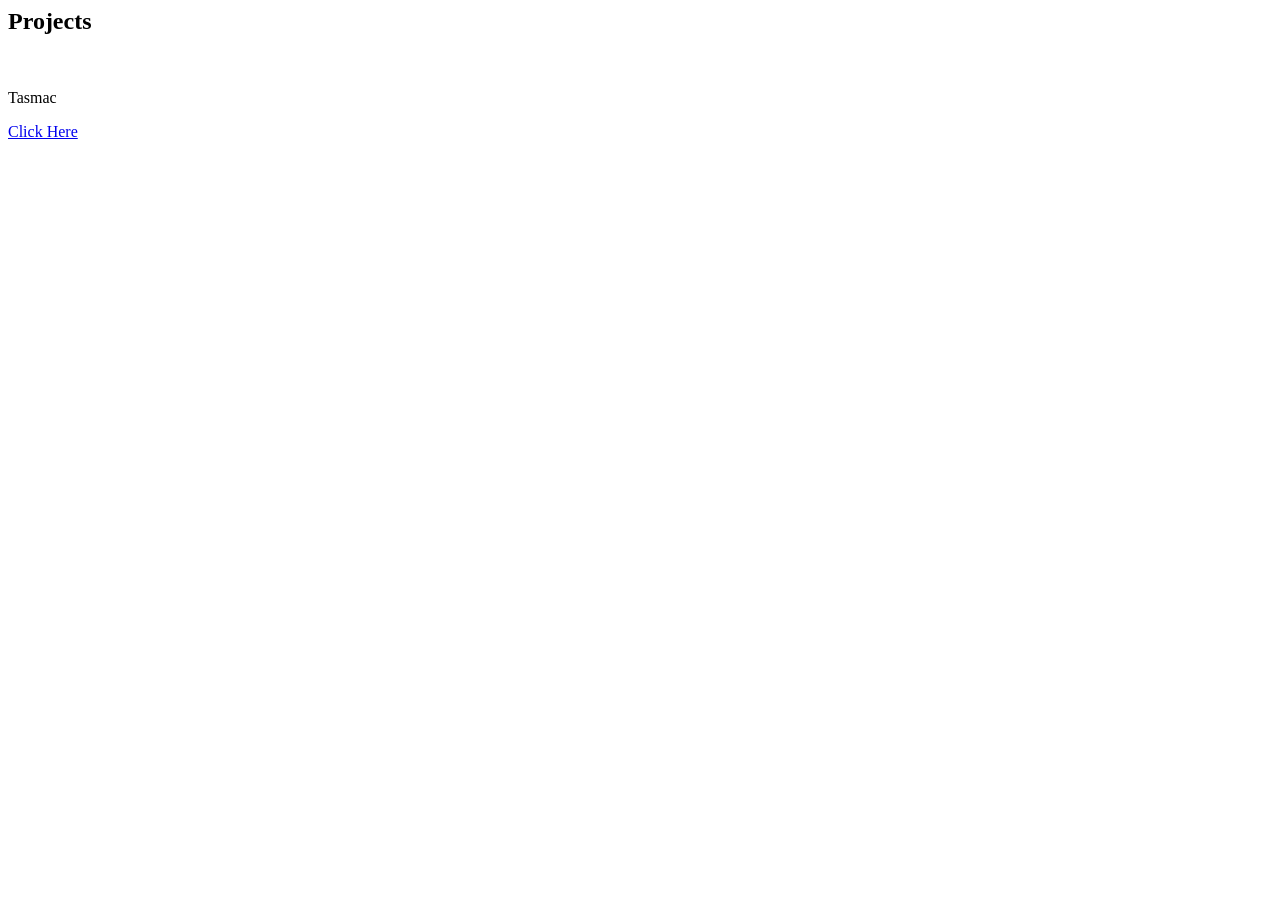
<file: index.html>
<html lang="en">
<head>
    <meta charset="UTF-8">
    <meta name="viewport" content="width=device-width, initial-scale=1.0">
    <title>Document</title>
</head>
<body>
    <h2>Projects</h2>
    <br>
    <p>Tasmac</p>
    <a href="Projecttasmac/index.html">Click Here</a>
</body>
</html>
</file>
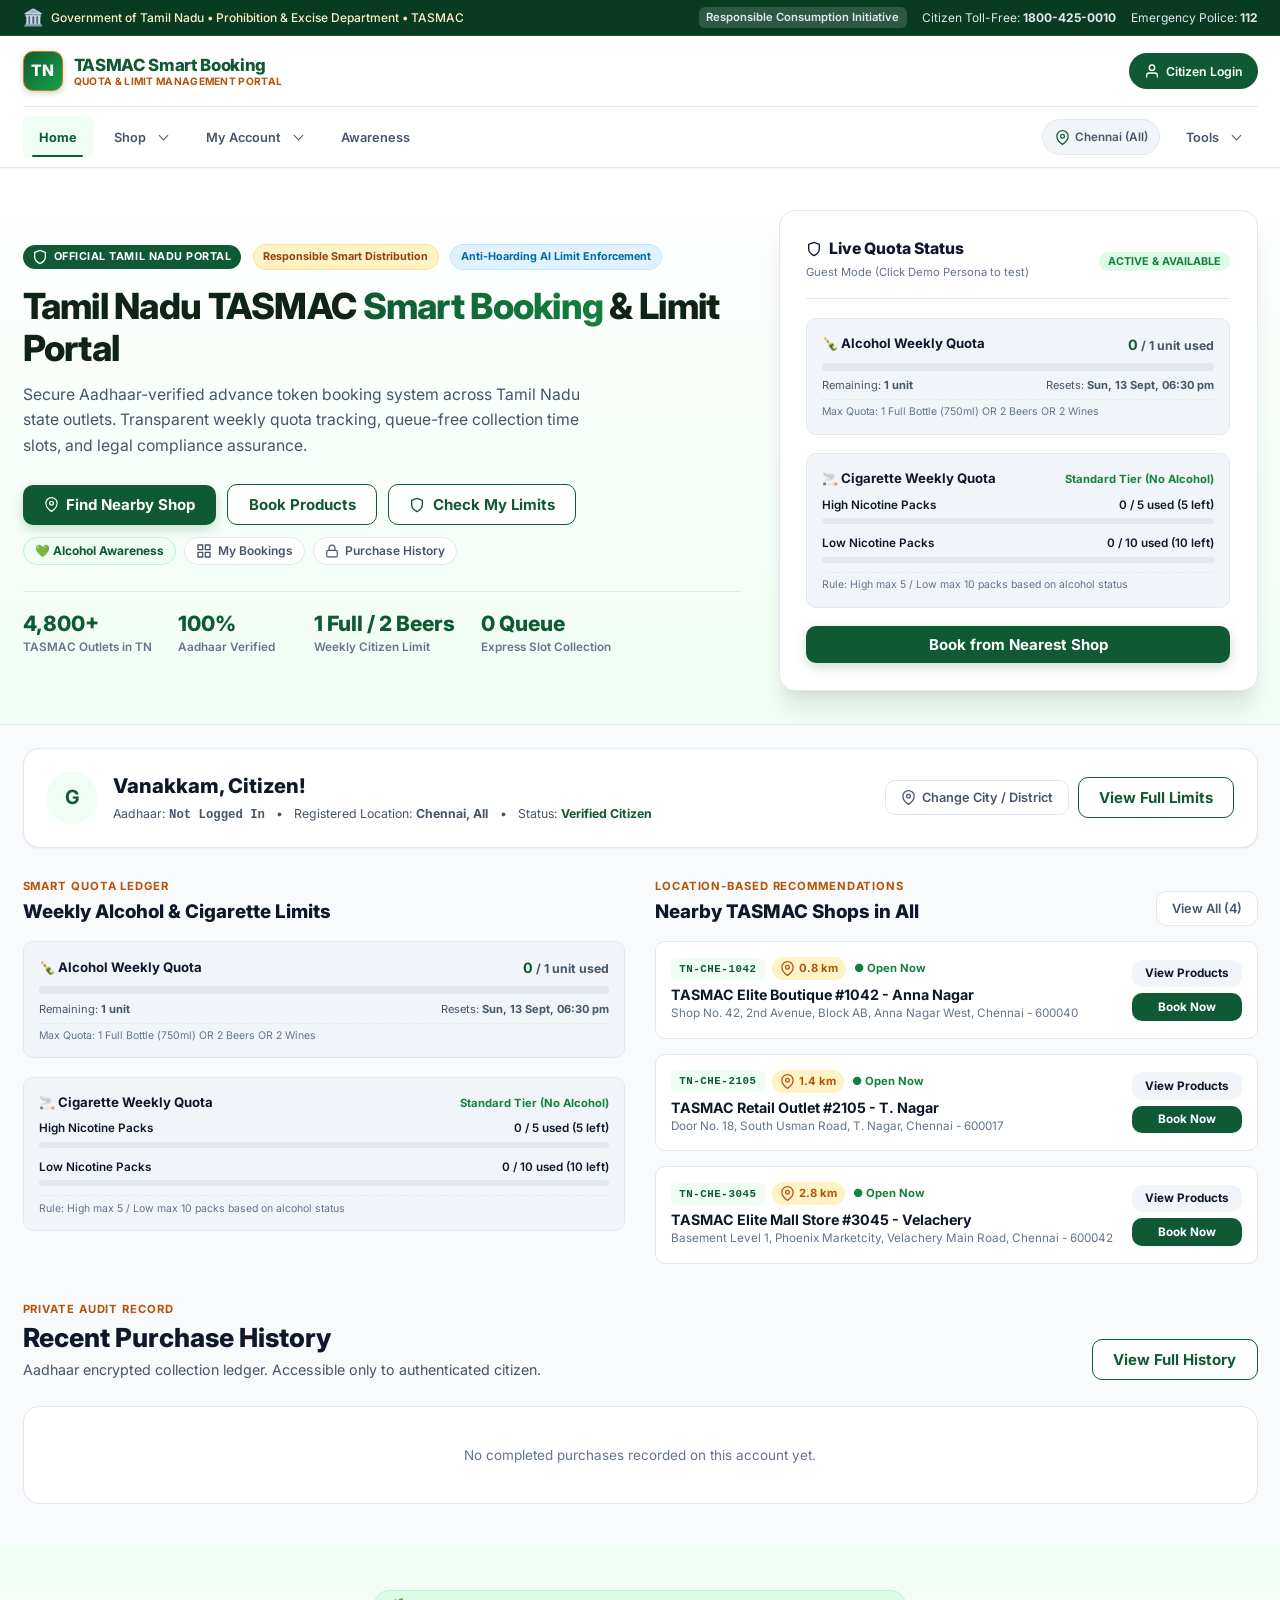
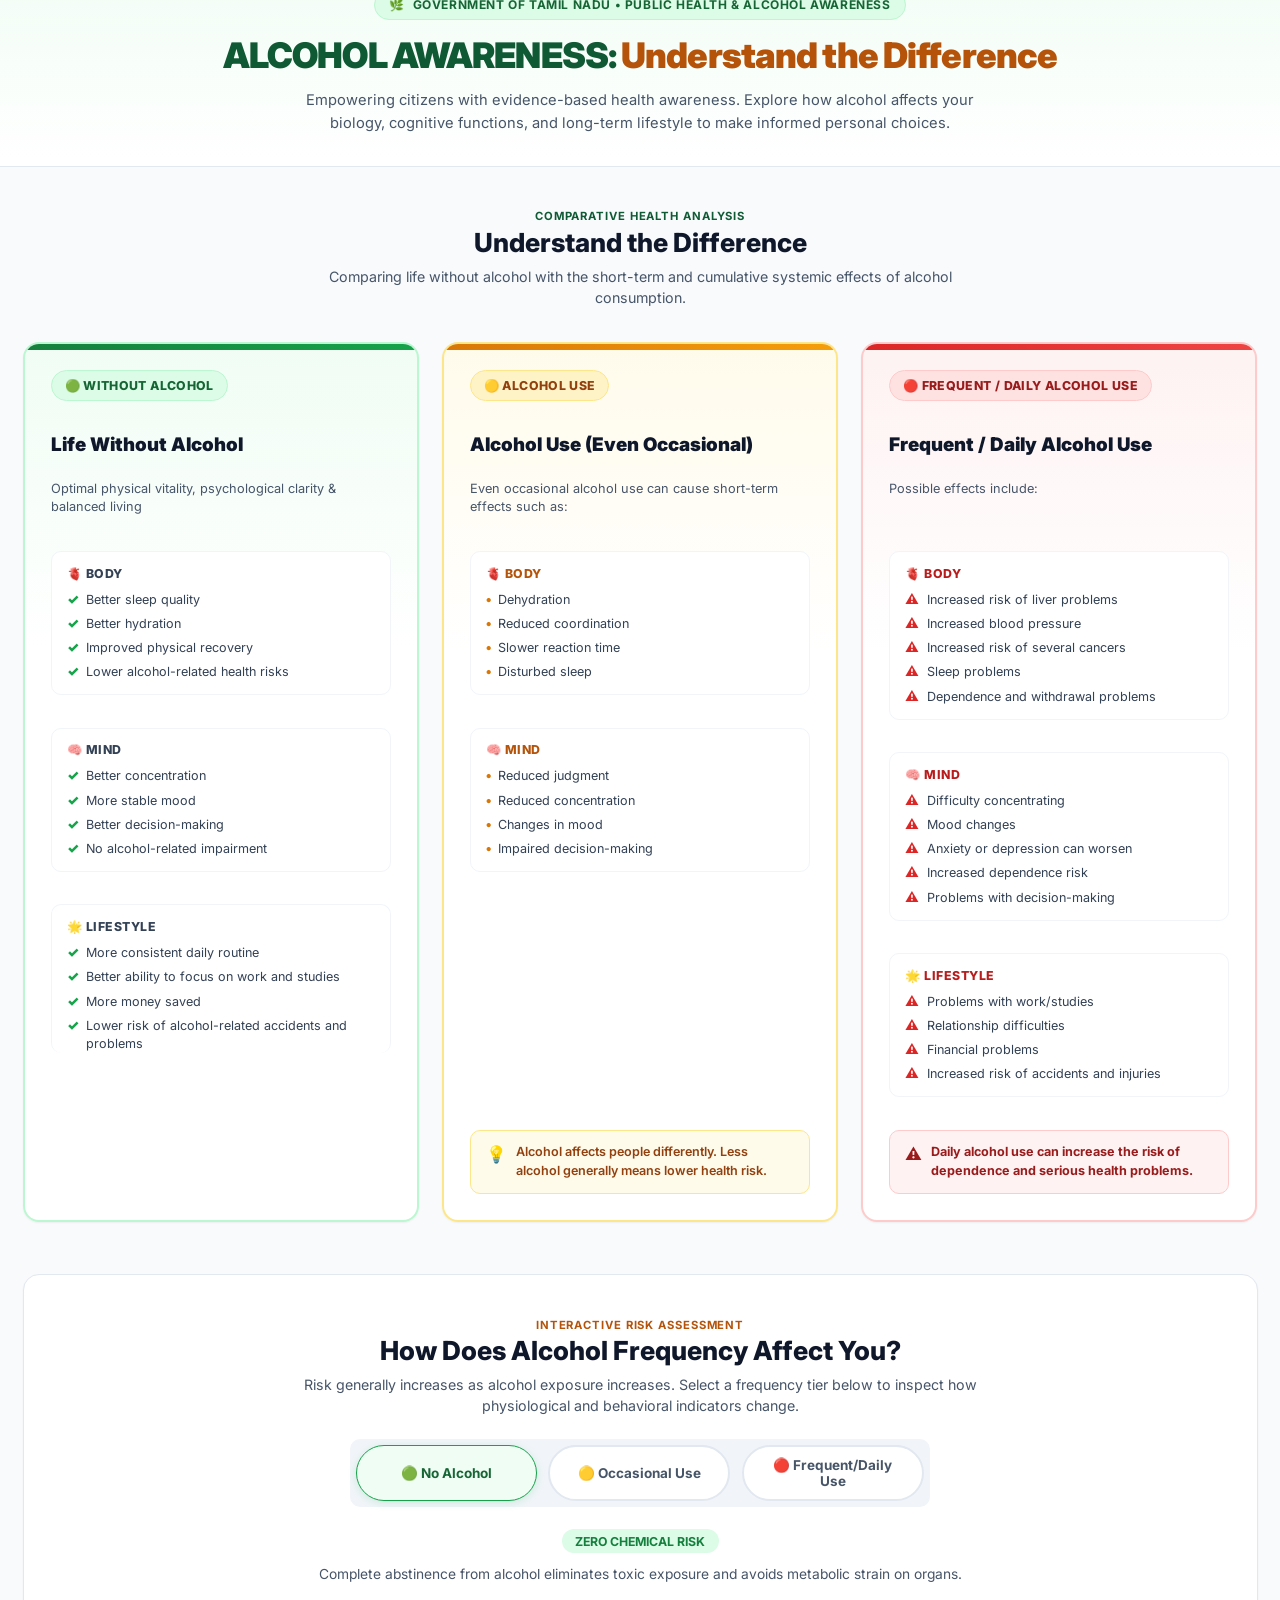
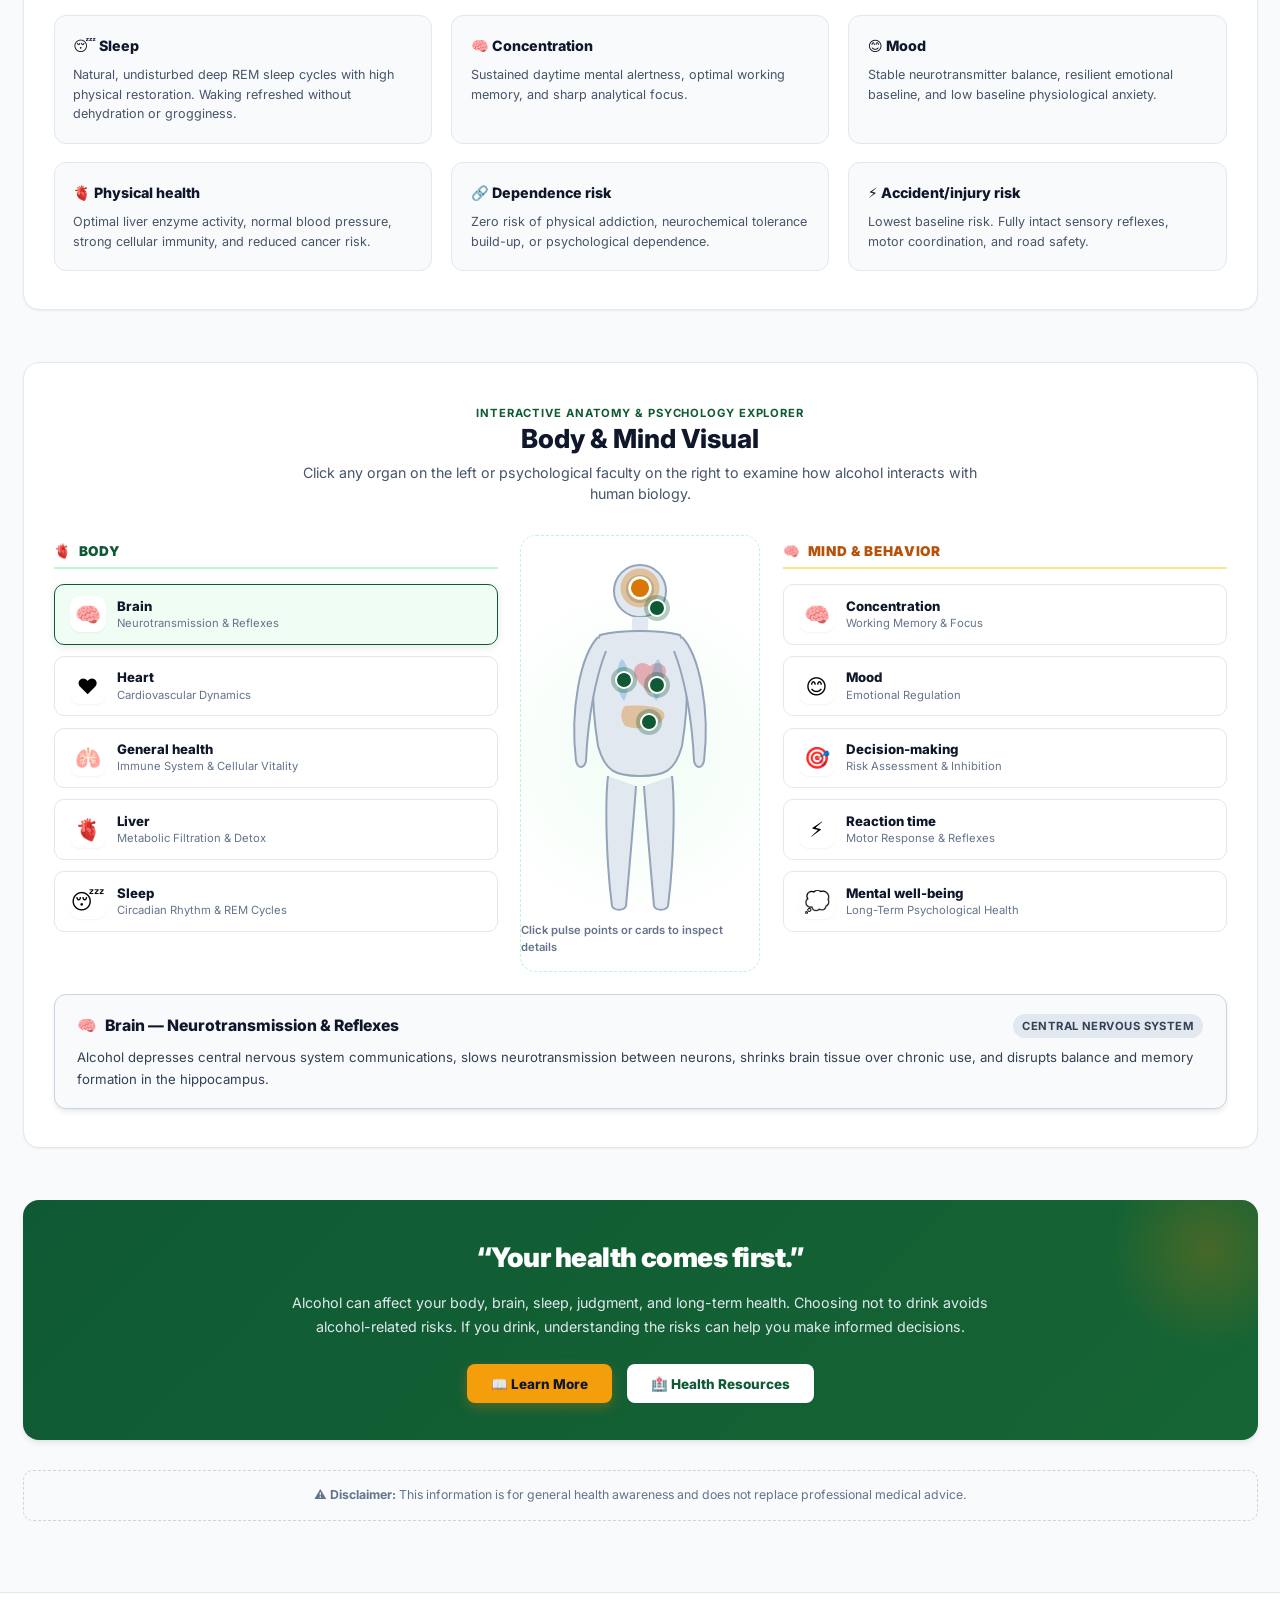
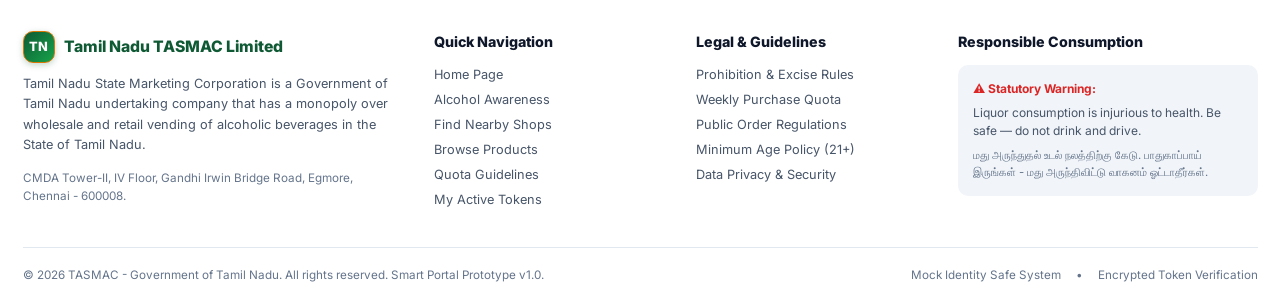
<file: Project3/index.html>
<!DOCTYPE html>
<html lang="en">
<head>
  <meta charset="UTF-8">
  <meta name="viewport" content="width=device-width, initial-scale=1.0">
  <title>Tamil Nadu TASMAC Smart Booking & Limit Management Portal</title>
  <meta name="description" content="Official Tamil Nadu TASMAC Smart Advance Token Booking, Aadhaar-verified weekly alcohol and cigarette quota management system.">
  <link rel="preconnect" href="https://fonts.googleapis.com">
  <link rel="preconnect" href="https://fonts.gstatic.com" crossorigin>
  <link href="https://fonts.googleapis.com/css2?family=Inter:wght@400;500;600;700;800;900&display=swap" rel="stylesheet">
  <link rel="stylesheet" href="css/style.css">
  <link rel="icon" href="data:image/svg+xml,<svg xmlns=%22http://www.w3.org/2000/svg%22 viewBox=%220 0 100 100%22><rect width=%22100%22 height=%22100%22 rx=%2220%22 fill=%22%230f5a34%22/><text y=%2265%22 font-size=%2250%22 font-weight=%22bold%22 fill=%22%23ffffff%22 x=%2250%22 text-anchor=%22middle%22 font-family=%22sans-serif%22>TN</text></svg>">
</head>
<body>
  <div id="app">
    <!-- Rendered dynamically by js/app.js -->
    <div style="min-height:100vh; display:flex; align-items:center; justify-content:center; flex-direction:column; gap:1rem; font-family:sans-serif; color:#0f5a34;">
      <div style="width:48px; height:48px; border:4px solid #e2e8f0; border-top-color:#0f5a34; border-radius:50%; animation:spin 0.8s linear infinite;"></div>
      <div style="font-weight:700; font-size:1.1rem;">Loading TASMAC Smart Portal...</div>
    </div>
  </div>

  <noscript>
    <div style="padding:2rem; text-align:center; color:#dc2626;">
      JavaScript is required to access the Tamil Nadu TASMAC Smart Booking portal. Please enable JavaScript in your browser settings.
    </div>
  </noscript>

  <!-- Scripts in dependency order -->
  <script src="js/qrcode.min.js"></script>
  <script src="js/data.js"></script>
  <script src="js/store.js"></script>
  <script src="js/components.js"></script>
  <script src="js/app.js"></script>

  <style>
    @keyframes spin {
      to { transform: rotate(360deg); }
    }
  </style>
</body>
</html>
</file>
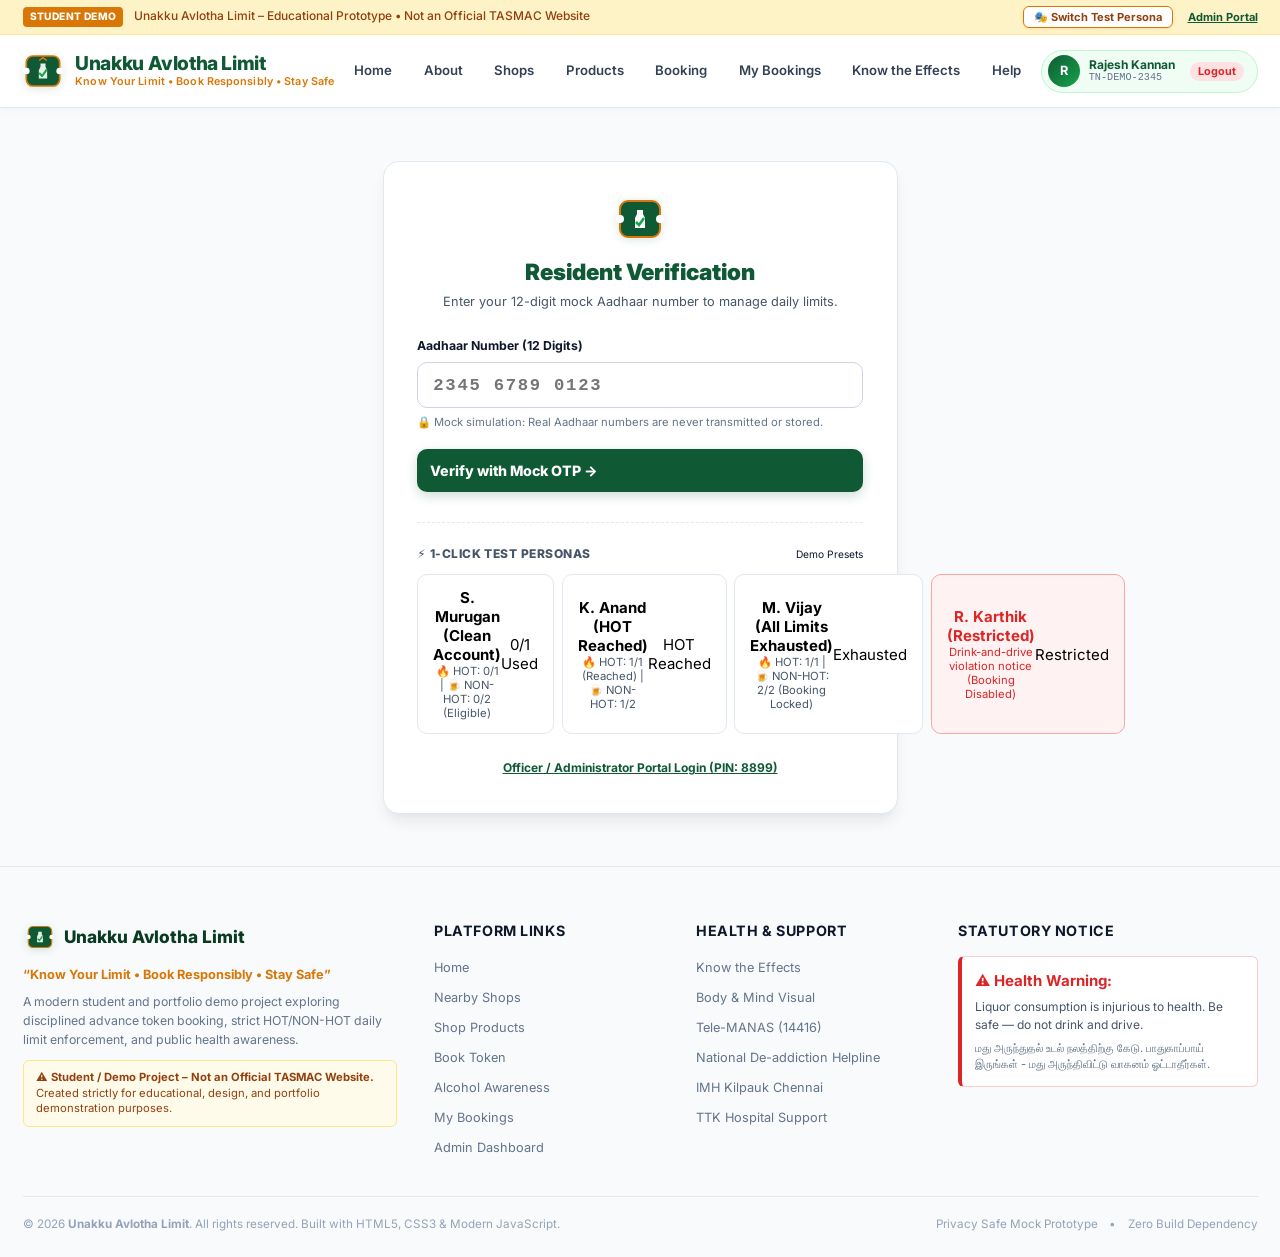
<file: Project3/admin.html>
<!DOCTYPE html>
<html lang="en">
<head>
  <meta charset="UTF-8">
  <meta name="viewport" content="width=device-width, initial-scale=1.0">
  <title>Admin & Restriction Console • Unakku Avlotha Limit</title>
  <meta name="description" content="Enforcement officer console for daily quota monitoring, Canvas analytics, outlet management, and resident restriction controls.">
  <link rel="preconnect" href="https://fonts.googleapis.com">
  <link rel="preconnect" href="https://fonts.gstatic.com" crossorigin>
  <link href="https://fonts.googleapis.com/css2?family=Inter:wght@400;500;600;700;800;900&display=swap" rel="stylesheet">
  <link rel="stylesheet" href="css/style.css">
  <link rel="icon" href="data:image/svg+xml,<svg xmlns=%22http://www.w3.org/2000/svg%22 viewBox=%220 0 48 48%22><rect width=%2248%22 height=%2248%22 rx=%2210%22 fill=%22%230f5a34%22/><path d=%22M21 15 H27 V19 L29 23 V33 H19 V23 L21 19 Z%22 fill=%22white%22/><path d=%22M20 27 L23 30 L28 23%22 stroke=%22%2316a34a%22 stroke-width=%223%22 fill=%22none%22/></svg>">
  <style>
    .admin-tab-btn {
      padding: 0.65rem 1.25rem;
      font-weight: 700;
      font-size: 0.88rem;
      border-radius: 8px;
      color: #64748b;
      cursor: pointer;
      transition: all 0.15s ease;
      background: transparent;
      border: 1px solid transparent;
    }
    .admin-tab-btn.active {
      background: #0f5a34;
      color: #ffffff;
    }
    .admin-tab-btn:hover:not(.active) {
      background: #f1f5f9;
      color: #0f172a;
    }
  </style>
</head>
<body style="background:var(--bg-page);">
  <div id="headerMount"></div>

  <main style="padding:2.5rem 0 4rem;">
    <div class="container">
      
      <!-- Officer Header & Greeting -->
      <div class="card" style="padding:1.5rem; background:#0f172a; color:#ffffff; border-radius:14px; margin-bottom:1.75rem; border:1px solid #334155;">
        <div class="flex justify-between items-center flex-wrap gap-3">
          <div class="flex items-center gap-3">
            <div style="width:46px; height:46px; background:#0284c7; border-radius:10px; display:flex; align-items:center; justify-content:center; font-size:1.5rem;">
              🛡️
            </div>
            <div>
              <div class="flex items-center gap-2">
                <h1 style="font-size:1.35rem; font-weight:900; color:#ffffff;">State Enforcement & Monitoring Console</h1>
                <span class="badge" style="background:#38bdf8; color:#0f172a; font-weight:800;">ADMIN</span>
              </div>
              <p style="font-size:0.82rem; color:#94a3b8; margin-top:0.2rem;">
                Officer: <strong>Dr. K. Rathinavel</strong> • Role: Central Quota & Restrictions Officer
              </p>
            </div>
          </div>

          <div class="flex gap-2">
            <button class="btn-persona-quick" onclick="UalUI.openPersonaModal()" style="background:#1e293b; color:#ffffff; border-color:#475569;">
              🎭 Switch Demo Persona
            </button>
            <a href="dashboard.html" class="btn-outline" style="color:#ffffff; border-color:#475569; font-size:0.82rem; padding:0.45rem 0.85rem;">
              Resident View
            </a>
          </div>
        </div>
      </div>

      <!-- KPI Metrics Row -->
      <div class="grid grid-cols-2 sm:grid-cols-3 lg:grid-cols-5 gap-3" style="margin-bottom:2rem;">
        <div class="card" style="padding:1.15rem; background:#ffffff; border-radius:10px; border:1px solid #e2e8f0;">
          <span style="font-size:0.75rem; color:var(--text-muted); font-weight:700; text-transform:uppercase;">Verified Residents</span>
          <div style="font-size:1.6rem; font-weight:900; color:#0f5a34; margin-top:0.25rem;" id="kpiResidents">0</div>
          <span style="font-size:0.7rem; color:#16a34a;">● Aadhaar verified</span>
        </div>

        <div class="card" style="padding:1.15rem; background:#ffffff; border-radius:10px; border:1px solid #e2e8f0;">
          <span style="font-size:0.75rem; color:var(--text-muted); font-weight:700; text-transform:uppercase;">Registered Shops</span>
          <div style="font-size:1.6rem; font-weight:900; color:#0f5a34; margin-top:0.25rem;" id="kpiShops">0</div>
          <span style="font-size:0.7rem; color:#0284c7;">● Active state outlets</span>
        </div>

        <div class="card" style="padding:1.15rem; background:#ffffff; border-radius:10px; border:1px solid #e2e8f0;">
          <span style="font-size:0.75rem; color:var(--text-muted); font-weight:700; text-transform:uppercase;">Today's Tokens</span>
          <div style="font-size:1.6rem; font-weight:900; color:#0f5a34; margin-top:0.25rem;" id="kpiTokens">0</div>
          <span style="font-size:0.7rem; color:#d97706;">● Queue passes active</span>
        </div>

        <div class="card" style="padding:1.15rem; background:#ffffff; border-radius:10px; border:1px solid #e2e8f0;">
          <span style="font-size:0.75rem; color:var(--text-muted); font-weight:700; text-transform:uppercase;">Active Restrictions</span>
          <div style="font-size:1.6rem; font-weight:900; color:#dc2626; margin-top:0.25rem;" id="kpiRestrictions">0</div>
          <span style="font-size:0.7rem; color:#dc2626;">● Statutory holds</span>
        </div>

        <div class="card" style="padding:1.15rem; background:#ffffff; border-radius:10px; border:1px solid #e2e8f0;">
          <span style="font-size:0.75rem; color:var(--text-muted); font-weight:700; text-transform:uppercase;">Counter Value</span>
          <div style="font-size:1.45rem; font-weight:900; color:#0f172a; margin-top:0.25rem;" id="kpiRevenue">₹0</div>
          <span style="font-size:0.7rem; color:var(--text-muted);">● Total scheduled</span>
        </div>
      </div>

      <!-- HTML5 Canvas Visual Charts -->
      <div class="grid grid-cols-1 md:grid-cols-2 gap-4" style="margin-bottom:2rem;">
        <div class="card" style="padding:1.5rem; background:#ffffff; border-radius:12px; border:1px solid #e2e8f0;">
          <h3 style="font-size:1rem; font-weight:800; color:#0f5a34; margin-bottom:0.25rem;">
            Token Volume by Category
          </h3>
          <p style="font-size:0.78rem; color:var(--text-secondary); margin-bottom:1rem;">
            Comparison of HOT Spirits (Cap 1/day) vs NON-HOT Milds (Cap 2/day)
          </p>
          <canvas id="chartTokensByCategory" width="420" height="200" style="width:100%; height:200px;"></canvas>
        </div>

        <div class="card" style="padding:1.5rem; background:#ffffff; border-radius:12px; border:1px solid #e2e8f0;">
          <h3 style="font-size:1rem; font-weight:800; color:#0f5a34; margin-bottom:0.25rem;">
            Outlet Booking Density
          </h3>
          <p style="font-size:0.78rem; color:var(--text-secondary); margin-bottom:1rem;">
            Token reservations across key Chennai retail and Elite store locations
          </p>
          <canvas id="chartBookingsByOutlet" width="420" height="200" style="width:100%; height:200px;"></canvas>
        </div>
      </div>

      <!-- Administration Navigation Tabs -->
      <div class="flex gap-2" style="margin-bottom:1.25rem; border-bottom:1px solid #e2e8f0; padding-bottom:0.5rem;">
        <button class="admin-tab-btn active" data-target="secRestrictions">
          🚫 Customer Statutory Restrictions
        </button>
        <button class="admin-tab-btn" data-target="secShops">
          🏪 Retail Outlets Operations
        </button>
        <button class="admin-tab-btn" data-target="secInventory">
          📦 Inventory & Stock Adjustments
        </button>
      </div>

      <!-- Section 1: Customer Restrictions Management -->
      <section id="secRestrictions" class="admin-section">
        <div class="card" style="background:#ffffff; border-radius:12px; border:1px solid #e2e8f0; overflow:hidden;">
          <div style="padding:1.25rem 1.5rem; background:#f8fafc; border-bottom:1px solid #e2e8f0;">
            <h3 style="font-size:1.05rem; font-weight:800; color:#0f5a34;">Resident Daily Limits & Statutory Restrictions</h3>
            <p style="font-size:0.8rem; color:var(--text-secondary); margin-top:0.2rem;">
              Enforce temporary booking suspensions for drink-and-drive citations or public order cases.
            </p>
          </div>

          <div style="overflow-x:auto;">
            <table style="width:100%; border-collapse:collapse;">
              <thead style="background:#f8fafc; font-size:0.75rem; text-transform:uppercase; color:var(--text-muted); border-bottom:1px solid #e2e8f0;">
                <tr>
                  <th style="padding:0.75rem 1rem; text-align:left;">Resident Name</th>
                  <th style="padding:0.75rem 1rem; text-align:left;">Identity</th>
                  <th style="padding:0.75rem 1rem; text-align:left;">Daily Usage</th>
                  <th style="padding:0.75rem 1rem; text-align:left;">Restriction Status</th>
                  <th style="padding:0.75rem 1rem; text-align:right;">Enforcement Action</th>
                </tr>
              </thead>
              <tbody id="customerRestrictionsTbody">
                <!-- Populated by admin.js -->
              </tbody>
            </table>
          </div>
        </div>
      </section>

      <!-- Section 2: Shop Operations Management -->
      <section id="secShops" class="admin-section hidden">
        <div class="card" style="background:#ffffff; border-radius:12px; border:1px solid #e2e8f0; overflow:hidden;">
          <div style="padding:1.25rem 1.5rem; background:#f8fafc; border-bottom:1px solid #e2e8f0;">
            <h3 style="font-size:1.05rem; font-weight:800; color:#0f5a34;">TASMAC Retail Outlets Operations</h3>
            <p style="font-size:0.8rem; color:var(--text-secondary); margin-top:0.2rem;">
              Toggle shop open/closed status to manage localized congestion and operating hours.
            </p>
          </div>

          <div style="overflow-x:auto;">
            <table style="width:100%; border-collapse:collapse;">
              <thead style="background:#f8fafc; font-size:0.75rem; text-transform:uppercase; color:var(--text-muted); border-bottom:1px solid #e2e8f0;">
                <tr>
                  <th style="padding:0.75rem 1rem; text-align:left;">Shop ID</th>
                  <th style="padding:0.75rem 1rem; text-align:left;">Outlet Name</th>
                  <th style="padding:0.75rem 1rem; text-align:left;">District & Locality</th>
                  <th style="padding:0.75rem 1rem; text-align:left;">Status</th>
                  <th style="padding:0.75rem 1rem; text-align:right;">Actions</th>
                </tr>
              </thead>
              <tbody id="shopManagementTbody">
                <!-- Populated by admin.js -->
              </tbody>
            </table>
          </div>
        </div>
      </section>

      <!-- Section 3: Inventory Control -->
      <section id="secInventory" class="admin-section hidden">
        <div class="card" style="background:#ffffff; border-radius:12px; border:1px solid #e2e8f0; overflow:hidden;">
          <div style="padding:1.25rem 1.5rem; background:#f8fafc; border-bottom:1px solid #e2e8f0;">
            <h3 style="font-size:1.05rem; font-weight:800; color:#0f5a34;">Inventory Allocation & Stock Replenishment</h3>
            <p style="font-size:0.8rem; color:var(--text-secondary); margin-top:0.2rem;">
              Adjust unit availability for outlet <strong>#101 – Anna Nagar</strong>.
            </p>
          </div>

          <div style="overflow-x:auto;">
            <table style="width:100%; border-collapse:collapse;">
              <thead style="background:#f8fafc; font-size:0.75rem; text-transform:uppercase; color:var(--text-muted); border-bottom:1px solid #e2e8f0;">
                <tr>
                  <th style="padding:0.75rem 1rem; text-align:left;">Product ID</th>
                  <th style="padding:0.75rem 1rem; text-align:left;">Brand & Name</th>
                  <th style="padding:0.75rem 1rem; text-align:left;">MRP (₹)</th>
                  <th style="padding:0.75rem 1rem; text-align:left;">Outlet Units</th>
                  <th style="padding:0.75rem 1rem; text-align:right;">Stock Adjustment</th>
                </tr>
              </thead>
              <tbody id="inventoryTbody">
                <!-- Populated by admin.js -->
              </tbody>
            </table>
          </div>
        </div>
      </section>

    </div>
  </main>

  <div id="footerMount"></div>

  <!-- Scripts -->
  <script src="js/qrcode.min.js"></script>
  <script src="js/common.js"></script>
  <script src="js/admin.js"></script>
</body>
</html>
</file>
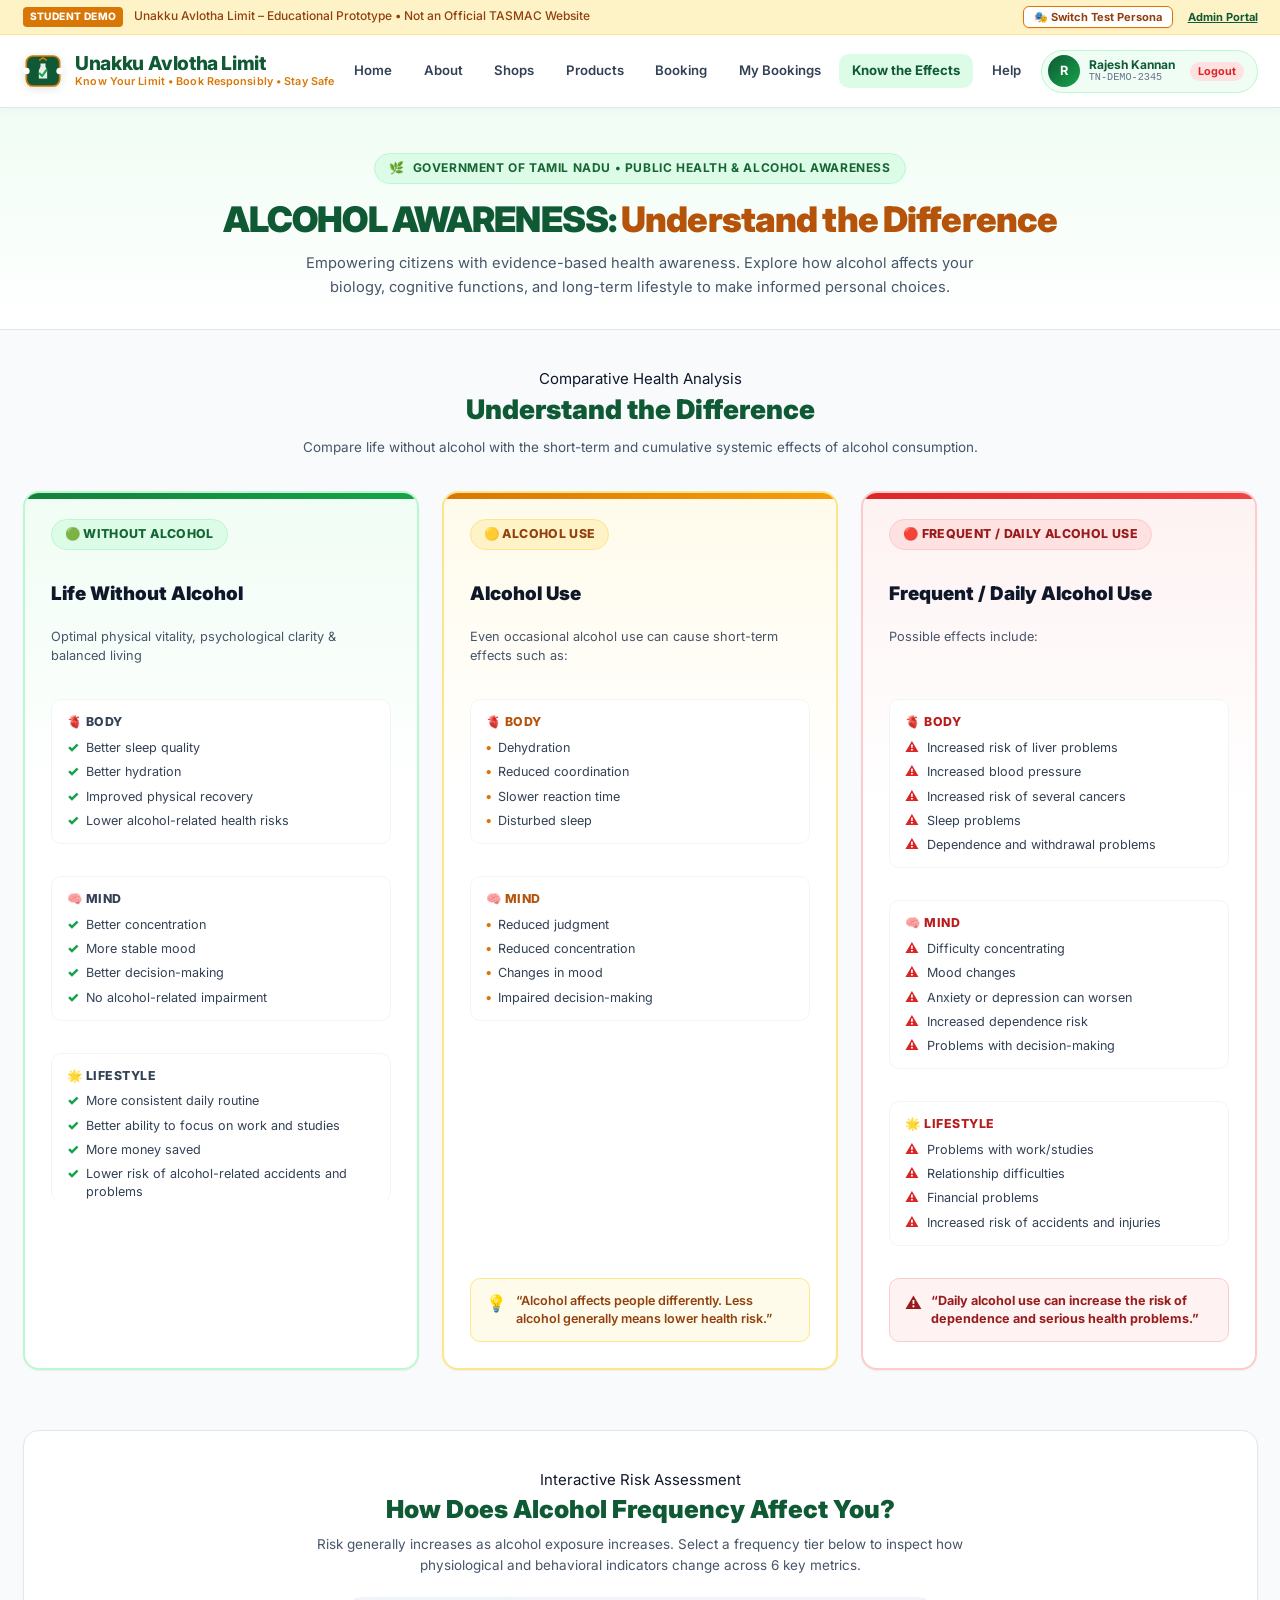
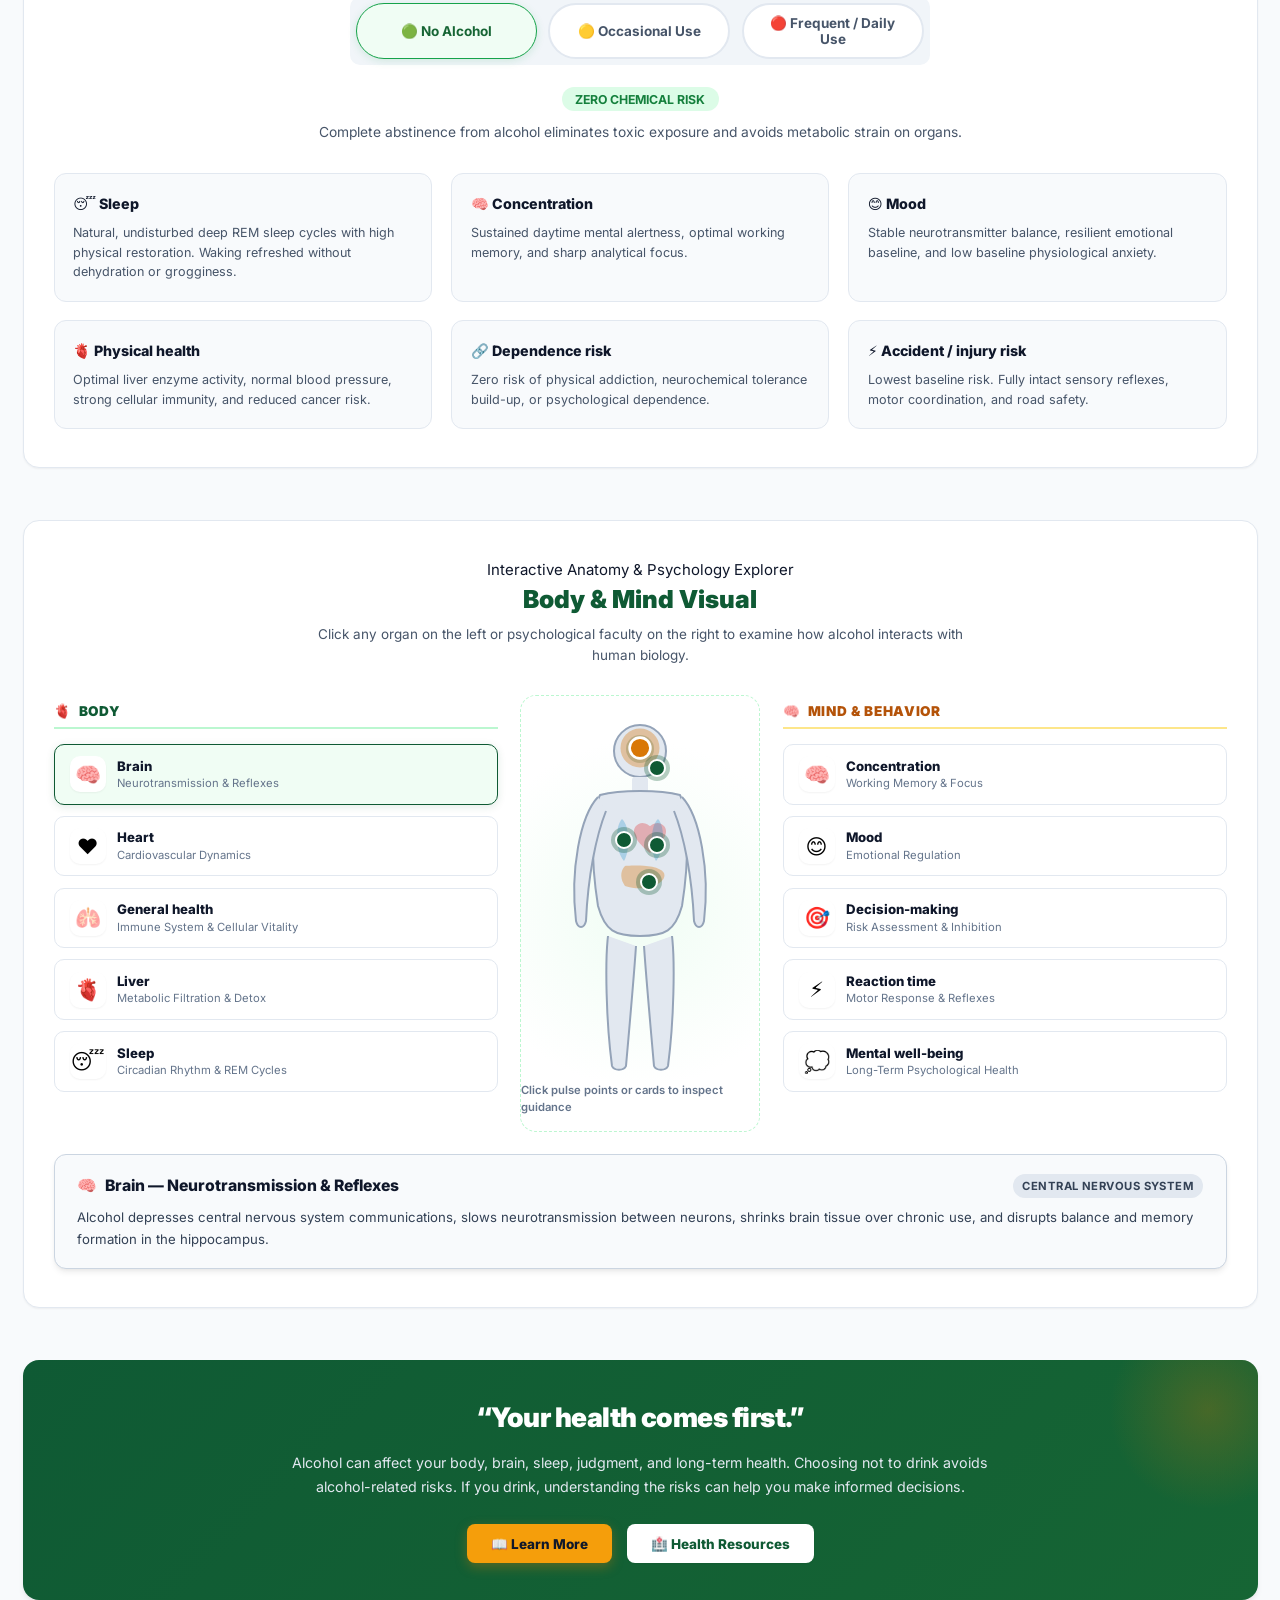
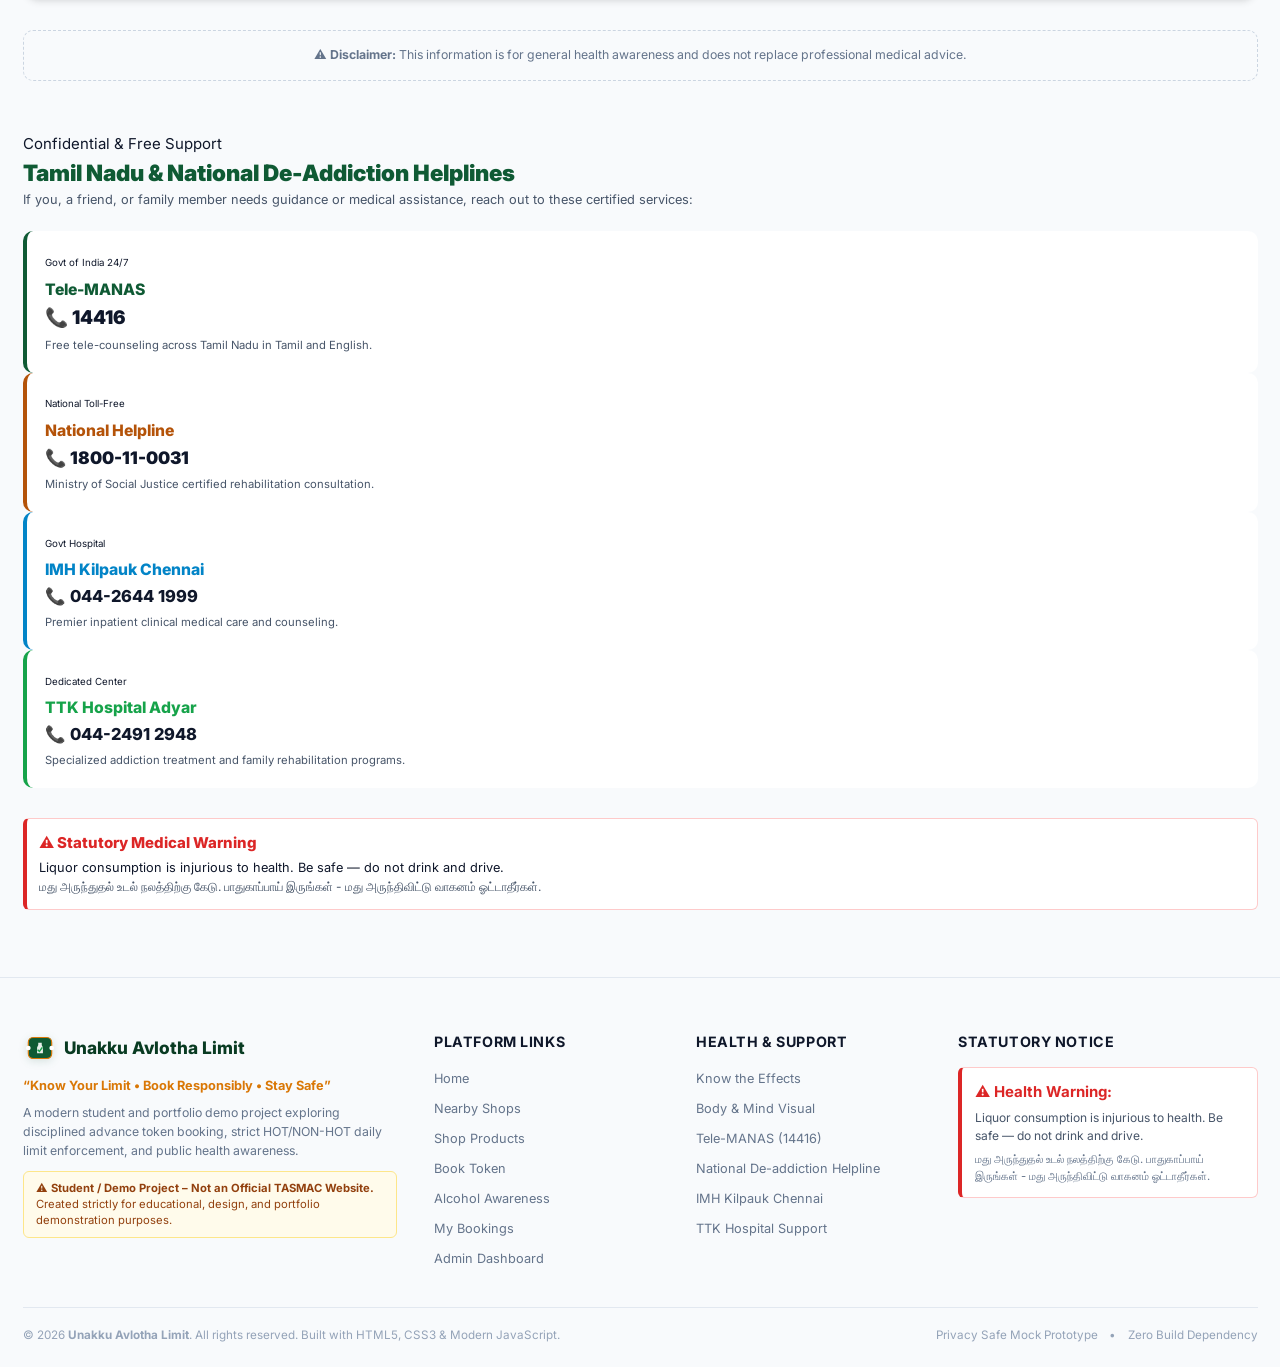
<file: Project3/awareness.html>
<!DOCTYPE html>
<html lang="en">
<head>
  <meta charset="UTF-8">
  <meta name="viewport" content="width=device-width, initial-scale=1.0">
  <title>Alcohol Awareness • Understand the Difference • Unakku Avlotha Limit</title>
  <meta name="description" content="Public health education comparing life without alcohol vs. alcohol use, interactive body and mind visualizer, and confidential medical helplines.">
  <link rel="preconnect" href="https://fonts.googleapis.com">
  <link rel="preconnect" href="https://fonts.gstatic.com" crossorigin>
  <link href="https://fonts.googleapis.com/css2?family=Inter:wght@400;500;600;700;800;900&display=swap" rel="stylesheet">
  <link rel="stylesheet" href="css/style.css">
  <link rel="icon" href="data:image/svg+xml,<svg xmlns=%22http://www.w3.org/2000/svg%22 viewBox=%220 0 48 48%22><rect width=%2248%22 height=%2248%22 rx=%2210%22 fill=%22%230f5a34%22/><path d=%22M21 15 H27 V19 L29 23 V33 H19 V23 L21 19 Z%22 fill=%22white%22/><path d=%22M20 27 L23 30 L28 23%22 stroke=%22%2316a34a%22 stroke-width=%223%22 fill=%22none%22/></svg>">
</head>
<body style="background:var(--bg-page);">
  <div id="headerMount"></div>

  <main style="padding:0 0 4.5rem;">
    <!-- Awareness Hero -->
    <div class="awareness-hero">
      <div class="container">
        <div class="awareness-hero-badge">
          <span>🌿</span>
          <span>Government of Tamil Nadu • Public Health & Alcohol Awareness</span>
        </div>
        <h1 class="awareness-hero-title">
          ALCOHOL AWARENESS: <span>Understand the Difference</span>
        </h1>
        <p class="awareness-hero-sub">
          Empowering citizens with evidence-based health awareness. Explore how alcohol affects your biology, cognitive functions, and long-term lifestyle to make informed personal choices.
        </p>
      </div>
    </div>

    <div class="container" style="padding-top:2.5rem;">
      
      <!-- ===================================================================
           SECTION 1: UNDERSTAND THE DIFFERENCE (3 COMPARISON CARDS)
           =================================================================== -->
      <section id="understand-the-difference" style="margin-bottom:4rem;">
        <div style="text-align:center; margin-bottom:2.25rem;">
          <span class="badge badge-success" style="margin-bottom:0.5rem;">Comparative Health Analysis</span>
          <h2 style="font-size:1.8rem; font-weight:900; color:#0f5a34;">Understand the Difference</h2>
          <p style="font-size:0.9rem; color:var(--text-secondary); max-width:680px; margin:0.4rem auto 0;">
            Compare life without alcohol with the short-term and cumulative systemic effects of alcohol consumption.
          </p>
        </div>

        <div class="diff-cards-grid">
          <!-- Card 1: WITHOUT ALCOHOL -->
          <div class="diff-card without-alcohol">
            <span class="diff-tag-pill success">🟢 WITHOUT ALCOHOL</span>
            <h3 class="diff-card-title">Life Without Alcohol</h3>
            <p class="diff-card-sub">Optimal physical vitality, psychological clarity & balanced living</p>

            <!-- Body -->
            <div class="diff-section-block">
              <div class="diff-section-header">
                <span>🫀 Body</span>
              </div>
              <ul class="diff-list">
                <li><span class="diff-bullet" style="color:#16a34a;">✓</span><span>Better sleep quality</span></li>
                <li><span class="diff-bullet" style="color:#16a34a;">✓</span><span>Better hydration</span></li>
                <li><span class="diff-bullet" style="color:#16a34a;">✓</span><span>Improved physical recovery</span></li>
                <li><span class="diff-bullet" style="color:#16a34a;">✓</span><span>Lower alcohol-related health risks</span></li>
              </ul>
            </div>

            <!-- Mind -->
            <div class="diff-section-block">
              <div class="diff-section-header">
                <span>🧠 Mind</span>
              </div>
              <ul class="diff-list">
                <li><span class="diff-bullet" style="color:#16a34a;">✓</span><span>Better concentration</span></li>
                <li><span class="diff-bullet" style="color:#16a34a;">✓</span><span>More stable mood</span></li>
                <li><span class="diff-bullet" style="color:#16a34a;">✓</span><span>Better decision-making</span></li>
                <li><span class="diff-bullet" style="color:#16a34a;">✓</span><span>No alcohol-related impairment</span></li>
              </ul>
            </div>

            <!-- Lifestyle -->
            <div class="diff-section-block">
              <div class="diff-section-header">
                <span>🌟 Lifestyle</span>
              </div>
              <ul class="diff-list">
                <li><span class="diff-bullet" style="color:#16a34a;">✓</span><span>More consistent daily routine</span></li>
                <li><span class="diff-bullet" style="color:#16a34a;">✓</span><span>Better ability to focus on work and studies</span></li>
                <li><span class="diff-bullet" style="color:#16a34a;">✓</span><span>More money saved</span></li>
                <li><span class="diff-bullet" style="color:#16a34a;">✓</span><span>Lower risk of alcohol-related accidents and problems</span></li>
              </ul>
            </div>
          </div>

          <!-- Card 2: ALCOHOL USE -->
          <div class="diff-card alcohol-use">
            <span class="diff-tag-pill warning">🟡 ALCOHOL USE</span>
            <h3 class="diff-card-title">Alcohol Use</h3>
            <p class="diff-card-sub">Even occasional alcohol use can cause short-term effects such as:</p>

            <!-- Body -->
            <div class="diff-section-block">
              <div class="diff-section-header">
                <span>🫀 Body</span>
              </div>
              <ul class="diff-list">
                <li><span class="diff-bullet" style="color:#d97706;">•</span><span>Dehydration</span></li>
                <li><span class="diff-bullet" style="color:#d97706;">•</span><span>Reduced coordination</span></li>
                <li><span class="diff-bullet" style="color:#d97706;">•</span><span>Slower reaction time</span></li>
                <li><span class="diff-bullet" style="color:#d97706;">•</span><span>Disturbed sleep</span></li>
              </ul>
            </div>

            <!-- Mind -->
            <div class="diff-section-block">
              <div class="diff-section-header">
                <span>🧠 Mind</span>
              </div>
              <ul class="diff-list">
                <li><span class="diff-bullet" style="color:#d97706;">•</span><span>Reduced judgment</span></li>
                <li><span class="diff-bullet" style="color:#d97706;">•</span><span>Reduced concentration</span></li>
                <li><span class="diff-bullet" style="color:#d97706;">•</span><span>Changes in mood</span></li>
                <li><span class="diff-bullet" style="color:#d97706;">•</span><span>Impaired decision-making</span></li>
              </ul>
            </div>

            <!-- Mandatory Educational Callout Message -->
            <div class="diff-callout-message">
              <span style="font-size:1.1rem;">💡</span>
              <span>“Alcohol affects people differently. Less alcohol generally means lower health risk.”</span>
            </div>
          </div>

          <!-- Card 3: FREQUENT / DAILY ALCOHOL USE -->
          <div class="diff-card frequent-use">
            <span class="diff-tag-pill danger">🔴 FREQUENT / DAILY ALCOHOL USE</span>
            <h3 class="diff-card-title">Frequent / Daily Alcohol Use</h3>
            <p class="diff-card-sub">Possible effects include:</p>

            <!-- Body -->
            <div class="diff-section-block">
              <div class="diff-section-header">
                <span>🫀 Body</span>
              </div>
              <ul class="diff-list">
                <li><span class="diff-bullet" style="color:#dc2626;">⚠</span><span>Increased risk of liver problems</span></li>
                <li><span class="diff-bullet" style="color:#dc2626;">⚠</span><span>Increased blood pressure</span></li>
                <li><span class="diff-bullet" style="color:#dc2626;">⚠</span><span>Increased risk of several cancers</span></li>
                <li><span class="diff-bullet" style="color:#dc2626;">⚠</span><span>Sleep problems</span></li>
                <li><span class="diff-bullet" style="color:#dc2626;">⚠</span><span>Dependence and withdrawal problems</span></li>
              </ul>
            </div>

            <!-- Mind -->
            <div class="diff-section-block">
              <div class="diff-section-header">
                <span>🧠 Mind</span>
              </div>
              <ul class="diff-list">
                <li><span class="diff-bullet" style="color:#dc2626;">⚠</span><span>Difficulty concentrating</span></li>
                <li><span class="diff-bullet" style="color:#dc2626;">⚠</span><span>Mood changes</span></li>
                <li><span class="diff-bullet" style="color:#dc2626;">⚠</span><span>Anxiety or depression can worsen</span></li>
                <li><span class="diff-bullet" style="color:#dc2626;">⚠</span><span>Increased dependence risk</span></li>
                <li><span class="diff-bullet" style="color:#dc2626;">⚠</span><span>Problems with decision-making</span></li>
              </ul>
            </div>

            <!-- Lifestyle -->
            <div class="diff-section-block">
              <div class="diff-section-header">
                <span>🌟 Lifestyle</span>
              </div>
              <ul class="diff-list">
                <li><span class="diff-bullet" style="color:#dc2626;">⚠</span><span>Problems with work/studies</span></li>
                <li><span class="diff-bullet" style="color:#dc2626;">⚠</span><span>Relationship difficulties</span></li>
                <li><span class="diff-bullet" style="color:#dc2626;">⚠</span><span>Financial problems</span></li>
                <li><span class="diff-bullet" style="color:#dc2626;">⚠</span><span>Increased risk of accidents and injuries</span></li>
              </ul>
            </div>

            <!-- Prominent Warning Banner -->
            <div class="diff-warning-banner">
              <span style="font-size:1.1rem;">⚠️</span>
              <span>“Daily alcohol use can increase the risk of dependence and serious health problems.”</span>
            </div>
          </div>
        </div>
      </section>

      <!-- ===================================================================
           SECTION 2: HOW DOES ALCOHOL FREQUENCY AFFECT YOU? (3 TABS)
           =================================================================== -->
      <section class="freq-section" id="frequency-comparison">
        <div style="text-align:center; margin-bottom:1.5rem;">
          <span class="badge badge-warning" style="margin-bottom:0.4rem;">Interactive Risk Assessment</span>
          <h2 style="font-size:1.65rem; font-weight:900; color:#0f5a34;">How Does Alcohol Frequency Affect You?</h2>
          <p style="font-size:0.9rem; color:var(--text-secondary); max-width:680px; margin:0.4rem auto 0;">
            Risk generally increases as alcohol exposure increases. Select a frequency tier below to inspect how physiological and behavioral indicators change across 6 key metrics.
          </p>
        </div>

        <!-- 3 Selectable Frequency Tabs -->
        <div class="freq-tabs-bar">
          <button class="freq-tab-btn tab-no-alcohol active" onclick="switchFrequencyTab('noAlcohol')">
            <span>🟢 No Alcohol</span>
          </button>
          <button class="freq-tab-btn tab-occasional" onclick="switchFrequencyTab('occasional')">
            <span>🟡 Occasional Use</span>
          </button>
          <button class="freq-tab-btn tab-frequent" onclick="switchFrequencyTab('frequent')">
            <span>🔴 Frequent / Daily Use</span>
          </button>
        </div>

        <!-- Tab Summary Description -->
        <div style="text-align:center; margin-bottom:2rem;">
          <span id="freqBadge" class="status-indicator-pill status-active" style="font-size:0.82rem; padding:0.3rem 0.9rem;">
            Zero Chemical Risk
          </span>
          <p id="freqDesc" style="font-size:0.92rem; color:var(--text-secondary); max-width:680px; margin:0.75rem auto 0; line-height:1.6;">
            Complete abstinence from alcohol eliminates toxic exposure and avoids metabolic strain on organs.
          </p>
        </div>

        <!-- 6 Metrics Grid -->
        <div class="freq-grid">
          <!-- 1. Sleep -->
          <div class="freq-metric-card">
            <div class="freq-metric-header">
              <div class="freq-metric-title">
                <span>😴 Sleep</span>
              </div>
            </div>
            <p class="freq-metric-desc" id="metricSleep">Natural, undisturbed deep REM sleep cycles with high physical restoration. Waking refreshed without dehydration or grogginess.</p>
          </div>

          <!-- 2. Concentration -->
          <div class="freq-metric-card">
            <div class="freq-metric-header">
              <div class="freq-metric-title">
                <span>🧠 Concentration</span>
              </div>
            </div>
            <p class="freq-metric-desc" id="metricConcentration">Sustained daytime mental alertness, optimal working memory, and sharp analytical focus.</p>
          </div>

          <!-- 3. Mood -->
          <div class="freq-metric-card">
            <div class="freq-metric-header">
              <div class="freq-metric-title">
                <span>😊 Mood</span>
              </div>
            </div>
            <p class="freq-metric-desc" id="metricMood">Stable neurotransmitter balance, resilient emotional baseline, and low baseline physiological anxiety.</p>
          </div>

          <!-- 4. Physical Health -->
          <div class="freq-metric-card">
            <div class="freq-metric-header">
              <div class="freq-metric-title">
                <span>🫀 Physical health</span>
              </div>
            </div>
            <p class="freq-metric-desc" id="metricPhysicalHealth">Optimal liver enzyme activity, normal blood pressure, strong cellular immunity, and reduced cancer risk.</p>
          </div>

          <!-- 5. Dependence Risk -->
          <div class="freq-metric-card">
            <div class="freq-metric-header">
              <div class="freq-metric-title">
                <span>🔗 Dependence risk</span>
              </div>
            </div>
            <p class="freq-metric-desc" id="metricDependenceRisk">Zero risk of physical addiction, neurochemical tolerance build-up, or psychological dependence.</p>
          </div>

          <!-- 6. Accident / Injury Risk -->
          <div class="freq-metric-card">
            <div class="freq-metric-header">
              <div class="freq-metric-title">
                <span>⚡ Accident / injury risk</span>
              </div>
            </div>
            <p class="freq-metric-desc" id="metricAccidentRisk">Lowest baseline risk. Fully intact sensory reflexes, motor coordination, and road safety.</p>
          </div>
        </div>
      </section>

      <!-- ===================================================================
           SECTION 3: BODY & MIND VISUAL (INTERACTIVE HOTSPOTS)
           =================================================================== -->
      <section class="bodymind-section" id="body-mind-visual">
        <div style="text-align:center; margin-bottom:2rem;">
          <span class="badge badge-info" style="margin-bottom:0.4rem;">Interactive Anatomy & Psychology Explorer</span>
          <h2 style="font-size:1.65rem; font-weight:900; color:#0f5a34;">Body & Mind Visual</h2>
          <p style="font-size:0.9rem; color:var(--text-secondary); max-width:680px; margin:0.4rem auto 0;">
            Click any organ on the left or psychological faculty on the right to examine how alcohol interacts with human biology.
          </p>
        </div>

        <div class="bodymind-layout">
          <!-- Left: BODY -->
          <div class="bodymind-col">
            <div class="bodymind-col-header">
              <span>🫀</span>
              <span>BODY</span>
            </div>
            <button class="bodymind-node-btn active" data-node-id="brain" onclick="selectAnatomyPoint('brain')">
              <span class="bodymind-node-icon">🧠</span>
              <div>
                <div class="bodymind-node-title">Brain</div>
                <div class="bodymind-node-sub">Neurotransmission & Reflexes</div>
              </div>
            </button>
            <button class="bodymind-node-btn" data-node-id="heart" onclick="selectAnatomyPoint('heart')">
              <span class="bodymind-node-icon">❤️</span>
              <div>
                <div class="bodymind-node-title">Heart</div>
                <div class="bodymind-node-sub">Cardiovascular Dynamics</div>
              </div>
            </button>
            <button class="bodymind-node-btn" data-node-id="health" onclick="selectAnatomyPoint('health')">
              <span class="bodymind-node-icon">🫁</span>
              <div>
                <div class="bodymind-node-title">General health</div>
                <div class="bodymind-node-sub">Immune System & Cellular Vitality</div>
              </div>
            </button>
            <button class="bodymind-node-btn" data-node-id="liver" onclick="selectAnatomyPoint('liver')">
              <span class="bodymind-node-icon">🫀</span>
              <div>
                <div class="bodymind-node-title">Liver</div>
                <div class="bodymind-node-sub">Metabolic Filtration & Detox</div>
              </div>
            </button>
            <button class="bodymind-node-btn" data-node-id="sleep" onclick="selectAnatomyPoint('sleep')">
              <span class="bodymind-node-icon">😴</span>
              <div>
                <div class="bodymind-node-title">Sleep</div>
                <div class="bodymind-node-sub">Circadian Rhythm & REM Cycles</div>
              </div>
            </button>
          </div>

          <!-- Center: Human Silhouette with SVG Pulse Points -->
          <div class="bodymind-center">
            <div class="anatomy-svg-wrapper">
              <svg viewBox="0 0 200 360" width="100%" height="100%" fill="none" xmlns="http://www.w3.org/2000/svg">
                <!-- Head & Brain Contour -->
                <circle cx="100" cy="40" r="26" fill="#e2e8f0" stroke="#94a3b8" stroke-width="2"/>
                <!-- Neck -->
                <rect x="92" y="66" width="16" height="18" fill="#e2e8f0" rx="3"/>
                <!-- Torso -->
                <path d="M60 84 C60 84, 75 80, 100 80 C125 80, 140 84, 140 84 C148 100, 150 145, 142 195 C135 220, 125 225, 100 225 C75 225, 65 220, 58 195 C50 145, 52 100, 60 84 Z" fill="#e2e8f0" stroke="#94a3b8" stroke-width="2"/>
                <!-- Shoulders & Arms -->
                <path d="M58 86 C40 105, 30 160, 36 210 C38 218, 44 218, 46 210 C48 165, 56 125, 66 100" fill="#e2e8f0" stroke="#94a3b8" stroke-width="2"/>
                <path d="M142 86 C160 105, 170 160, 164 210 C162 218, 156 218, 154 210 C152 165, 144 125, 134 100" fill="#e2e8f0" stroke="#94a3b8" stroke-width="2"/>
                <!-- Pelvis & Legs -->
                <path d="M68 225 C65 250, 66 310, 72 355 C74 360, 84 360, 86 355 C90 310, 94 265, 96 235" fill="#e2e8f0" stroke="#94a3b8" stroke-width="2"/>
                <path d="M132 225 C135 250, 134 310, 128 355 C126 360, 116 360, 114 355 C110 310, 106 265, 104 235" fill="#e2e8f0" stroke="#94a3b8" stroke-width="2"/>
                
                <!-- Internal Organ Silhouettes -->
                <circle cx="100" cy="38" r="14" fill="#0f5a34" opacity="0.25"/>
                <path d="M110 115 C110 115, 118 108, 124 115 C130 122, 122 132, 110 142 C98 132, 90 122, 96 115 C102 108, 110 115, 110 115 Z" fill="#dc2626" opacity="0.3"/>
                <path d="M82 108 C75 115, 75 140, 84 150 C90 140, 90 115, 82 108 Z" fill="#0284c7" opacity="0.25"/>
                <path d="M118 108 C125 115, 125 140, 116 150 C110 140, 110 115, 118 108 Z" fill="#0284c7" opacity="0.25"/>
                <path d="M85 155 C85 155, 118 152, 124 162 C128 172, 105 182, 85 175 C80 168, 80 160, 85 155 Z" fill="#d97706" opacity="0.35"/>
              </svg>

              <!-- Interactive Pulse Dots Positioned on Organs -->
              <div class="anatomy-pulse-point active" data-node-id="brain" style="top:28px; left:91px;" title="Brain" onclick="selectAnatomyPoint('brain')"></div>
              <div class="anatomy-pulse-point" data-node-id="sleep" style="top:48px; left:108px;" title="Sleep" onclick="selectAnatomyPoint('sleep')"></div>
              <div class="anatomy-pulse-point" data-node-id="heart" style="top:125px; left:108px;" title="Heart" onclick="selectAnatomyPoint('heart')"></div>
              <div class="anatomy-pulse-point" data-node-id="health" style="top:120px; left:75px;" title="General Health" onclick="selectAnatomyPoint('health')"></div>
              <div class="anatomy-pulse-point" data-node-id="liver" style="top:162px; left:100px;" title="Liver" onclick="selectAnatomyPoint('liver')"></div>
            </div>

            <span style="font-size:0.75rem; color:var(--text-muted); margin-top:0.75rem; font-weight:600;">
              Click pulse points or cards to inspect guidance
            </span>
          </div>

          <!-- Right: MIND & BEHAVIOR -->
          <div class="bodymind-col">
            <div class="bodymind-col-header mind">
              <span>🧠</span>
              <span>MIND & BEHAVIOR</span>
            </div>
            <button class="bodymind-node-btn mind-node" data-node-id="concentration" onclick="selectAnatomyPoint('concentration')">
              <span class="bodymind-node-icon">🧠</span>
              <div>
                <div class="bodymind-node-title">Concentration</div>
                <div class="bodymind-node-sub">Working Memory & Focus</div>
              </div>
            </button>
            <button class="bodymind-node-btn mind-node" data-node-id="mood" onclick="selectAnatomyPoint('mood')">
              <span class="bodymind-node-icon">😊</span>
              <div>
                <div class="bodymind-node-title">Mood</div>
                <div class="bodymind-node-sub">Emotional Regulation</div>
              </div>
            </button>
            <button class="bodymind-node-btn mind-node" data-node-id="decision" onclick="selectAnatomyPoint('decision')">
              <span class="bodymind-node-icon">🎯</span>
              <div>
                <div class="bodymind-node-title">Decision-making</div>
                <div class="bodymind-node-sub">Risk Assessment & Inhibition</div>
              </div>
            </button>
            <button class="bodymind-node-btn mind-node" data-node-id="reaction" onclick="selectAnatomyPoint('reaction')">
              <span class="bodymind-node-icon">⚡</span>
              <div>
                <div class="bodymind-node-title">Reaction time</div>
                <div class="bodymind-node-sub">Motor Response & Reflexes</div>
              </div>
            </button>
            <button class="bodymind-node-btn mind-node" data-node-id="wellbeing" onclick="selectAnatomyPoint('wellbeing')">
              <span class="bodymind-node-icon">💭</span>
              <div>
                <div class="bodymind-node-title">Mental well-being</div>
                <div class="bodymind-node-sub">Long-Term Psychological Health</div>
              </div>
            </button>
          </div>
        </div>

        <!-- Detail Callout Card -->
        <div class="bodymind-detail-card" id="anatomyDetailPanel">
          <div class="bodymind-detail-header">
            <div class="bodymind-detail-title">
              <span>🧠</span>
              <span>Brain — Neurotransmission & Reflexes</span>
            </div>
            <span class="bodymind-detail-tag">Central Nervous System</span>
          </div>
          <p class="bodymind-detail-body">
            Alcohol depresses central nervous system communications, slows neurotransmission between neurons, shrinks brain tissue over chronic use, and disrupts balance and memory formation in the hippocampus.
          </p>
        </div>
      </section>

      <!-- ===================================================================
           SECTION 4: RESPONSIBLE CHOICE MESSAGE BANNER
           =================================================================== -->
      <section class="responsible-choice-banner">
        <h3 class="responsible-choice-title">“Your health comes first.”</h3>
        <p class="responsible-choice-text">
          Alcohol can affect your body, brain, sleep, judgment, and long-term health. Choosing not to drink avoids alcohol-related risks. If you drink, understanding the risks can help you make informed decisions.
        </p>
        <div class="responsible-choice-actions">
          <button class="btn-choice-gold" onclick="openLearnMoreModal()">
            <span>📖 Learn More</span>
          </button>
          <button class="btn-choice-white" onclick="openHealthResourcesModal()">
            <span>🏥 Health Resources</span>
          </button>
        </div>
      </section>

      <!-- Medical Disclaimer -->
      <div class="medical-disclaimer-card">
        <p>
          ⚠️ <strong>Disclaimer:</strong> This information is for general health awareness and does not replace professional medical advice.
        </p>
      </div>

      <!-- ===================================================================
           SECTION 5: OFFICIAL HEALTH RESOURCES & HELPLINES DIRECTORY
           =================================================================== -->
      <section id="resources" style="margin-top:3.5rem; margin-bottom:2rem;">
        <div style="margin-bottom:1.5rem;">
          <span class="badge badge-success" style="margin-bottom:0.35rem;">Confidential & Free Support</span>
          <h2 style="font-size:1.5rem; font-weight:900; color:#0f5a34;">
            Tamil Nadu & National De-Addiction Helplines
          </h2>
          <p style="font-size:0.85rem; color:var(--text-secondary);">
            If you, a friend, or family member needs guidance or medical assistance, reach out to these certified services:
          </p>
        </div>

        <div class="grid grid-cols-1 md:grid-cols-2 lg:grid-cols-4 gap-3">
          <div class="card" style="padding:1.25rem; background:#ffffff; border-left:4px solid #0f5a34; border-radius:10px;">
            <span class="badge badge-success" style="font-size:0.65rem;">Govt of India 24/7</span>
            <h4 style="font-size:1.05rem; font-weight:800; color:#0f5a34; margin:0.35rem 0 0.15rem;">Tele-MANAS</h4>
            <div style="font-size:1.25rem; font-weight:900; color:#0f172a;">📞 14416</div>
            <p style="font-size:0.75rem; color:var(--text-secondary); margin-top:0.35rem;">
              Free tele-counseling across Tamil Nadu in Tamil and English.
            </p>
          </div>

          <div class="card" style="padding:1.25rem; background:#ffffff; border-left:4px solid #b45309; border-radius:10px;">
            <span class="badge badge-warning" style="font-size:0.65rem;">National Toll-Free</span>
            <h4 style="font-size:1.05rem; font-weight:800; color:#b45309; margin:0.35rem 0 0.15rem;">National Helpline</h4>
            <div style="font-size:1.15rem; font-weight:900; color:#0f172a;">📞 1800-11-0031</div>
            <p style="font-size:0.75rem; color:var(--text-secondary); margin-top:0.35rem;">
              Ministry of Social Justice certified rehabilitation consultation.
            </p>
          </div>

          <div class="card" style="padding:1.25rem; background:#ffffff; border-left:4px solid #0284c7; border-radius:10px;">
            <span class="badge badge-info" style="font-size:0.65rem;">Govt Hospital</span>
            <h4 style="font-size:1.05rem; font-weight:800; color:#0284c7; margin:0.35rem 0 0.15rem;">IMH Kilpauk Chennai</h4>
            <div style="font-size:1.1rem; font-weight:800; color:#0f172a;">📞 044-2644 1999</div>
            <p style="font-size:0.75rem; color:var(--text-secondary); margin-top:0.35rem;">
              Premier inpatient clinical medical care and counseling.
            </p>
          </div>

          <div class="card" style="padding:1.25rem; background:#ffffff; border-left:4px solid #16a34a; border-radius:10px;">
            <span class="badge badge-success" style="font-size:0.65rem;">Dedicated Center</span>
            <h4 style="font-size:1.05rem; font-weight:800; color:#16a34a; margin:0.35rem 0 0.15rem;">TTK Hospital Adyar</h4>
            <div style="font-size:1.1rem; font-weight:800; color:#0f172a;">📞 044-2491 2948</div>
            <p style="font-size:0.75rem; color:var(--text-secondary); margin-top:0.35rem;">
              Specialized addiction treatment and family rehabilitation programs.
            </p>
          </div>
        </div>
      </section>

      <!-- Statutory Medical Warning -->
      <div class="statutory-card" style="margin-top:2rem;">
        <h4 style="font-weight:800; color:#dc2626; margin-bottom:0.25rem;">⚠️ Statutory Medical Warning</h4>
        <p style="font-size:0.85rem; color:var(--text-primary); line-height:1.5;">
          Liquor consumption is injurious to health. Be safe — do not drink and drive.<br>
          <span style="font-size:0.8rem; color:var(--text-secondary);">மது அருந்துதல் உடல் நலத்திற்கு கேடு. பாதுகாப்பாய் இருங்கள் - மது அருந்திவிட்டு வாகனம் ஓட்டாதீர்கள்.</span>
        </p>
      </div>

    </div>
  </main>

  <div id="footerMount"></div>

  <!-- Scripts -->
  <script src="js/qrcode.min.js"></script>
  <script src="js/common.js"></script>
  <script src="js/data.js"></script>
  <script src="js/awareness.js"></script>
</body>
</html>
</file>
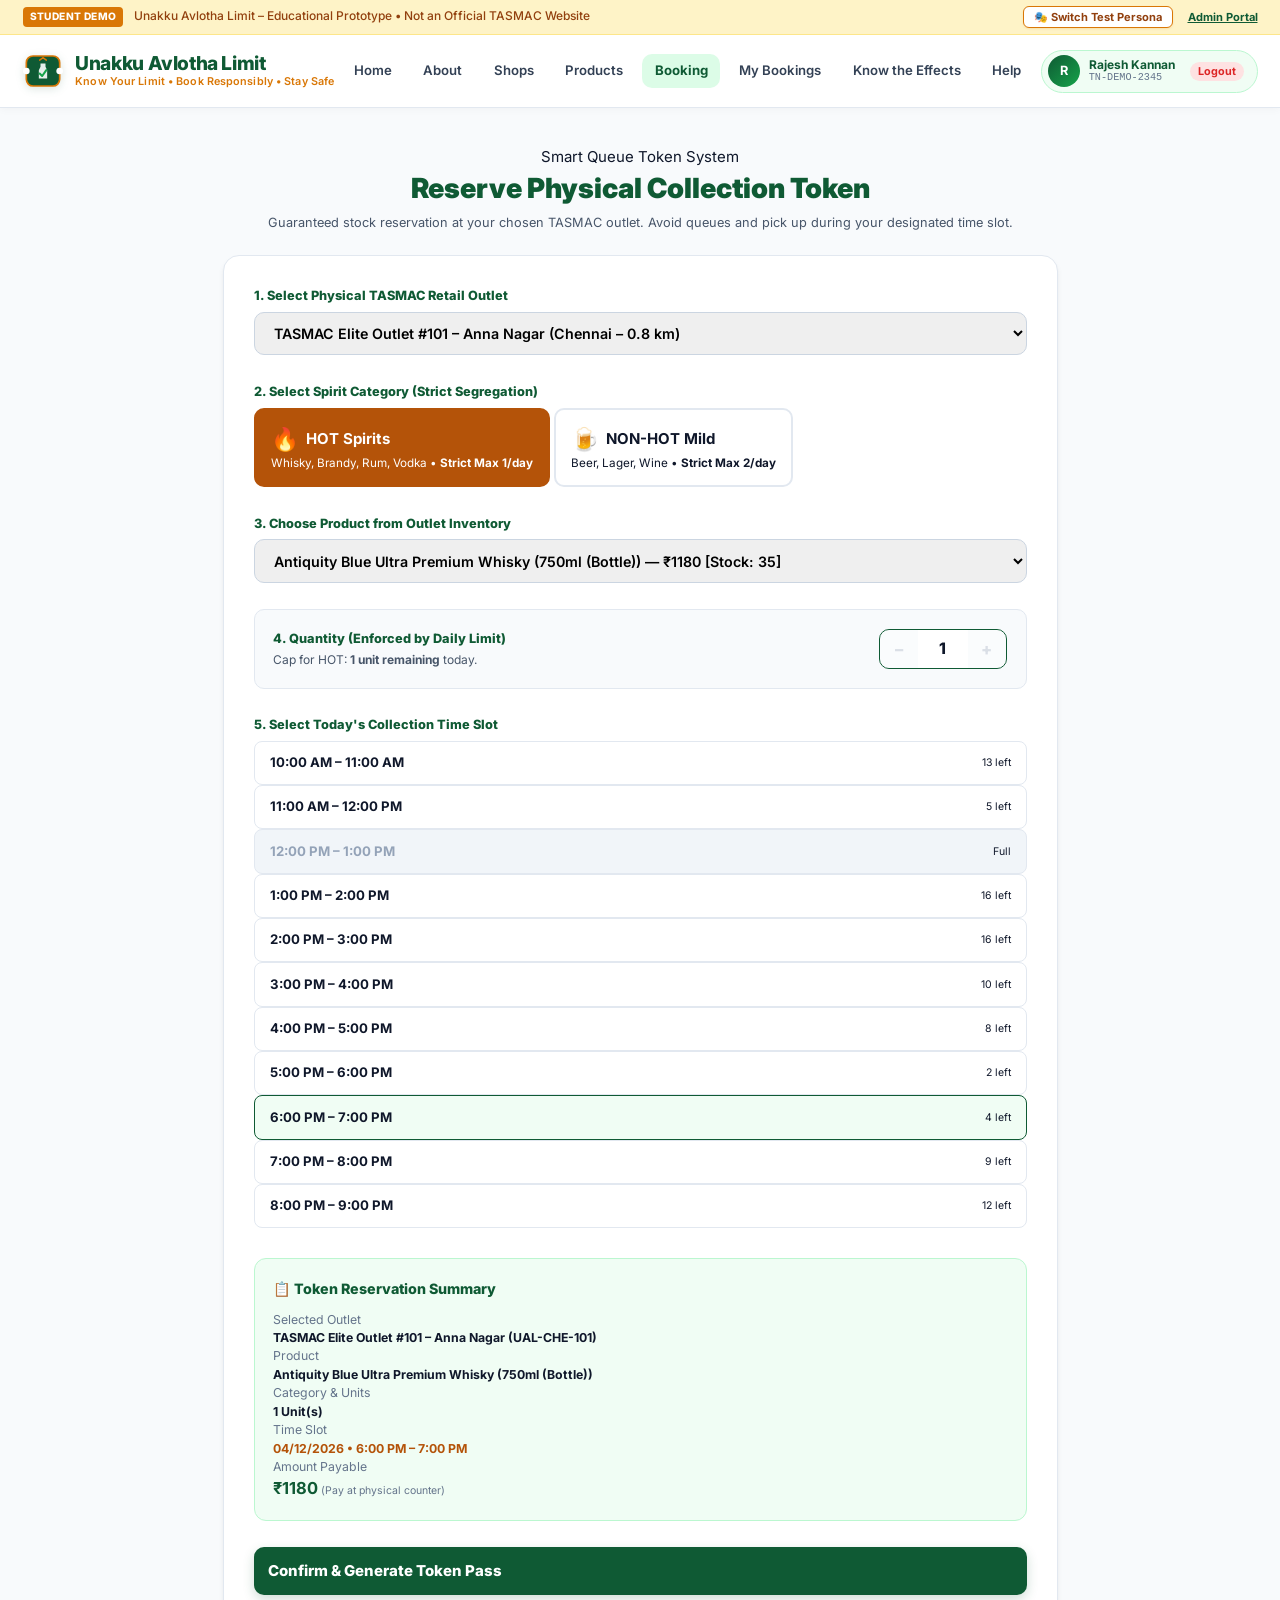
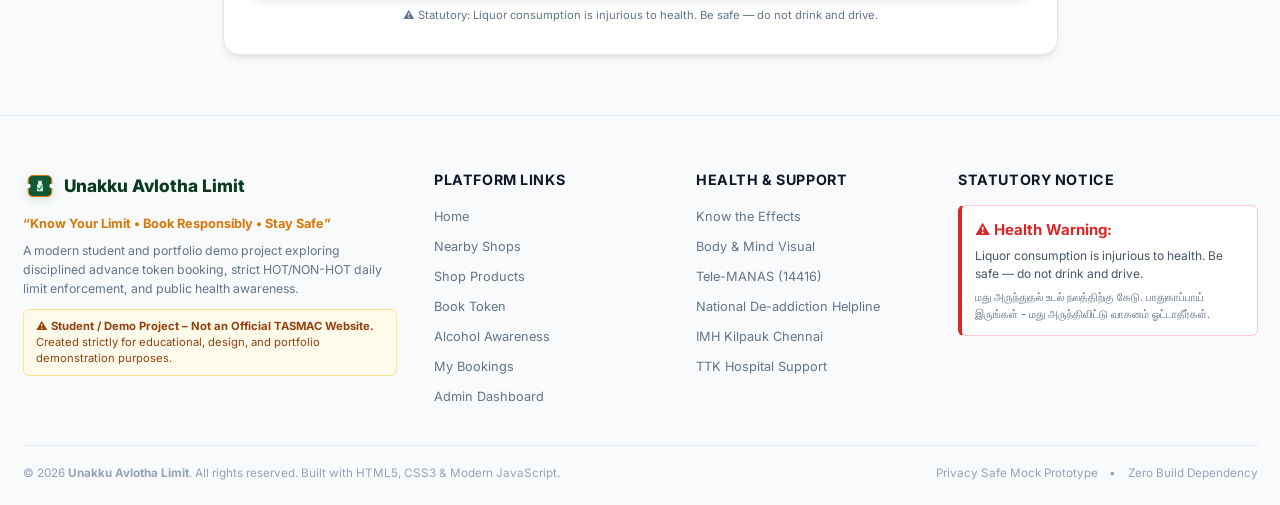
<file: Project3/booking.html>
<!DOCTYPE html>
<html lang="en">
<head>
  <meta charset="UTF-8">
  <meta name="viewport" content="width=device-width, initial-scale=1.0">
  <title>Advance Token Booking • Unakku Avlotha Limit</title>
  <meta name="description" content="11-step structured advance collection token booking workflow with strict daily quota limit enforcement.">
  <link rel="preconnect" href="https://fonts.googleapis.com">
  <link rel="preconnect" href="https://fonts.gstatic.com" crossorigin>
  <link href="https://fonts.googleapis.com/css2?family=Inter:wght@400;500;600;700;800;900&display=swap" rel="stylesheet">
  <link rel="stylesheet" href="css/style.css">
  <link rel="icon" href="data:image/svg+xml,<svg xmlns=%22http://www.w3.org/2000/svg%22 viewBox=%220 0 48 48%22><rect width=%2248%22 height=%2248%22 rx=%2210%22 fill=%22%230f5a34%22/><path d=%22M21 15 H27 V19 L29 23 V33 H19 V23 L21 19 Z%22 fill=%22white%22/><path d=%22M20 27 L23 30 L28 23%22 stroke=%22%2316a34a%22 stroke-width=%223%22 fill=%22none%22/></svg>">
</head>
<body style="background:var(--bg-page);">
  <div id="headerMount"></div>

  <main style="padding:2.5rem 0 4rem;">
    <div class="container" style="max-width:880px;">
      
      <!-- Wizard Title -->
      <div style="margin-bottom:1.5rem; text-align:center;">
        <span class="badge badge-success" style="margin-bottom:0.35rem;">Smart Queue Token System</span>
        <h1 style="font-size:1.85rem; font-weight:900; color:#0f5a34;">Reserve Physical Collection Token</h1>
        <p style="font-size:0.85rem; color:var(--text-secondary); margin-top:0.25rem;">
          Guaranteed stock reservation at your chosen TASMAC outlet. Avoid queues and pick up during your designated time slot.
        </p>
      </div>

      <!-- Main Wizard Shell -->
      <div id="bookingWizardContainer">
        <div class="card" style="padding:2rem; background:#ffffff; border-radius:16px; border:1px solid #e2e8f0; box-shadow:var(--shadow-md);">
          
          <!-- Step 1 & 2: Retail Outlet Selection -->
          <div style="margin-bottom:1.75rem;">
            <label style="display:block; font-size:0.85rem; font-weight:800; color:#0f5a34; margin-bottom:0.45rem;">
              1. Select Physical TASMAC Retail Outlet
            </label>
            <select id="wizardShopSelect" style="width:100%; padding:0.75rem 1rem; border-radius:10px; border:1.5px solid #cbd5e1; font-weight:600; font-size:0.95rem;">
              <!-- Populated by booking.js -->
            </select>
          </div>

          <!-- Step 3 & 4: Category Selection (Strict HOT vs NON-HOT) -->
          <div style="margin-bottom:1.75rem;">
            <label style="display:block; font-size:0.85rem; font-weight:800; color:#0f5a34; margin-bottom:0.45rem;">
              2. Select Spirit Category (Strict Segregation)
            </label>
            <div class="grid grid-cols-1 md:grid-cols-2 gap-3">
              <button type="button" id="wizardCatHot" style="padding:1rem; border:2px solid #e2e8f0; border-radius:10px; text-align:left; cursor:pointer; background:#ffffff; transition:all 0.15s ease;">
                <div class="flex items-center gap-2">
                  <span style="font-size:1.5rem;">🔥</span>
                  <strong>HOT Spirits</strong>
                </div>
                <div style="font-size:0.78rem; margin-top:0.25rem;">
                  Whisky, Brandy, Rum, Vodka • <strong>Strict Max 1/day</strong>
                </div>
              </button>

              <button type="button" id="wizardCatNonHot" style="padding:1rem; border:2px solid #e2e8f0; border-radius:10px; text-align:left; cursor:pointer; background:#ffffff; transition:all 0.15s ease;">
                <div class="flex items-center gap-2">
                  <span style="font-size:1.5rem;">🍺</span>
                  <strong>NON-HOT Mild</strong>
                </div>
                <div style="font-size:0.78rem; margin-top:0.25rem;">
                  Beer, Lager, Wine • <strong>Strict Max 2/day</strong>
                </div>
              </button>
            </div>
          </div>

          <!-- Step 5: Product Selection -->
          <div style="margin-bottom:1.75rem;">
            <label style="display:block; font-size:0.85rem; font-weight:800; color:#0f5a34; margin-bottom:0.45rem;">
              3. Choose Product from Outlet Inventory
            </label>
            <select id="wizardProductSelect" style="width:100%; padding:0.75rem 1rem; border-radius:10px; border:1.5px solid #cbd5e1; font-weight:600; font-size:0.95rem;">
              <!-- Populated by booking.js -->
            </select>
          </div>

          <!-- Step 6: Strict Quantity Stepper -->
          <div style="margin-bottom:1.75rem; background:#f8fafc; padding:1.25rem; border-radius:10px; border:1px solid #e2e8f0;">
            <div class="flex justify-between items-center flex-wrap gap-2">
              <div>
                <label style="display:block; font-size:0.85rem; font-weight:800; color:#0f5a34; margin-bottom:0.2rem;">
                  4. Quantity (Enforced by Daily Limit)
                </label>
                <div id="qtyLimitNote" style="font-size:0.8rem; color:var(--text-secondary);">
                  Loading remaining limit...
                </div>
              </div>

              <div class="strict-stepper">
                <button type="button" class="stepper-btn" id="qtyMinusBtn">–</button>
                <input type="text" class="stepper-input" id="qtyDisplayInput" value="1" readonly />
                <button type="button" class="stepper-btn" id="qtyPlusBtn">+</button>
              </div>
            </div>
          </div>

          <!-- Step 7 & 8: Time Slot Selection -->
          <div style="margin-bottom:2rem;">
            <label style="display:block; font-size:0.85rem; font-weight:800; color:#0f5a34; margin-bottom:0.45rem;">
              5. Select Today's Collection Time Slot
            </label>
            <div class="grid grid-cols-1 sm:grid-cols-2 md:grid-cols-3 gap-2" id="wizardSlotsGrid">
              <!-- Populated by booking.js -->
            </div>
          </div>

          <!-- Step 9: Review Summary Box -->
          <div style="background:#f0fdf4; border:1.5px solid #bbf7d0; border-radius:12px; padding:1.25rem; margin-bottom:1.75rem;">
            <h4 style="font-size:0.95rem; font-weight:800; color:#0f5a34; margin-bottom:0.75rem;">
              📋 Token Reservation Summary
            </h4>
            <div class="grid grid-cols-2 md:grid-cols-3 gap-3" style="font-size:0.82rem;">
              <div>
                <span style="color:var(--text-muted); display:block;">Selected Outlet</span>
                <strong id="sumShop">-</strong>
              </div>
              <div>
                <span style="color:var(--text-muted); display:block;">Product</span>
                <strong id="sumProduct">-</strong>
              </div>
              <div>
                <span style="color:var(--text-muted); display:block;">Category & Units</span>
                <strong id="sumQuantity">-</strong>
              </div>
              <div>
                <span style="color:var(--text-muted); display:block;">Time Slot</span>
                <strong id="sumSlot" style="color:#b45309;">-</strong>
              </div>
              <div>
                <span style="color:var(--text-muted); display:block;">Amount Payable</span>
                <strong id="sumTotal" style="color:#0f5a34; font-size:1.1rem;">₹0</strong>
                <span style="font-size:0.7rem; color:var(--text-muted);">(Pay at physical counter)</span>
              </div>
            </div>
          </div>

          <!-- Step 10: Confirmation Button -->
          <button type="button" id="confirmBookingBtn" class="btn-primary" style="width:100%; padding:0.95rem; font-size:1rem; font-weight:800;">
            Confirm & Generate Token Pass →
          </button>

          <p style="text-align:center; font-size:0.75rem; color:var(--text-muted); margin-top:0.85rem;">
            ⚠️ Statutory: Liquor consumption is injurious to health. Be safe — do not drink and drive.
          </p>

        </div>
      </div>

    </div>
  </main>

  <div id="footerMount"></div>

  <!-- Scripts -->
  <script src="js/qrcode.min.js"></script>
  <script src="js/common.js"></script>
  <script src="js/booking.js"></script>
</body>
</html>
</file>
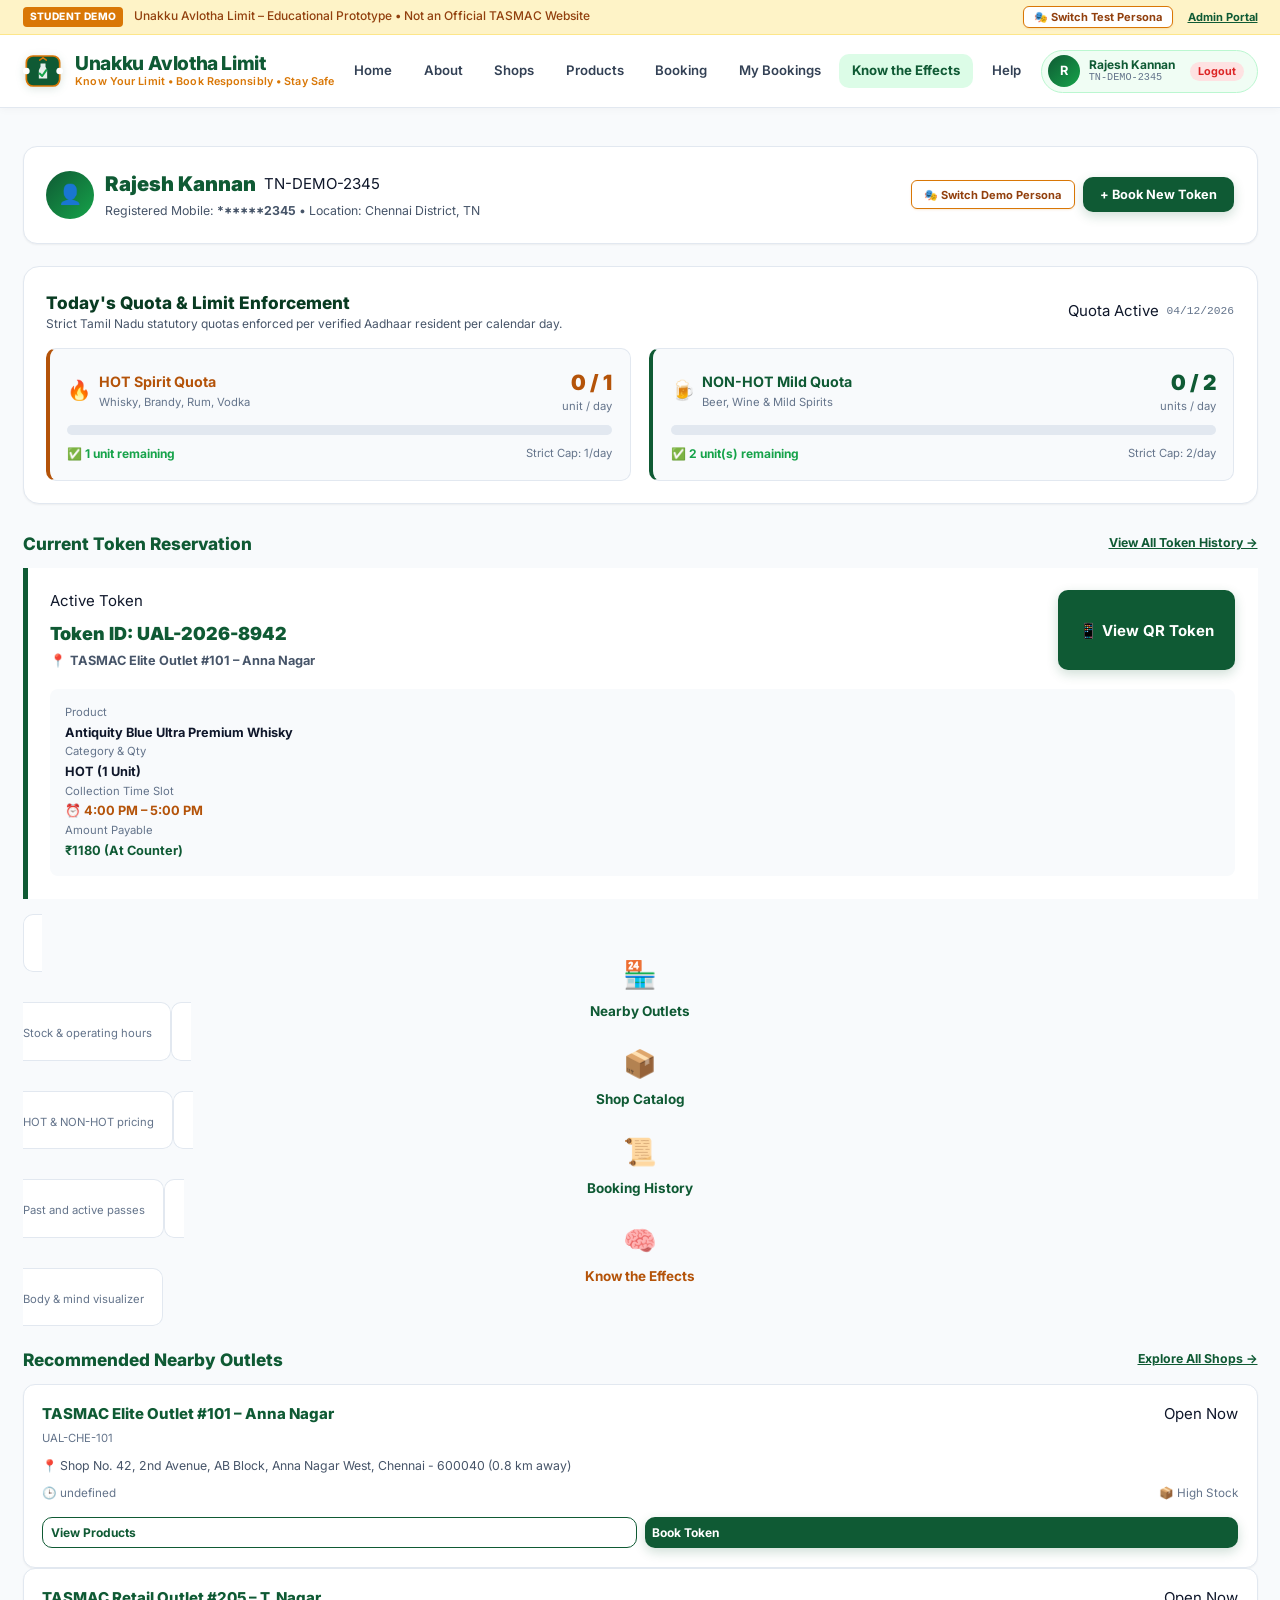
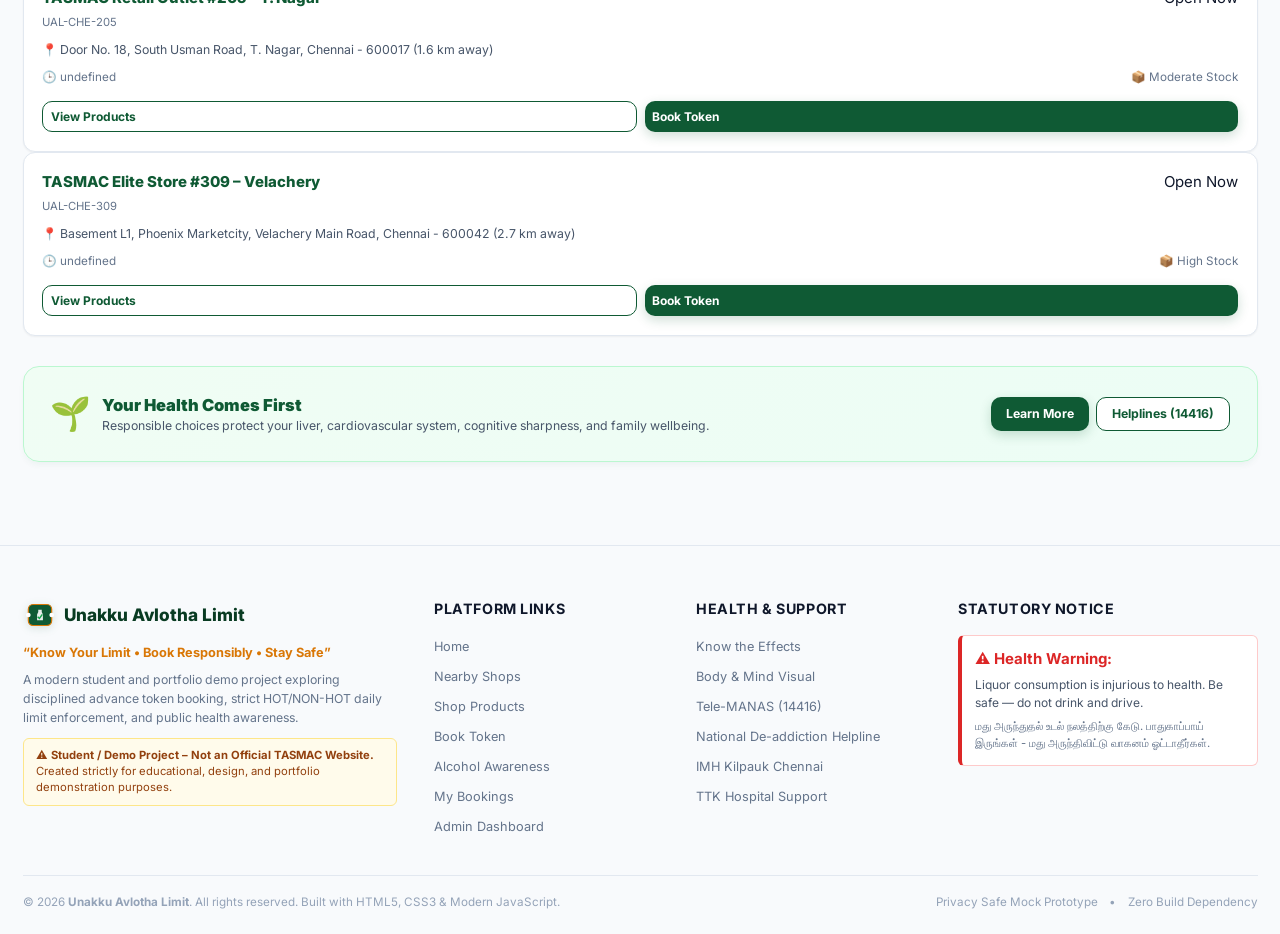
<file: Project3/dashboard.html>
<!DOCTYPE html>
<html lang="en">
<head>
  <meta charset="UTF-8">
  <meta name="viewport" content="width=device-width, initial-scale=1.0">
  <title>Resident Dashboard • Unakku Avlotha Limit</title>
  <meta name="description" content="Manage daily alcohol quotas, active collection tokens, and nearby TASMAC shops.">
  <link rel="preconnect" href="https://fonts.googleapis.com">
  <link rel="preconnect" href="https://fonts.gstatic.com" crossorigin>
  <link href="https://fonts.googleapis.com/css2?family=Inter:wght@400;500;600;700;800;900&display=swap" rel="stylesheet">
  <link rel="stylesheet" href="css/style.css">
  <link rel="icon" href="data:image/svg+xml,<svg xmlns=%22http://www.w3.org/2000/svg%22 viewBox=%220 0 48 48%22><rect width=%2248%22 height=%2248%22 rx=%2210%22 fill=%22%230f5a34%22/><path d=%22M21 15 H27 V19 L29 23 V33 H19 V23 L21 19 Z%22 fill=%22white%22/><path d=%22M20 27 L23 30 L28 23%22 stroke=%22%2316a34a%22 stroke-width=%223%22 fill=%22none%22/></svg>">
</head>
<body style="background:var(--bg-page);">
  <div id="headerMount"></div>

  <main style="padding:2.5rem 0 3.5rem;">
    <div class="container">
      
      <!-- Resident Profile Hero Bar -->
      <div class="card" style="padding:1.5rem; background:#ffffff; border-radius:14px; border:1px solid #e2e8f0; margin-bottom:1.5rem; box-shadow:var(--shadow-sm);">
        <div class="flex justify-between items-center flex-wrap gap-3">
          <div class="flex items-center gap-3">
            <div class="user-pill-avatar" style="width:48px; height:48px; font-size:1.3rem;">
              👤
            </div>
            <div>
              <div class="flex items-center gap-2">
                <h1 style="font-size:1.35rem; font-weight:900; color:#0f5a34;" id="dashCustName">Loading Resident...</h1>
                <span class="mono-text badge badge-info" id="dashCustId">TN-DEMO-1234</span>
              </div>
              <p style="font-size:0.82rem; color:var(--text-secondary); margin-top:0.15rem;">
                Registered Mobile: <strong id="dashCustPhone">******4521</strong> • Location: <span id="dashCustLocation">Chennai District</span>
              </p>
            </div>
          </div>

          <div class="flex items-center gap-2">
            <button class="btn-persona-quick" onclick="UalUI.openPersonaModal()" style="padding:0.45rem 0.85rem;">
              🎭 Switch Demo Persona
            </button>
            <a href="booking.html" class="btn-primary" style="font-size:0.85rem; padding:0.5rem 1.15rem;">
              + Book New Token
            </a>
          </div>
        </div>
      </div>

      <!-- Live Daily Limits Meter & Restriction Card -->
      <div id="limitMetersContainer" style="margin-bottom:1.75rem;"></div>

      <!-- Active Booking / QR Token Card -->
      <div style="margin-bottom:2.25rem;">
        <div class="flex justify-between items-center" style="margin-bottom:0.75rem;">
          <h2 style="font-size:1.15rem; font-weight:800; color:#0f5a34;">Current Token Reservation</h2>
          <a href="history.html" style="font-size:0.82rem; color:#0f5a34; font-weight:700; text-decoration:underline;">
            View All Token History →
          </a>
        </div>
        <div id="activeBookingContainer"></div>
      </div>

      <!-- Quick Action Navigation Tiles -->
      <div class="grid grid-cols-2 md:grid-cols-4 gap-3" style="margin-bottom:2.5rem;">
        <a href="shops.html" class="card" style="padding:1.25rem; text-align:center; background:#ffffff; border:1px solid #e2e8f0; border-radius:10px; transition:transform 0.15s ease;">
          <div style="font-size:1.8rem; margin-bottom:0.35rem;">🏪</div>
          <strong style="font-size:0.9rem; color:#0f5a34; display:block;">Nearby Outlets</strong>
          <span style="font-size:0.75rem; color:var(--text-muted);">Stock & operating hours</span>
        </a>

        <a href="products.html" class="card" style="padding:1.25rem; text-align:center; background:#ffffff; border:1px solid #e2e8f0; border-radius:10px; transition:transform 0.15s ease;">
          <div style="font-size:1.8rem; margin-bottom:0.35rem;">📦</div>
          <strong style="font-size:0.9rem; color:#0f5a34; display:block;">Shop Catalog</strong>
          <span style="font-size:0.75rem; color:var(--text-muted);">HOT & NON-HOT pricing</span>
        </a>

        <a href="history.html" class="card" style="padding:1.25rem; text-align:center; background:#ffffff; border:1px solid #e2e8f0; border-radius:10px; transition:transform 0.15s ease;">
          <div style="font-size:1.8rem; margin-bottom:0.35rem;">📜</div>
          <strong style="font-size:0.9rem; color:#0f5a34; display:block;">Booking History</strong>
          <span style="font-size:0.75rem; color:var(--text-muted);">Past and active passes</span>
        </a>

        <a href="awareness.html" class="card" style="padding:1.25rem; text-align:center; background:#ffffff; border:1px solid #e2e8f0; border-radius:10px; transition:transform 0.15s ease;">
          <div style="font-size:1.8rem; margin-bottom:0.35rem;">🧠</div>
          <strong style="font-size:0.9rem; color:#b45309; display:block;">Know the Effects</strong>
          <span style="font-size:0.75rem; color:var(--text-muted);">Body & mind visualizer</span>
        </a>
      </div>

      <!-- Recommended Nearby Outlets -->
      <div style="margin-bottom:2rem;">
        <div class="flex justify-between items-center" style="margin-bottom:0.75rem;">
          <h2 style="font-size:1.15rem; font-weight:800; color:#0f5a34;">Recommended Nearby Outlets</h2>
          <a href="shops.html" style="font-size:0.82rem; color:#0f5a34; font-weight:700; text-decoration:underline;">
            Explore All Shops →
          </a>
        </div>
        <div class="grid grid-cols-1 md:grid-cols-3 gap-3" id="dashNearbyShops"></div>
      </div>

      <!-- Health First Banner -->
      <div class="health-first-banner">
        <div class="flex items-center gap-3">
          <span style="font-size:2.2rem;">🌱</span>
          <div>
            <h3 style="font-size:1.1rem; font-weight:900; color:#0f5a34;">Your Health Comes First</h3>
            <p style="font-size:0.82rem; color:var(--text-secondary); line-height:1.45;">
              Responsible choices protect your liver, cardiovascular system, cognitive sharpness, and family wellbeing.
            </p>
          </div>
        </div>
        <div class="flex gap-2">
          <a href="awareness.html" class="btn-primary" style="font-size:0.82rem; padding:0.5rem 1rem;">
            Learn More
          </a>
          <button class="btn-outline" onclick="openHealthResourcesModal()" style="font-size:0.82rem; padding:0.5rem 1rem;">
            Helplines (14416)
          </button>
        </div>
      </div>

    </div>
  </main>

  <div id="footerMount"></div>

  <!-- Scripts -->
  <script src="js/qrcode.min.js"></script>
  <script src="js/common.js"></script>
  <script src="js/dashboard.js"></script>
  <script src="js/awareness.js"></script>
</body>
</html>
</file>
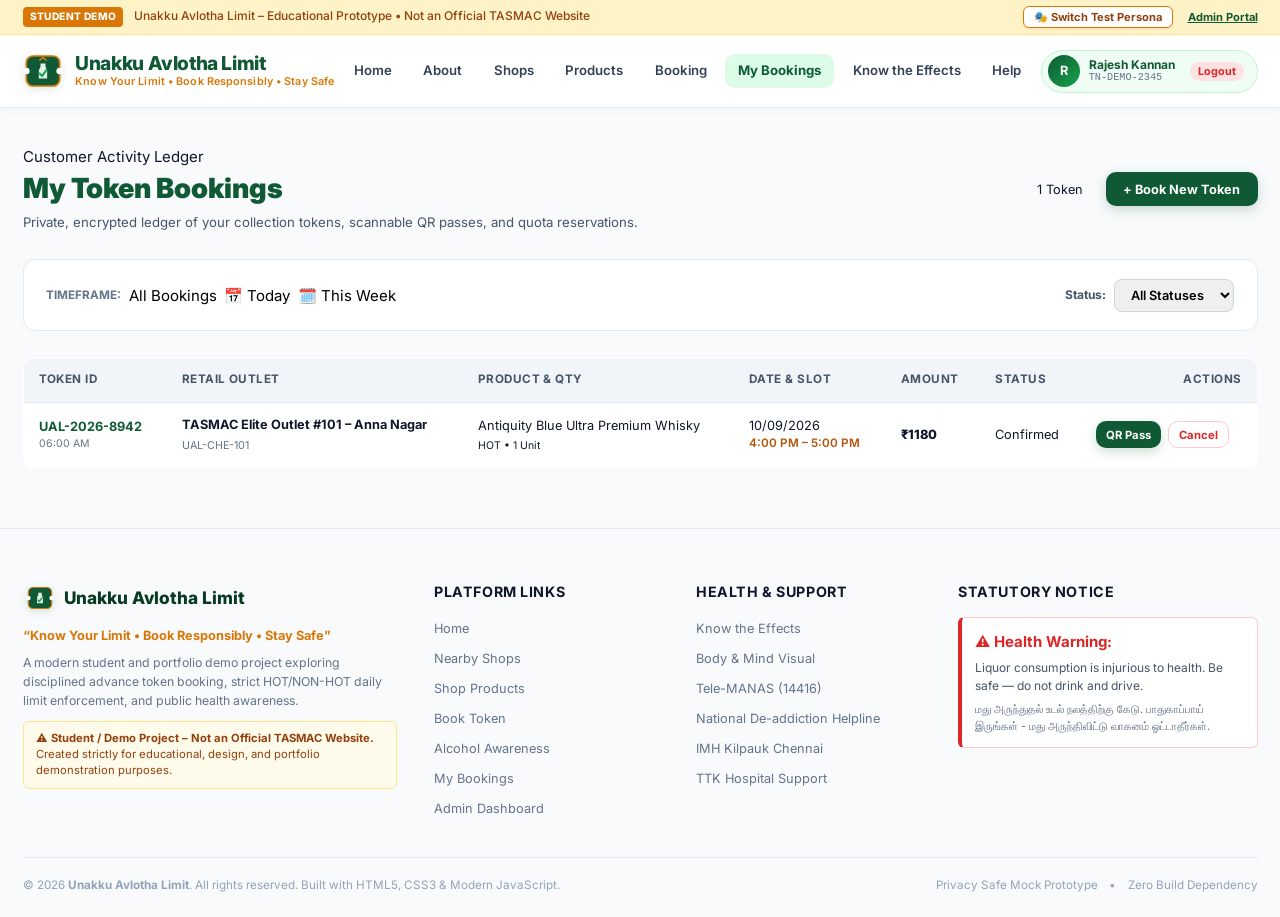
<file: Project3/history.html>
<!DOCTYPE html>
<html lang="en">
<head>
  <meta charset="UTF-8">
  <meta name="viewport" content="width=device-width, initial-scale=1.0">
  <title>My Bookings & Pass Ledger • Unakku Avlotha Limit</title>
  <meta name="description" content="View verified collection history, past and active tokens, and QR pickup passes.">
  <link rel="preconnect" href="https://fonts.googleapis.com">
  <link rel="preconnect" href="https://fonts.gstatic.com" crossorigin>
  <link href="https://fonts.googleapis.com/css2?family=Inter:wght@400;500;600;700;800;900&display=swap" rel="stylesheet">
  <link rel="stylesheet" href="css/style.css">
  <link rel="icon" href="data:image/svg+xml,<svg xmlns=%22http://www.w3.org/2000/svg%22 viewBox=%220 0 48 48%22><rect width=%2248%22 height=%2248%22 rx=%2210%22 fill=%22%230f5a34%22/><path d=%22M21 15 H27 V19 L29 23 V33 H19 V23 L21 19 Z%22 fill=%22white%22/><path d=%22M20 27 L23 30 L28 23%22 stroke=%22%2316a34a%22 stroke-width=%223%22 fill=%22none%22/></svg>">
</head>
<body style="background:var(--bg-page);">
  <div id="headerMount"></div>

  <main style="padding:2.5rem 0 4rem;">
    <div class="container">
      
      <!-- Title & Action Row -->
      <div class="flex justify-between items-end flex-wrap gap-3" style="margin-bottom:1.75rem;">
        <div>
          <span class="badge badge-success" style="margin-bottom:0.35rem;">Customer Activity Ledger</span>
          <h1 style="font-size:1.85rem; font-weight:900; color:#0f5a34;">My Token Bookings</h1>
          <p style="font-size:0.88rem; color:var(--text-secondary); margin-top:0.25rem;">
            Private, encrypted ledger of your collection tokens, scannable QR passes, and quota reservations.
          </p>
        </div>
        <div class="flex items-center gap-3">
          <span id="totalBookingsCount" class="badge badge-info" style="font-size:0.85rem; padding:0.4rem 0.8rem;">
            Loading...
          </span>
          <a href="booking.html" class="btn-primary" style="font-size:0.85rem; padding:0.5rem 1.15rem;">
            + Book New Token
          </a>
        </div>
      </div>

      <!-- Filters Strip -->
      <div class="card" style="padding:1.25rem 1.5rem; background:#ffffff; border-radius:12px; border:1px solid #e2e8f0; margin-bottom:1.75rem;">
        <div class="flex flex-col md:flex-row justify-between gap-3 items-center">
          <div class="flex flex-wrap gap-2 items-center">
            <span style="font-size:0.78rem; font-weight:700; color:var(--text-muted); text-transform:uppercase;">Timeframe:</span>
            <button class="filter-chip time-filter-chip active" data-time="all">All Bookings</button>
            <button class="filter-chip time-filter-chip" data-time="today">📅 Today</button>
            <button class="filter-chip time-filter-chip" data-time="week">🗓️ This Week</button>
          </div>

          <div class="flex items-center gap-2">
            <label style="font-size:0.8rem; font-weight:700; color:var(--text-secondary); white-space:nowrap;">Status:</label>
            <select id="historyStatusFilter" style="padding:0.45rem 0.85rem; border-radius:8px; border:1.5px solid #cbd5e1; font-size:0.85rem; font-weight:600;">
              <option value="all">All Statuses</option>
              <option value="Confirmed">Confirmed</option>
              <option value="Completed">Completed</option>
              <option value="Cancelled">Cancelled</option>
            </select>
          </div>
        </div>
      </div>

      <!-- Ledger Table Container -->
      <div id="historyListContainer">
        <!-- Rendered by history.js -->
      </div>

    </div>
  </main>

  <div id="footerMount"></div>

  <!-- Scripts -->
  <script src="js/qrcode.min.js"></script>
  <script src="js/common.js"></script>
  <script src="js/history.js"></script>
</body>
</html>
</file>
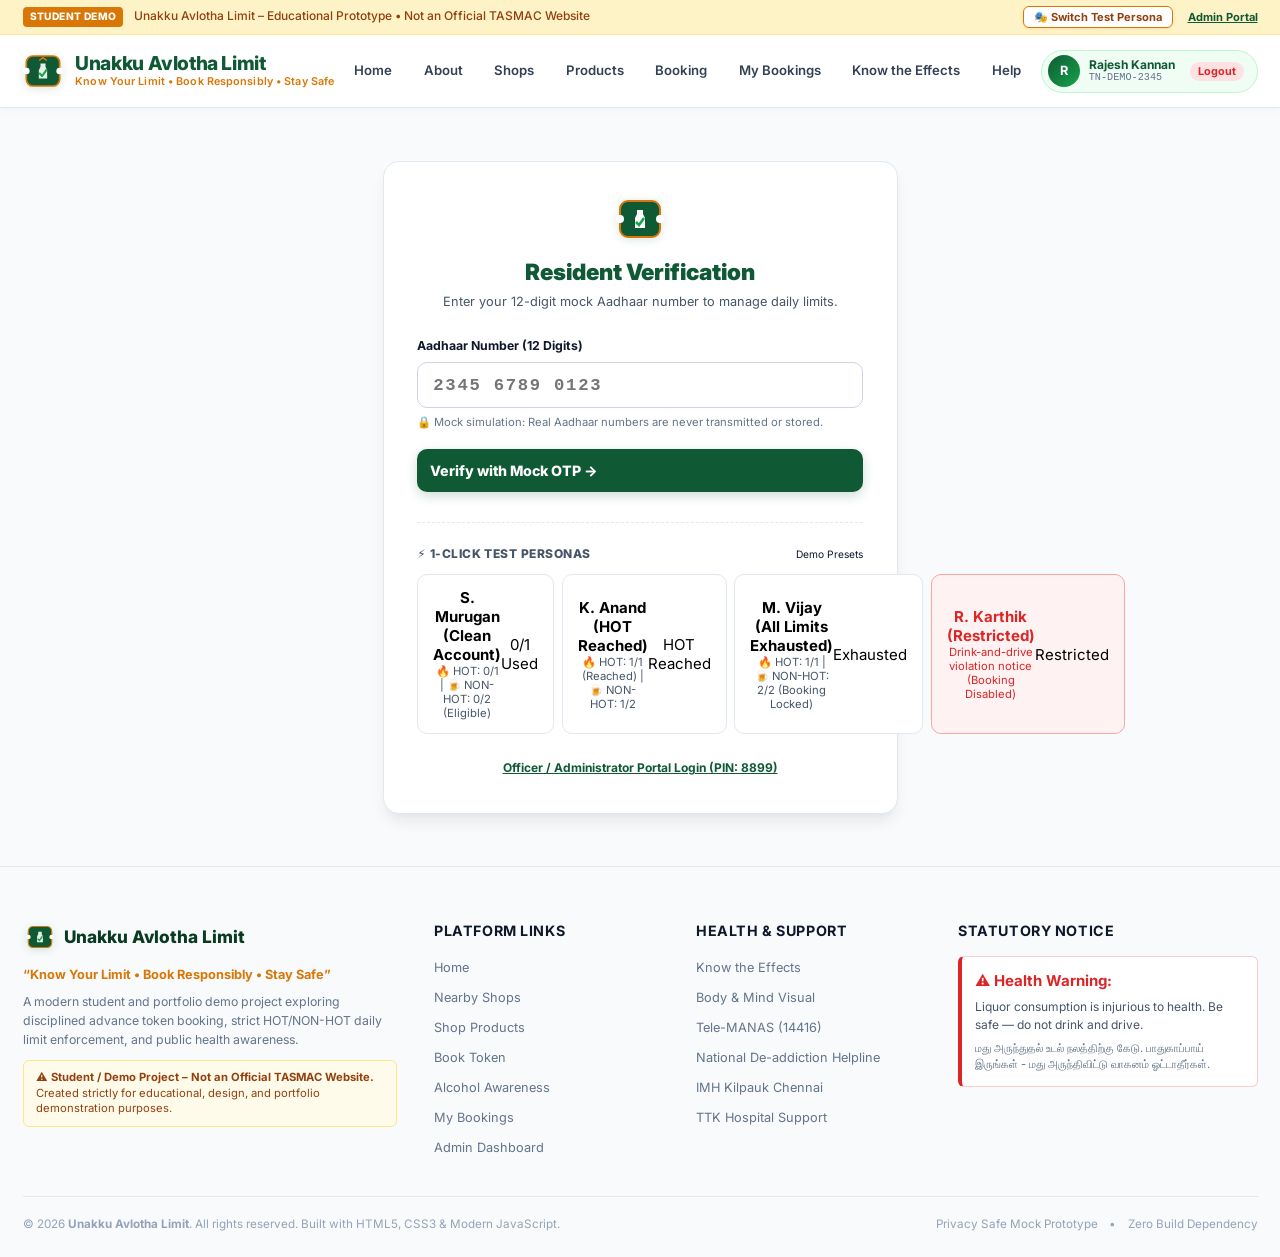
<file: Project3/login.html>
<!DOCTYPE html>
<html lang="en">
<head>
  <meta charset="UTF-8">
  <meta name="viewport" content="width=device-width, initial-scale=1.0">
  <title>Login & Verification</title>
  <meta name="description" content="Resident authentication via mock Aadhaar and OTP verification.">
  <link rel="preconnect" href="https://fonts.googleapis.com">
  <link rel="preconnect" href="https://fonts.gstatic.com" crossorigin>
  <link href="https://fonts.googleapis.com/css2?family=Inter:wght@400;500;600;700;800;900&display=swap" rel="stylesheet">
  <link rel="stylesheet" href="css/style.css">
  <link rel="icon" href="data:image/svg+xml,<svg xmlns=%22http://www.w3.org/2000/svg%22 viewBox=%220 0 48 48%22><rect width=%2248%22 height=%2248%22 rx=%2210%22 fill=%22%230f5a34%22/><path d=%22M21 15 H27 V19 L29 23 V33 H19 V23 L21 19 Z%22 fill=%22white%22/><path d=%22M20 27 L23 30 L28 23%22 stroke=%22%2316a34a%22 stroke-width=%223%22 fill=%22none%22/></svg>">
</head>
<body style="background:var(--bg-page);">
  <div id="headerMount"></div>

  <main style="padding:3.5rem 0;">
    <div class="container" style="max-width:560px;">
      <div class="card" style="padding:2.25rem; background:#ffffff; border-radius:16px; box-shadow:var(--shadow-lg); border:1px solid #e2e8f0;">
        
        <!-- Step 1: Aadhaar Input -->
        <div id="aadhaarStep">
          <div style="text-align:center; margin-bottom:1.75rem;">
            <div class="ual-logo-mark" style="margin:0 auto 0.75rem;">
              <svg viewBox="0 0 48 48" width="48" height="48" fill="none">
                <rect x="4" y="6" width="40" height="36" rx="8" fill="#0f5a34" stroke="#d97706" stroke-width="2"/>
                <circle cx="4" cy="24" r="4" fill="#ffffff"/>
                <circle cx="44" cy="24" r="4" fill="#ffffff"/>
                <path d="M21 15 H27 V19 L29 23 V33 H19 V23 L21 19 Z" fill="#ffffff"/>
                <path d="M20 27 L23 30 L28 23" stroke="#16a34a" stroke-width="2.5"/>
              </svg>
            </div>
            <h2 style="font-size:1.5rem; font-weight:900; color:#0f5a34;">Resident Verification</h2>
            <p style="font-size:0.85rem; color:var(--text-secondary); margin-top:0.25rem;">
              Enter your 12-digit mock Aadhaar number to manage daily limits.
            </p>
          </div>

          <form id="aadhaarForm">
            <div style="margin-bottom:1.25rem;">
              <label style="display:block; font-size:0.82rem; font-weight:700; color:var(--text-primary); margin-bottom:0.4rem;">
                Aadhaar Number (12 Digits)
              </label>
              <input 
                type="text" 
                id="aadhaarInput" 
                placeholder="2345 6789 0123" 
                maxlength="14"
                style="width:100%; padding:0.85rem 1rem; font-size:1.15rem; font-weight:700; letter-spacing:0.1em; border:1.5px solid #cbd5e1; border-radius:10px; font-family:monospace; color:#0f172a;"
                required
                autocomplete="off"
              />
              <span style="font-size:0.75rem; color:var(--text-muted); margin-top:0.35rem; display:block;">
                🔒 Mock simulation: Real Aadhaar numbers are never transmitted or stored.
              </span>
            </div>

            <button type="submit" class="btn-primary" style="width:100%; padding:0.85rem; font-size:0.95rem; font-weight:800;">
              Verify with Mock OTP →
            </button>
          </form>

          <!-- Quick Test Demo Personas Box -->
          <div style="margin-top:2rem; padding-top:1.5rem; border-top:1px dashed #e2e8f0;">
            <div class="flex justify-between items-center" style="margin-bottom:0.75rem;">
              <span style="font-size:0.8rem; font-weight:800; color:var(--text-secondary); text-transform:uppercase; letter-spacing:0.04em;">
                ⚡ 1-Click Test Personas
              </span>
              <span class="badge badge-warning" style="font-size:0.68rem;">Demo Presets</span>
            </div>

            <div class="flex flex-col gap-2">
              <button class="persona-row" onclick="fillPersona('2345 6789 0123')">
                <div>
                  <strong>S. Murugan (Clean Account)</strong>
                  <div style="font-size:0.75rem; color:var(--text-secondary);">🔥 HOT: 0/1 | 🍺 NON-HOT: 0/2 (Eligible)</div>
                </div>
                <span class="badge badge-success">0/1 Used</span>
              </button>

              <button class="persona-row" onclick="fillPersona('3456 7890 1234')">
                <div>
                  <strong>K. Anand (HOT Reached)</strong>
                  <div style="font-size:0.75rem; color:var(--text-secondary);">🔥 HOT: 1/1 (Reached) | 🍺 NON-HOT: 1/2</div>
                </div>
                <span class="badge badge-warning">HOT Reached</span>
              </button>

              <button class="persona-row" onclick="fillPersona('4567 8901 2345')">
                <div>
                  <strong>M. Vijay (All Limits Exhausted)</strong>
                  <div style="font-size:0.75rem; color:var(--text-secondary);">🔥 HOT: 1/1 | 🍺 NON-HOT: 2/2 (Booking Locked)</div>
                </div>
                <span class="badge badge-danger">Exhausted</span>
              </button>

              <button class="persona-row restricted" onclick="fillPersona('9999 8888 7777')">
                <div>
                  <strong style="color:#dc2626;">R. Karthik (Restricted)</strong>
                  <div style="font-size:0.75rem; color:#dc2626;">Drink-and-drive violation notice (Booking Disabled)</div>
                </div>
                <span class="badge badge-danger">Restricted</span>
              </button>
            </div>
          </div>

          <div style="text-align:center; margin-top:1.5rem;">
            <a href="#" id="toggleAdminLogin" style="font-size:0.8rem; color:#0f5a34; font-weight:700; text-decoration:underline;">
              Officer / Administrator Portal Login (PIN: 8899)
            </a>
          </div>
        </div>

        <!-- Step 2: OTP Verification -->
        <div id="otpStep" class="hidden">
          <div style="text-align:center; margin-bottom:1.75rem;">
            <div style="font-size:2.5rem; margin-bottom:0.5rem;">📲</div>
            <h2 style="font-size:1.4rem; font-weight:900; color:#0f5a34;">Enter 6-Digit OTP</h2>
            <p style="font-size:0.85rem; color:var(--text-secondary); margin-top:0.25rem;">
              Mock OTP has been sent to registered mobile <strong id="otpPhoneMasked">******4521</strong>.
            </p>
            <div style="margin-top:0.5rem; display:inline-block; background:#f0fdf4; border:1px solid #bbf7d0; color:#0f5a34; padding:0.25rem 0.75rem; border-radius:6px; font-size:0.8rem; font-weight:700;">
              Demo OTP: <strong>123456</strong>
            </div>
          </div>

          <form id="otpForm">
            <div class="flex justify-center gap-2" style="margin-bottom:1.5rem;">
              <input type="text" maxlength="1" class="otp-digit" style="width:48px; height:52px; text-align:center; font-size:1.3rem; font-weight:800; border:2px solid #cbd5e1; border-radius:8px;" />
              <input type="text" maxlength="1" class="otp-digit" style="width:48px; height:52px; text-align:center; font-size:1.3rem; font-weight:800; border:2px solid #cbd5e1; border-radius:8px;" />
              <input type="text" maxlength="1" class="otp-digit" style="width:48px; height:52px; text-align:center; font-size:1.3rem; font-weight:800; border:2px solid #cbd5e1; border-radius:8px;" />
              <input type="text" maxlength="1" class="otp-digit" style="width:48px; height:52px; text-align:center; font-size:1.3rem; font-weight:800; border:2px solid #cbd5e1; border-radius:8px;" />
              <input type="text" maxlength="1" class="otp-digit" style="width:48px; height:52px; text-align:center; font-size:1.3rem; font-weight:800; border:2px solid #cbd5e1; border-radius:8px;" />
              <input type="text" maxlength="1" class="otp-digit" style="width:48px; height:52px; text-align:center; font-size:1.3rem; font-weight:800; border:2px solid #cbd5e1; border-radius:8px;" />
            </div>

            <button type="submit" class="btn-primary" style="width:100%; padding:0.85rem; font-size:0.95rem; font-weight:800; margin-bottom:1rem;">
              Verify & Enter Dashboard →
            </button>

            <div class="flex justify-between items-center" style="font-size:0.8rem;">
              <button type="button" id="resendOtpBtn" style="color:#0f5a34; font-weight:700; cursor:pointer;" disabled>
                Resend OTP <span id="otpTimer">(45s)</span>
              </button>
              <a href="login.html" style="color:var(--text-muted); text-decoration:underline;">
                Change Aadhaar
              </a>
            </div>
          </form>
        </div>

        <!-- Step 3: Admin PIN Login -->
        <div id="adminStep" class="hidden">
          <div style="text-align:center; margin-bottom:1.75rem;">
            <div style="font-size:2.5rem; margin-bottom:0.5rem;">🛡️</div>
            <h2 style="font-size:1.4rem; font-weight:900; color:#0f5a34;">Enforcement Officer Access</h2>
            <p style="font-size:0.85rem; color:var(--text-secondary); margin-top:0.25rem;">
              Enter 4-digit Officer Authorization PIN to open Administration Console.
            </p>
          </div>

          <form id="adminForm">
            <div style="margin-bottom:1.5rem;">
              <label style="display:block; font-size:0.82rem; font-weight:700; color:var(--text-primary); margin-bottom:0.4rem;">
                Officer Security PIN
              </label>
              <input 
                type="password" 
                id="adminPinInput" 
                placeholder="••••" 
                maxlength="6"
                value="8899"
                style="width:100%; padding:0.85rem 1rem; font-size:1.4rem; text-align:center; font-weight:900; letter-spacing:0.3em; border:1.5px solid #cbd5e1; border-radius:10px;"
                required
              />
              <span style="font-size:0.75rem; color:var(--text-muted); margin-top:0.35rem; display:block;">
                Demo Officer PIN: <strong>8899</strong>
              </span>
            </div>

            <button type="submit" class="btn-primary" style="width:100%; padding:0.85rem; font-size:0.95rem; font-weight:800; margin-bottom:1rem;">
              Authorize & Open Admin Console →
            </button>

            <div style="text-align:center;">
              <a href="#" id="toggleCustomerLogin" style="font-size:0.8rem; color:#0f5a34; font-weight:700; text-decoration:underline;">
                ← Back to Resident Aadhaar Login
              </a>
            </div>
          </form>
        </div>

      </div>
    </div>
  </main>

  <div id="footerMount"></div>

  <!-- Scripts -->
  <script src="js/qrcode.min.js"></script>
  <script src="js/common.js"></script>
  <script src="js/login.js"></script>
</body>
</html>
</file>
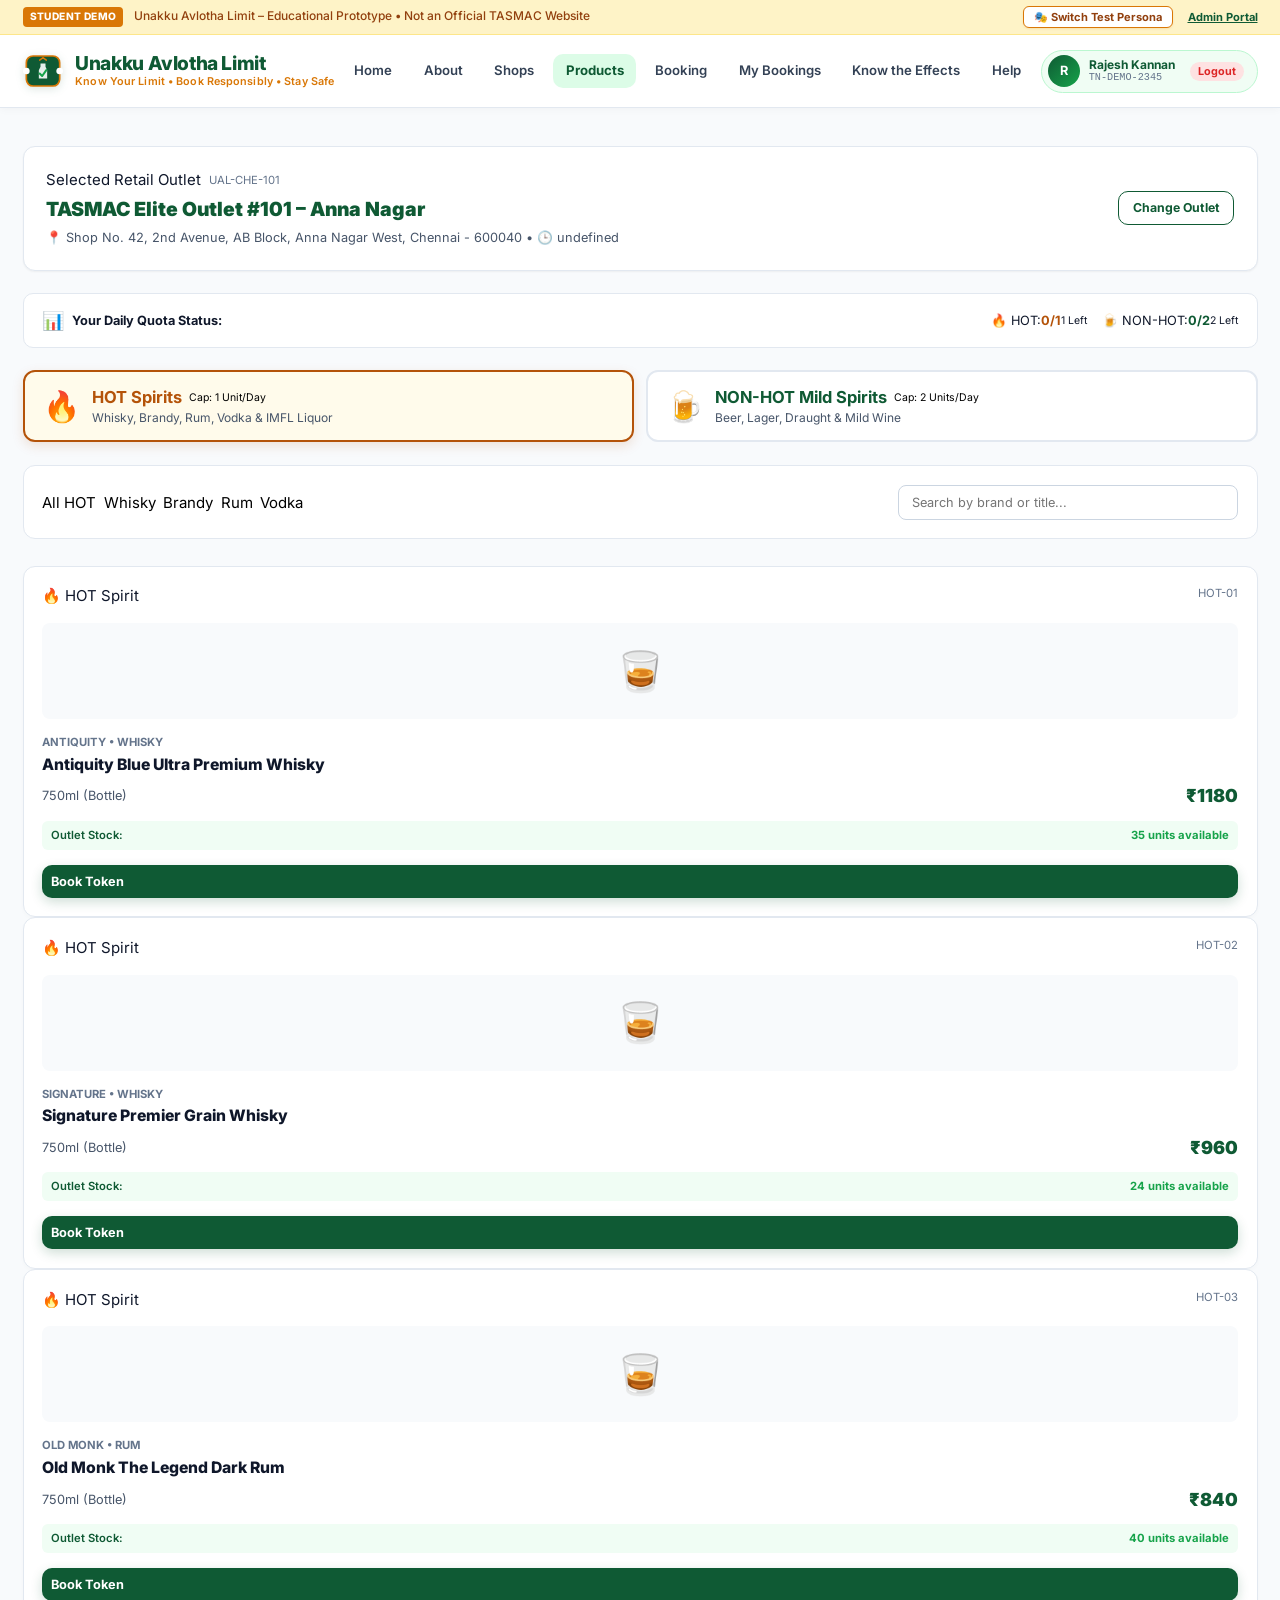
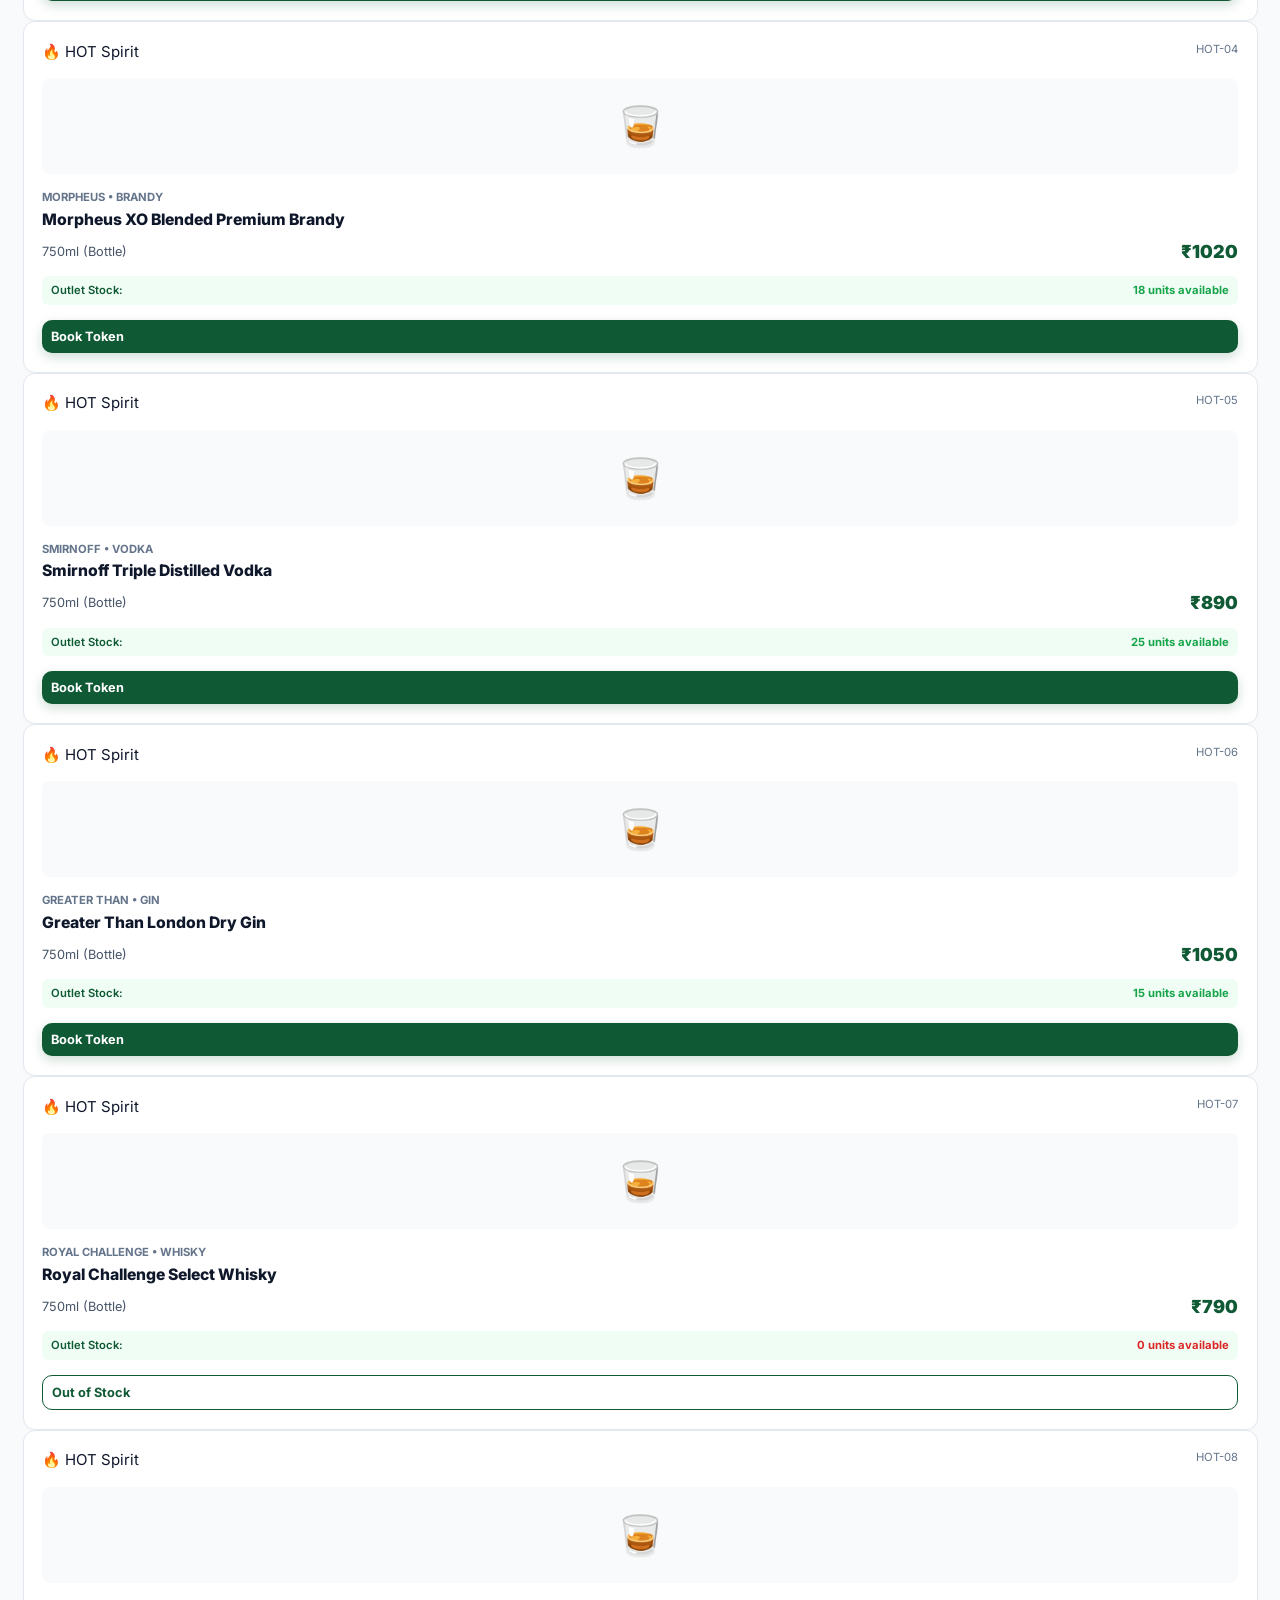
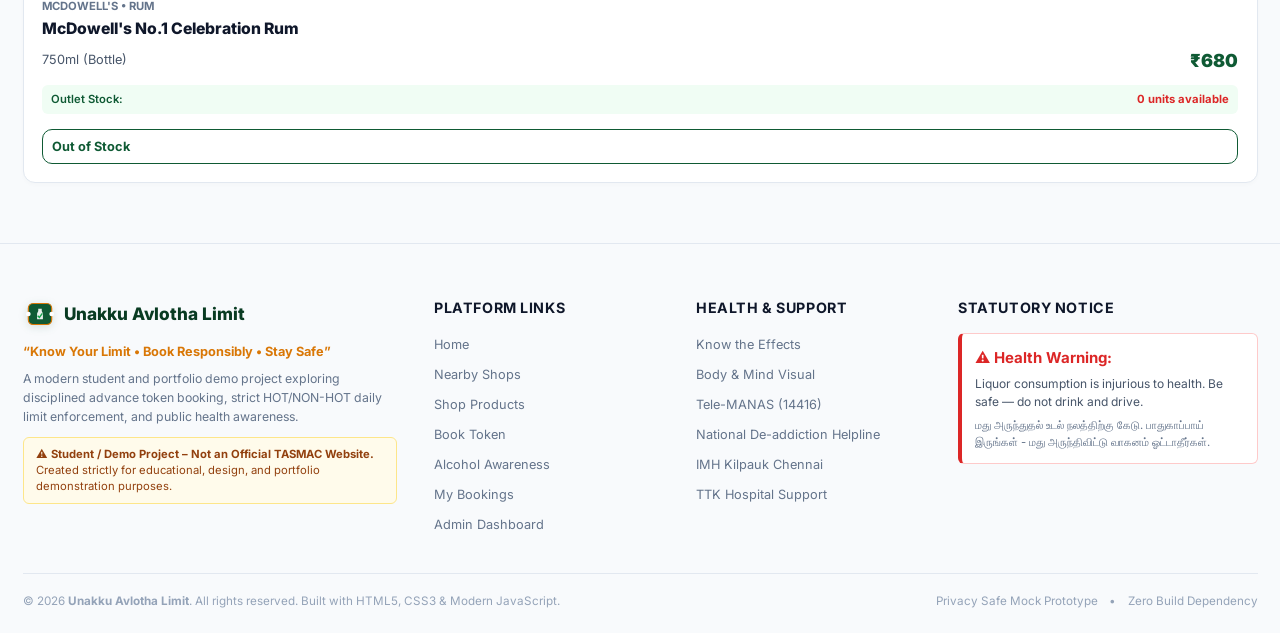
<file: Project3/products.html>
<!DOCTYPE html>
<html lang="en">
<head>
  <meta charset="UTF-8">
  <meta name="viewport" content="width=device-width, initial-scale=1.0">
  <title>Shop Products Catalog • Unakku Avlotha Limit</title>
  <meta name="description" content="View verified inventory for selected TASMAC outlet with strict HOT/NON-HOT daily quota enforcement.">
  <link rel="preconnect" href="https://fonts.googleapis.com">
  <link rel="preconnect" href="https://fonts.gstatic.com" crossorigin>
  <link href="https://fonts.googleapis.com/css2?family=Inter:wght@400;500;600;700;800;900&display=swap" rel="stylesheet">
  <link rel="stylesheet" href="css/style.css">
  <link rel="icon" href="data:image/svg+xml,<svg xmlns=%22http://www.w3.org/2000/svg%22 viewBox=%220 0 48 48%22><rect width=%2248%22 height=%2248%22 rx=%2210%22 fill=%22%230f5a34%22/><path d=%22M21 15 H27 V19 L29 23 V33 H19 V23 L21 19 Z%22 fill=%22white%22/><path d=%22M20 27 L23 30 L28 23%22 stroke=%22%2316a34a%22 stroke-width=%223%22 fill=%22none%22/></svg>">
  <style>
    .cat-toggle-btn {
      flex: 1;
      padding: 1rem 1.25rem;
      border-radius: 12px;
      border: 2px solid #e2e8f0;
      background: #ffffff;
      cursor: pointer;
      display: flex;
      align-items: center;
      gap: 0.75rem;
      transition: all 0.2s ease;
      text-align: left;
    }
    .active-cat-hot {
      border-color: #b45309 !important;
      background: #fffbeb !important;
      box-shadow: 0 4px 12px rgba(180, 83, 9, 0.15);
    }
    .active-cat-nonhot {
      border-color: #0f5a34 !important;
      background: #f0fdf4 !important;
      box-shadow: 0 4px 12px rgba(15, 90, 52, 0.15);
    }
  </style>
</head>
<body style="background:var(--bg-page);">
  <div id="headerMount"></div>

  <main style="padding:2.5rem 0 4rem;">
    <div class="container">
      
      <!-- Selected Shop Header Banner -->
      <div class="card" id="selectedShopBanner" style="padding:1.5rem; background:#ffffff; border-radius:12px; border:1px solid #e2e8f0; margin-bottom:1.5rem; box-shadow:var(--shadow-sm);">
        <!-- Populated by products.js -->
      </div>

      <!-- User Quota Status Strip -->
      <div id="userQuotaBanner"></div>

      <!-- Category Selection Strip (Strict Segregation) -->
      <div style="margin-bottom:1.5rem;">
        <div class="flex flex-col md:flex-row gap-3">
          <!-- HOT Spirits Toggle Button -->
          <button id="catBtnHot" class="cat-toggle-btn active-cat-hot">
            <span style="font-size:2rem;">🔥</span>
            <div>
              <div class="flex items-center gap-2">
                <strong style="font-size:1.1rem; color:#b45309;">HOT Spirits</strong>
                <span class="badge badge-warning" style="font-size:0.7rem;">Cap: 1 Unit/Day</span>
              </div>
              <p style="font-size:0.8rem; color:var(--text-secondary); margin-top:0.2rem;">
                Whisky, Brandy, Rum, Vodka & IMFL Liquor
              </p>
            </div>
          </button>

          <!-- NON-HOT Mild Toggle Button -->
          <button id="catBtnNonHot" class="cat-toggle-btn">
            <span style="font-size:2rem;">🍺</span>
            <div>
              <div class="flex items-center gap-2">
                <strong style="font-size:1.1rem; color:#0f5a34;">NON-HOT Mild Spirits</strong>
                <span class="badge badge-success" style="font-size:0.7rem;">Cap: 2 Units/Day</span>
              </div>
              <p style="font-size:0.8rem; color:var(--text-secondary); margin-top:0.2rem;">
                Beer, Lager, Draught & Mild Wine
              </p>
            </div>
          </button>
        </div>
      </div>

      <!-- Search & Subcategory Filter Strip -->
      <div class="card" style="padding:1.25rem; background:#ffffff; border-radius:12px; border:1px solid #e2e8f0; margin-bottom:1.75rem;">
        <div class="flex flex-col md:flex-row justify-between gap-3 items-center">
          <div class="flex flex-wrap gap-2 items-center" id="subcategoryPills">
            <!-- Populated dynamically based on HOT / NON-HOT -->
          </div>

          <div style="min-width:280px; width:100%; max-width:340px;">
            <input 
              type="text" 
              id="productSearchInput" 
              placeholder="Search by brand or title..."
              style="width:100%; padding:0.6rem 0.85rem; border-radius:8px; border:1.5px solid #cbd5e1; font-size:0.85rem;"
            />
          </div>
        </div>
      </div>

      <!-- Product Cards Grid -->
      <div class="grid grid-cols-1 sm:grid-cols-2 md:grid-cols-3 lg:grid-cols-4 gap-4" id="productsGrid">
        <!-- Rendered by products.js -->
      </div>

    </div>
  </main>

  <div id="footerMount"></div>

  <!-- Scripts -->
  <script src="js/qrcode.min.js"></script>
  <script src="js/common.js"></script>
  <script src="js/products.js"></script>
</body>
</html>
</file>
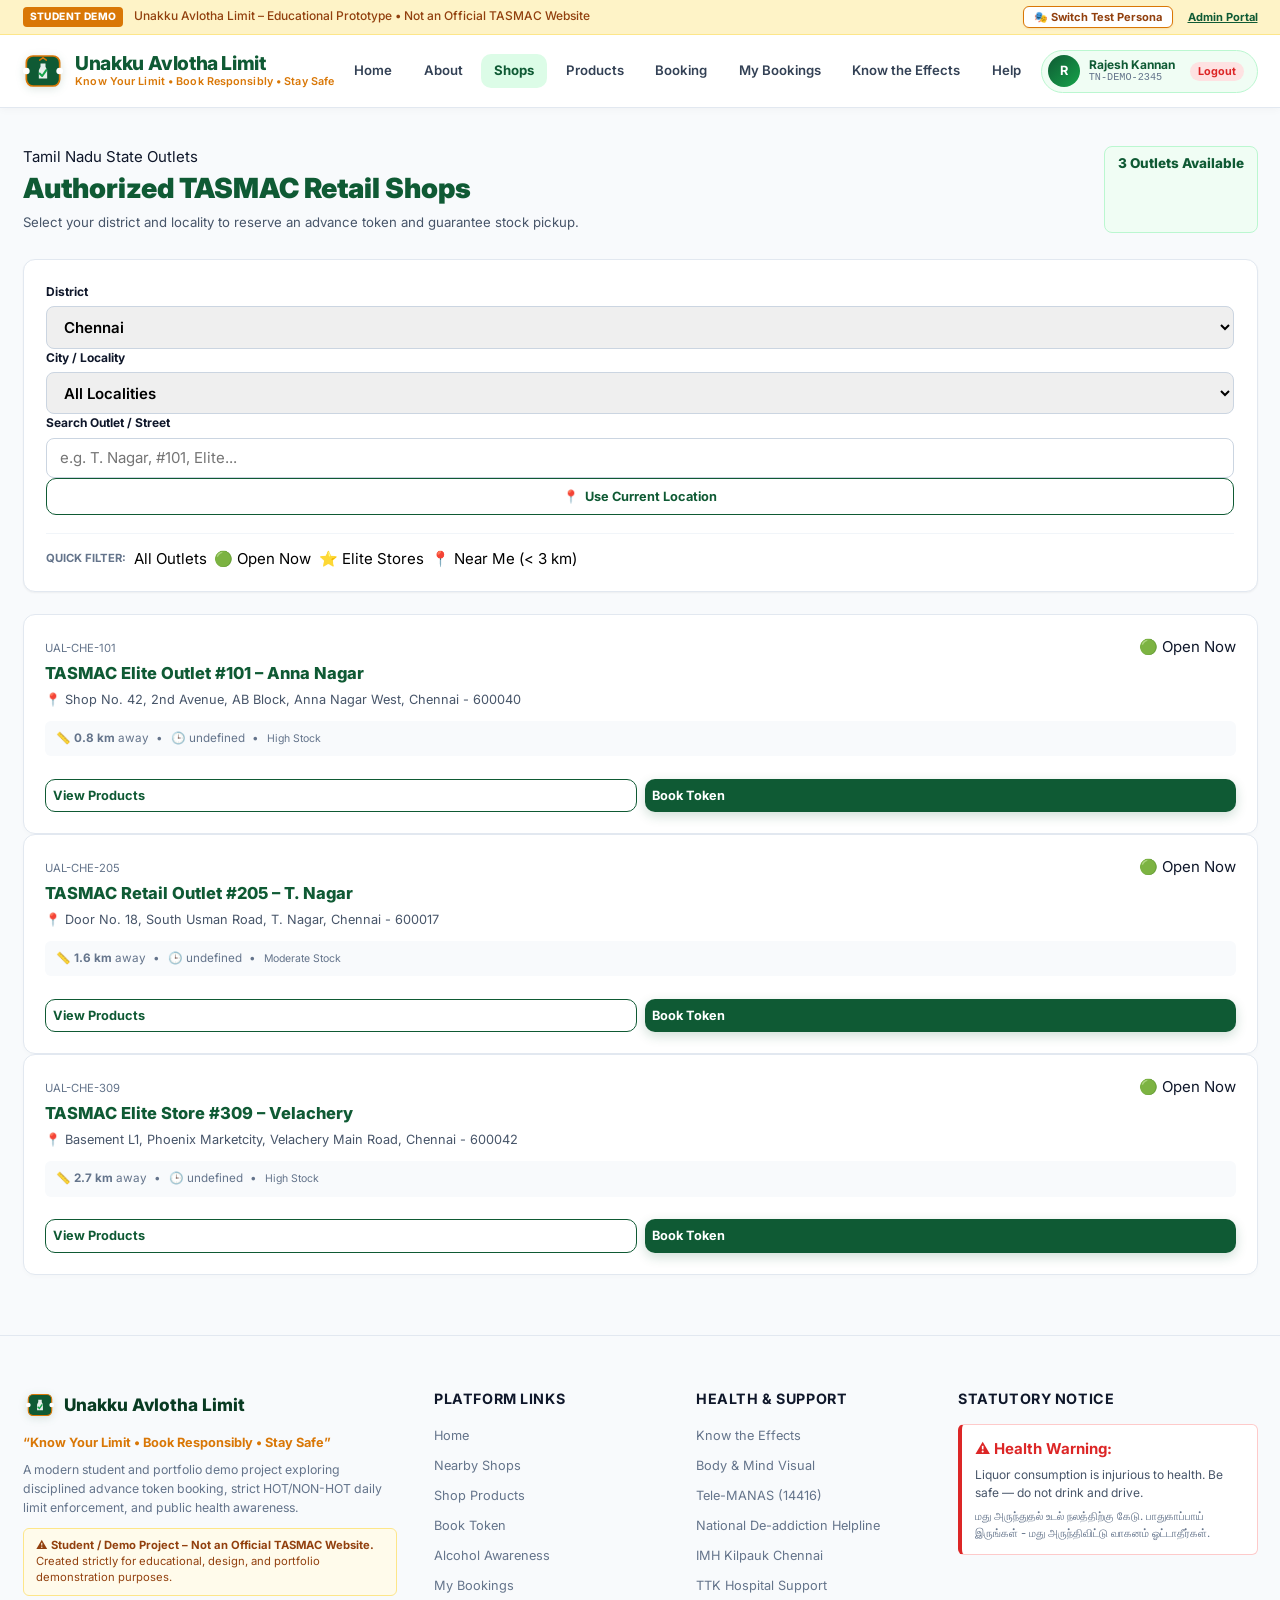
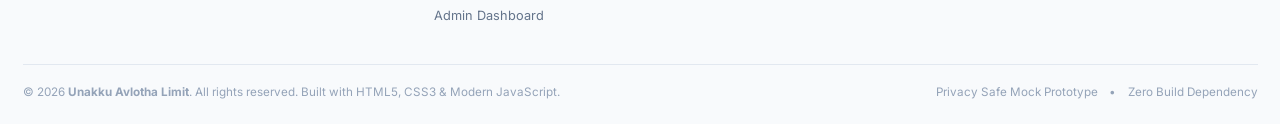
<file: Project3/shops.html>
<!DOCTYPE html>
<html lang="en">
<head>
  <meta charset="UTF-8">
  <meta name="viewport" content="width=device-width, initial-scale=1.0">
  <title>Nearby Outlets • Unakku Avlotha Limit</title>
  <meta name="description" content="Search authorized TASMAC retail outlets across Tamil Nadu districts with live stock and distance.">
  <link rel="preconnect" href="https://fonts.googleapis.com">
  <link rel="preconnect" href="https://fonts.gstatic.com" crossorigin>
  <link href="https://fonts.googleapis.com/css2?family=Inter:wght@400;500;600;700;800;900&display=swap" rel="stylesheet">
  <link rel="stylesheet" href="css/style.css">
  <link rel="icon" href="data:image/svg+xml,<svg xmlns=%22http://www.w3.org/2000/svg%22 viewBox=%220 0 48 48%22><rect width=%2248%22 height=%2248%22 rx=%2210%22 fill=%22%230f5a34%22/><path d=%22M21 15 H27 V19 L29 23 V33 H19 V23 L21 19 Z%22 fill=%22white%22/><path d=%22M20 27 L23 30 L28 23%22 stroke=%22%2316a34a%22 stroke-width=%223%22 fill=%22none%22/></svg>">
</head>
<body style="background:var(--bg-page);">
  <div id="headerMount"></div>

  <main style="padding:2.5rem 0 4rem;">
    <div class="container">
      
      <!-- Page Title & Header -->
      <div class="flex justify-between items-end flex-wrap gap-3" style="margin-bottom:1.75rem;">
        <div>
          <span class="badge badge-success" style="margin-bottom:0.4rem;">Tamil Nadu State Outlets</span>
          <h1 style="font-size:1.85rem; font-weight:900; color:#0f5a34;">Authorized TASMAC Retail Shops</h1>
          <p style="font-size:0.88rem; color:var(--text-secondary); margin-top:0.25rem;">
            Select your district and locality to reserve an advance token and guarantee stock pickup.
          </p>
        </div>
        <div id="shopCountDisplay" style="font-size:0.9rem; font-weight:800; color:#0f5a34; background:#f0fdf4; padding:0.4rem 0.85rem; border-radius:8px; border:1px solid #bbf7d0;">
          Loading Outlets...
        </div>
      </div>

      <!-- Location Search & Filter Box -->
      <div class="card" style="padding:1.5rem; background:#ffffff; border-radius:12px; border:1px solid #e2e8f0; margin-bottom:1.5rem; box-shadow:var(--shadow-sm);">
        <div class="grid grid-cols-1 md:grid-cols-4 gap-3 items-end">
          <div>
            <label style="display:block; font-size:0.8rem; font-weight:700; color:var(--text-primary); margin-bottom:0.35rem;">
              District
            </label>
            <select id="districtSelect" style="width:100%; padding:0.65rem 0.85rem; border-radius:8px; border:1.5px solid #cbd5e1; font-weight:600;">
              <!-- Populated by shops.js -->
            </select>
          </div>

          <div>
            <label style="display:block; font-size:0.8rem; font-weight:700; color:var(--text-primary); margin-bottom:0.35rem;">
              City / Locality
            </label>
            <select id="citySelect" style="width:100%; padding:0.65rem 0.85rem; border-radius:8px; border:1.5px solid #cbd5e1; font-weight:600;">
              <!-- Populated by shops.js -->
            </select>
          </div>

          <div>
            <label style="display:block; font-size:0.8rem; font-weight:700; color:var(--text-primary); margin-bottom:0.35rem;">
              Search Outlet / Street
            </label>
            <input 
              type="text" 
              id="shopSearchInput" 
              placeholder="e.g. T. Nagar, #101, Elite..."
              style="width:100%; padding:0.65rem 0.85rem; border-radius:8px; border:1.5px solid #cbd5e1;"
            />
          </div>

          <div>
            <button id="gpsLocationBtn" class="btn-outline" style="width:100%; padding:0.65rem; font-size:0.85rem; display:flex; align-items:center; justify-content:center; gap:0.4rem;">
              <span>📍</span> Use Current Location
            </button>
          </div>
        </div>

        <!-- Filter Chips Bar -->
        <div class="flex flex-wrap gap-2 items-center" style="margin-top:1.25rem; padding-top:1rem; border-top:1px solid #f1f5f9;">
          <span style="font-size:0.75rem; font-weight:700; color:var(--text-muted); text-transform:uppercase;">Quick Filter:</span>
          <button class="filter-chip active" data-filter="all">All Outlets</button>
          <button class="filter-chip" data-filter="open">🟢 Open Now</button>
          <button class="filter-chip" data-filter="elite">⭐ Elite Stores</button>
          <button class="filter-chip" data-filter="near">📍 Near Me (&lt; 3 km)</button>
        </div>
      </div>

      <!-- Shops Grid -->
      <div class="grid grid-cols-1 md:grid-cols-2 lg:grid-cols-3 gap-4" id="shopsGrid">
        <!-- Rendered by shops.js -->
      </div>

    </div>
  </main>

  <div id="footerMount"></div>

  <!-- Scripts -->
  <script src="js/qrcode.min.js"></script>
  <script src="js/common.js"></script>
  <script src="js/shops.js"></script>
</body>
</html>
</file>
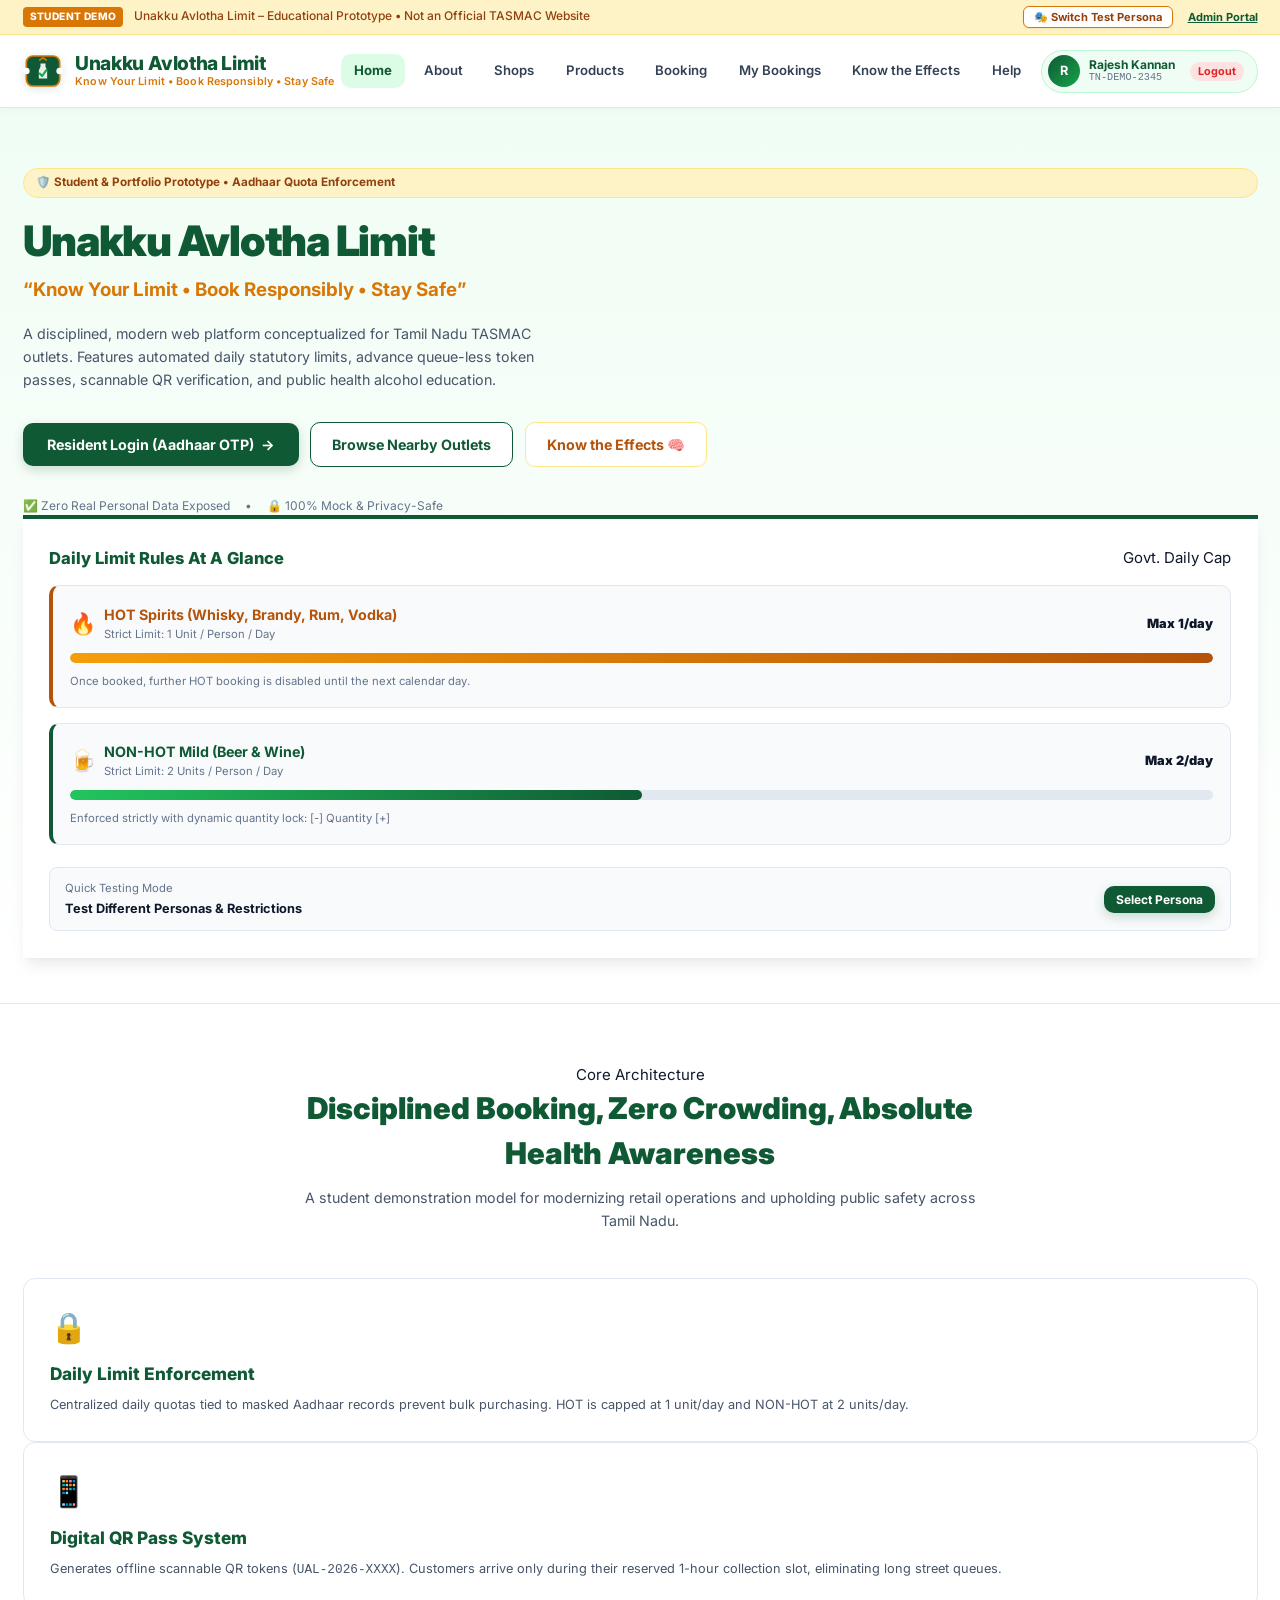
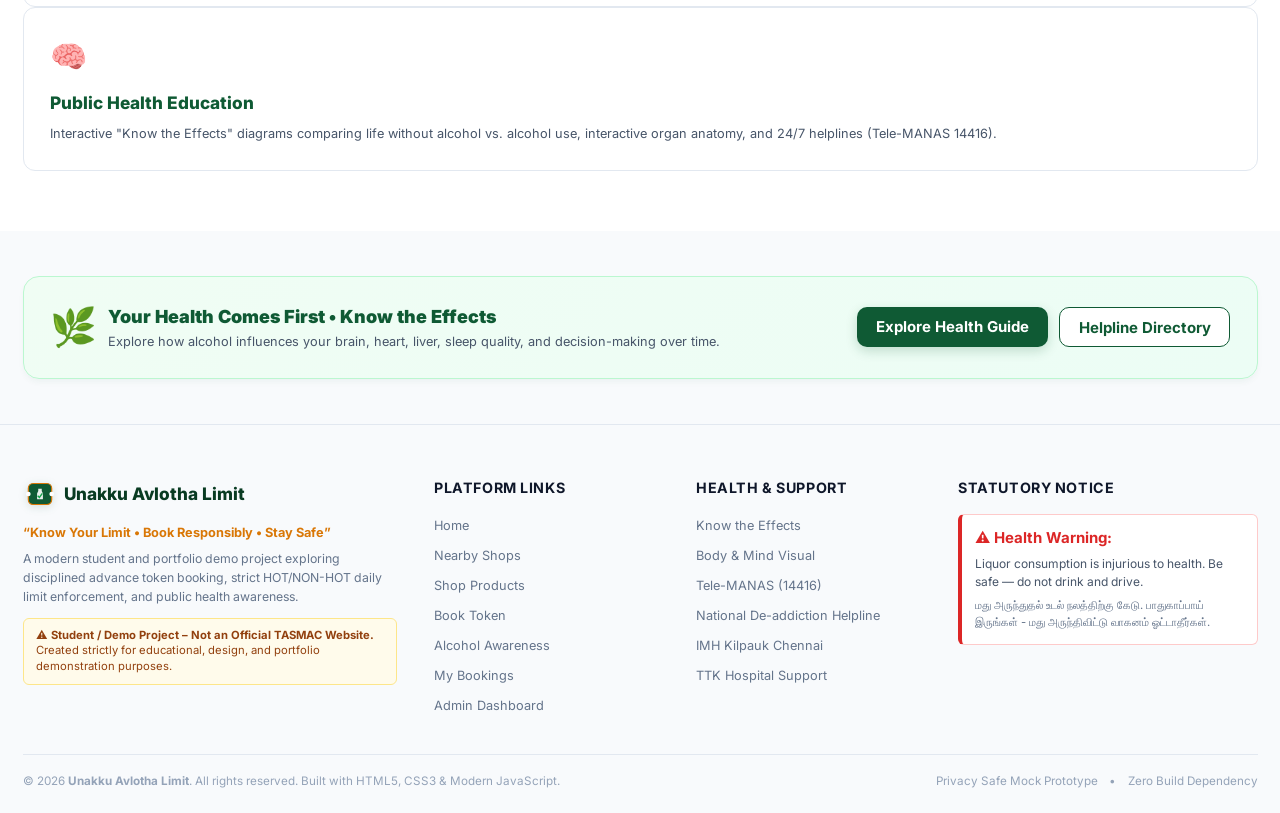
<file: Project3/unakku-avlotha-limit.html>
<!DOCTYPE html>
<html lang="en">
<head>
  <meta charset="UTF-8">
  <meta name="viewport" content="width=device-width, initial-scale=1.0">
  <title>Unakku Avlotha Limit • Know Your Limit • Book Responsibly • Stay Safe</title>
  <meta name="description" content="Unakku Avlotha Limit - Student/Demo smart TASMAC token booking and alcohol quota limit management prototype.">
  <link rel="preconnect" href="https://fonts.googleapis.com">
  <link rel="preconnect" href="https://fonts.gstatic.com" crossorigin>
  <link href="https://fonts.googleapis.com/css2?family=Inter:wght@400;500;600;700;800;900&display=swap" rel="stylesheet">
  <link rel="stylesheet" href="css/style.css">
  <link rel="icon" href="data:image/svg+xml,<svg xmlns=%22http://www.w3.org/2000/svg%22 viewBox=%220 0 48 48%22><rect width=%2248%22 height=%2248%22 rx=%2210%22 fill=%22%230f5a34%22/><path d=%22M21 15 H27 V19 L29 23 V33 H19 V23 L21 19 Z%22 fill=%22white%22/><path d=%22M20 27 L23 30 L28 23%22 stroke=%22%2316a34a%22 stroke-width=%223%22 fill=%22none%22/></svg>">
</head>
<body>
  <!-- Dynamic Mount for Navigation Header -->
  <div id="headerMount"></div>

  <!-- Hero Section -->
  <main>
    <section class="hero-section" style="background:linear-gradient(180deg, #f0fdf4 0%, #ffffff 100%); padding:4rem 0 3rem; border-bottom:1px solid var(--border-light);">
      <div class="container">
        <div class="grid grid-cols-1 md:grid-cols-2 gap-6 items-center">
          <div>
            <div class="inline-flex items-center gap-2" style="background:#fef3c7; border:1px solid #fde68a; padding:0.35rem 0.85rem; border-radius:9999px; font-size:0.78rem; font-weight:700; color:#92400e; margin-bottom:1.25rem;">
              <span>🛡️ Student & Portfolio Prototype</span>
              <span>•</span>
              <span>Aadhaar Quota Enforcement</span>
            </div>

            <h1 style="font-size:2.8rem; font-weight:900; color:#0f5a34; line-height:1.15; letter-spacing:-0.03em; margin-bottom:0.75rem;">
              Unakku Avlotha Limit
            </h1>

            <p style="font-size:1.25rem; font-weight:700; color:#d97706; margin-bottom:1.25rem;">
              “Know Your Limit • Book Responsibly • Stay Safe”
            </p>

            <p style="font-size:0.95rem; color:var(--text-secondary); line-height:1.6; margin-bottom:2rem; max-width:540px;">
              A disciplined, modern web platform conceptualized for Tamil Nadu TASMAC outlets. Features automated daily statutory limits, advance queue-less token passes, scannable QR verification, and public health alcohol education.
            </p>

            <div class="flex flex-wrap gap-3 items-center">
              <a href="login.html" class="btn-primary" style="font-size:0.95rem; padding:0.75rem 1.6rem;">
                <span>Resident Login (Aadhaar OTP)</span> <span>→</span>
              </a>
              <a href="shops.html" class="btn-outline" style="font-size:0.95rem; padding:0.75rem 1.4rem;">
                <span>Browse Nearby Outlets</span>
              </a>
              <a href="awareness.html" class="btn-outline" style="font-size:0.95rem; padding:0.75rem 1.4rem; color:#b45309; border-color:#fde68a;">
                <span>Know the Effects 🧠</span>
              </a>
            </div>

            <div class="flex items-center gap-4" style="margin-top:2rem; font-size:0.8rem; color:var(--text-muted);">
              <span>✅ Zero Real Personal Data Exposed</span>
              <span>•</span>
              <span>🔒 100% Mock & Privacy-Safe</span>
            </div>
          </div>

          <!-- Hero Graphic / Quick Persona Switcher Preview -->
          <div>
            <div class="card" style="padding:1.75rem; border-top:4px solid #0f5a34; background:#ffffff; box-shadow:var(--shadow-lg);">
              <div class="flex justify-between items-center" style="margin-bottom:1rem;">
                <h3 style="font-size:1.1rem; font-weight:800; color:#0f5a34;">Daily Limit Rules At A Glance</h3>
                <span class="badge badge-success">Govt. Daily Cap</span>
              </div>

              <!-- HOT Spirit rule card -->
              <div class="limit-meter-box hot-box" style="margin-bottom:1rem;">
                <div class="flex justify-between items-center">
                  <div class="flex items-center gap-2">
                    <span style="font-size:1.4rem;">🔥</span>
                    <div>
                      <strong style="color:#b45309; font-size:0.95rem;">HOT Spirits (Whisky, Brandy, Rum, Vodka)</strong>
                      <div style="font-size:0.75rem; color:var(--text-muted);">Strict Limit: 1 Unit / Person / Day</div>
                    </div>
                  </div>
                  <span class="badge badge-warning" style="font-size:0.85rem; font-weight:900;">Max 1/day</span>
                </div>
                <div class="meter-track">
                  <div class="meter-fill-hot" style="width: 100%;"></div>
                </div>
                <div style="font-size:0.75rem; color:var(--text-muted);">
                  Once booked, further HOT booking is disabled until the next calendar day.
                </div>
              </div>

              <!-- NON-HOT Beer & Wine rule card -->
              <div class="limit-meter-box nonhot-box" style="margin-bottom:1.5rem;">
                <div class="flex justify-between items-center">
                  <div class="flex items-center gap-2">
                    <span style="font-size:1.4rem;">🍺</span>
                    <div>
                      <strong style="color:#0f5a34; font-size:0.95rem;">NON-HOT Mild (Beer & Wine)</strong>
                      <div style="font-size:0.75rem; color:var(--text-muted);">Strict Limit: 2 Units / Person / Day</div>
                    </div>
                  </div>
                  <span class="badge badge-success" style="font-size:0.85rem; font-weight:900;">Max 2/day</span>
                </div>
                <div class="meter-track">
                  <div class="meter-fill-nonhot" style="width: 50%;"></div>
                </div>
                <div style="font-size:0.75rem; color:var(--text-muted);">
                  Enforced strictly with dynamic quantity lock: [-] Quantity [+]
                </div>
              </div>

              <div class="flex justify-between items-center" style="background:#f8fafc; padding:0.75rem 1rem; border-radius:8px; border:1px solid #e2e8f0;">
                <div>
                  <span style="font-size:0.75rem; color:var(--text-muted); display:block;">Quick Testing Mode</span>
                  <strong style="font-size:0.85rem; color:var(--text-primary);">Test Different Personas & Restrictions</strong>
                </div>
                <button class="btn-primary" onclick="UalUI.openPersonaModal()" style="font-size:0.8rem; padding:0.4rem 0.8rem;">
                  Select Persona
                </button>
              </div>
            </div>
          </div>
        </div>
      </div>
    </section>

    <!-- Key Features Section -->
    <section id="about" style="padding:4rem 0; background:#ffffff;">
      <div class="container">
        <div style="text-align:center; max-width:700px; margin:0 auto 3rem;">
          <span class="badge badge-success" style="margin-bottom:0.5rem;">Core Architecture</span>
          <h2 style="font-size:2rem; font-weight:900; color:#0f5a34; margin-bottom:0.75rem;">
            Disciplined Booking, Zero Crowding, Absolute Health Awareness
          </h2>
          <p style="font-size:0.95rem; color:var(--text-secondary); line-height:1.6;">
            A student demonstration model for modernizing retail operations and upholding public safety across Tamil Nadu.
          </p>
        </div>

        <div class="grid grid-cols-1 md:grid-cols-3 gap-4">
          <div class="card" style="padding:1.75rem; border-radius:12px; border:1px solid #e2e8f0;">
            <div style="font-size:2rem; margin-bottom:0.75rem;">🔒</div>
            <h3 style="font-size:1.15rem; font-weight:800; color:#0f5a34; margin-bottom:0.5rem;">
              Daily Limit Enforcement
            </h3>
            <p style="font-size:0.85rem; color:var(--text-secondary); line-height:1.55;">
              Centralized daily quotas tied to masked Aadhaar records prevent bulk purchasing. HOT is capped at 1 unit/day and NON-HOT at 2 units/day.
            </p>
          </div>

          <div class="card" style="padding:1.75rem; border-radius:12px; border:1px solid #e2e8f0;">
            <div style="font-size:2rem; margin-bottom:0.75rem;">📱</div>
            <h3 style="font-size:1.15rem; font-weight:800; color:#0f5a34; margin-bottom:0.5rem;">
              Digital QR Pass System
            </h3>
            <p style="font-size:0.85rem; color:var(--text-secondary); line-height:1.55;">
              Generates offline scannable QR tokens (<code>UAL-2026-XXXX</code>). Customers arrive only during their reserved 1-hour collection slot, eliminating long street queues.
            </p>
          </div>

          <div class="card" style="padding:1.75rem; border-radius:12px; border:1px solid #e2e8f0;">
            <div style="font-size:2rem; margin-bottom:0.75rem;">🧠</div>
            <h3 style="font-size:1.15rem; font-weight:800; color:#0f5a34; margin-bottom:0.5rem;">
              Public Health Education
            </h3>
            <p style="font-size:0.85rem; color:var(--text-secondary); line-height:1.55;">
              Interactive "Know the Effects" diagrams comparing life without alcohol vs. alcohol use, interactive organ anatomy, and 24/7 helplines (Tele-MANAS 14416).
            </p>
          </div>
        </div>
      </div>
    </section>

    <!-- Health First Banner -->
    <section style="padding:1rem 0; background:#f8fafc;">
      <div class="container">
        <div class="health-first-banner">
          <div class="flex items-center gap-3">
            <span style="font-size:2.5rem;">🌿</span>
            <div>
              <h3 style="font-size:1.2rem; font-weight:900; color:#0f5a34; margin-bottom:0.25rem;">
                Your Health Comes First • Know the Effects
              </h3>
              <p style="font-size:0.85rem; color:var(--text-secondary); line-height:1.45;">
                Explore how alcohol influences your brain, heart, liver, sleep quality, and decision-making over time.
              </p>
            </div>
          </div>
          <div class="flex gap-3">
            <a href="awareness.html" class="btn-primary" style="white-space:nowrap; padding:0.6rem 1.25rem;">
              Explore Health Guide
            </a>
            <button class="btn-outline" onclick="openHealthResourcesModal()" style="white-space:nowrap; padding:0.6rem 1.25rem;">
              Helpline Directory
            </button>
          </div>
        </div>
      </div>
    </section>
  </main>

  <!-- Dynamic Mount for Footer -->
  <div id="footerMount"></div>

  <!-- Common Scripts -->
  <script src="js/qrcode.min.js"></script>
  <script src="js/common.js"></script>
  <script>
    document.addEventListener("DOMContentLoaded", () => {
      document.getElementById("headerMount").innerHTML = UalUI.renderHeader("home");
      document.getElementById("footerMount").innerHTML = UalUI.renderFooter();
    });
  </script>
</body>
</html>
</file>
<file: Project3/css/style.css>
/**
 * Tamil Nadu TASMAC Smart Booking & Limit Management System
 * Modern Light-Theme Design System & Stylesheet
 */

:root {
  --primary: #0f5a34;
  --primary-dark: #093b22;
  --primary-light: #16a34a;
  --primary-subtle: #f0fdf4;
  --primary-border: #bbf7d0;

  --accent-gold: #b45309;
  --accent-gold-light: #fef3c7;
  --accent-gold-border: #fde68a;

  --danger: #dc2626;
  --danger-light: #fef2f2;
  --danger-border: #fecaca;

  --warning: #d97706;
  --warning-light: #fffbeb;
  --warning-border: #fde68a;

  --info: #0284c7;
  --info-light: #f0f9ff;
  --info-border: #bae6fd;

  --bg-page: #f8fafc;
  --bg-card: #ffffff;
  --bg-muted: #f1f5f9;
  --bg-hover: #f8fafc;

  --text-primary: #0f172a;
  --text-secondary: #475569;
  --text-muted: #64748b;
  --text-inverse: #ffffff;

  --border-light: #e2e8f0;
  --border-focus: #0f5a34;

  --shadow-sm: 0 1px 2px 0 rgb(0 0 0 / 0.05);
  --shadow-md: 0 4px 6px -1px rgb(0 0 0 / 0.08), 0 2px 4px -2px rgb(0 0 0 / 0.05);
  --shadow-lg: 0 10px 15px -3px rgb(0 0 0 / 0.08), 0 4px 6px -4px rgb(0 0 0 / 0.04);
  --shadow-xl: 0 20px 25px -5px rgb(0 0 0 / 0.1), 0 8px 10px -6px rgb(0 0 0 / 0.05);

  --radius-sm: 6px;
  --radius-md: 10px;
  --radius-lg: 16px;
  --radius-full: 9999px;

  --font-family: 'Inter', system-ui, -apple-system, BlinkMacSystemFont, 'Segoe UI', Roboto, Oxygen, Ubuntu, Cantarell, sans-serif;
  --header-height: 72px;
}

*, *::before, *::after {
  box-sizing: border-box;
  margin: 0;
  padding: 0;
}

html {
  font-family: var(--font-family);
  font-size: 15px;
  color: var(--text-primary);
  background-color: var(--bg-page);
  scroll-behavior: smooth;
  -webkit-text-size-adjust: 100%;
  overflow-x: hidden;
  width: 100%;
}

body {
  min-height: 100vh;
  display: flex;
  flex-direction: column;
  line-height: 1.5;
  background: var(--bg-page);
  overflow-x: hidden;
  width: 100%;
}

a {
  color: inherit;
  text-decoration: none;
}

button, input, select, textarea {
  font-family: inherit;
  font-size: inherit;
}

button {
  cursor: pointer;
  border: none;
  background: none;
}

img {
  max-width: 100%;
  height: auto;
  display: block;
}

/* ================= UTILITIES ================= */
.container {
  width: 100%;
  max-width: 1280px;
  margin-left: auto;
  margin-right: auto;
  padding-left: 1.5rem;
  padding-right: 1.5rem;
  box-sizing: border-box;
}

@media (max-width: 768px) {
  .container {
    padding-left: 1rem;
    padding-right: 1rem;
  }
}

.flex { display: flex; }
.items-center { align-items: center; }
.justify-between { justify-content: space-between; }
.justify-center { justify-content: center; }
.gap-1 { gap: 0.25rem; }
.gap-2 { gap: 0.5rem; }
.gap-3 { gap: 0.75rem; }
.gap-4 { gap: 1rem; }
.gap-6 { gap: 1.5rem; }
.hidden { display: none !important; }

/* ================= GOVT STRIP ================= */
.govt-top-strip {
  background: #093b22;
  color: #e2e8f0;
  font-size: 0.8rem;
  padding: 0.35rem 0;
  border-bottom: 1px solid rgba(255, 255, 255, 0.1);
  position: relative;
  z-index: 101;
}

.govt-top-strip .container {
  display: flex;
  justify-content: space-between;
  align-items: center;
  flex-wrap: wrap;
  gap: 0.5rem;
}

.govt-tagline {
  display: flex;
  align-items: center;
  gap: 0.5rem;
  font-weight: 500;
  color: #fef3c7;
}

.govt-helpline {
  display: flex;
  align-items: center;
  gap: 1rem;
}

.helpline-pill {
  background: rgba(255, 255, 255, 0.15);
  padding: 0.15rem 0.5rem;
  border-radius: var(--radius-sm);
  font-size: 0.75rem;
  font-weight: 600;
}

/* ================= MAIN HEADER & NAV ================= */
.main-header {
  width: 100%;
  background: var(--bg-card);
  border-bottom: 1px solid var(--border-light);
  box-shadow: var(--shadow-sm);
  position: sticky;
  top: 0;
  z-index: 100;
}

.nav-container {
  display: flex;
  align-items: center;
  justify-content: space-between;
  min-height: var(--header-height);
  padding-top: 0.35rem;
  padding-bottom: 0.35rem;
  gap: 0.75rem;
  position: relative;
  width: 100%;
  box-sizing: border-box;
}

.brand-logo-area {
  display: flex;
  align-items: center;
  gap: 0.75rem;
  cursor: pointer;
  flex-shrink: 0;
  user-select: none;
}

.emblem-icon {
  width: 40px;
  height: 40px;
  background: linear-gradient(135deg, #0f5a34 0%, #16a34a 100%);
  color: #fff;
  border-radius: var(--radius-md);
  display: flex;
  align-items: center;
  justify-content: center;
  box-shadow: 0 2px 6px rgba(15, 90, 52, 0.25);
  font-weight: 800;
  font-size: 1.05rem;
  border: 1.5px solid #d97706;
  flex-shrink: 0;
}

.brand-text {
  display: flex;
  flex-direction: column;
  justify-content: center;
  line-height: 1.2;
}

.brand-title {
  font-size: 1.12rem;
  font-weight: 800;
  color: var(--primary);
  letter-spacing: -0.02em;
  line-height: 1.2;
  white-space: nowrap;
}

.brand-sub {
  font-size: 0.68rem;
  font-weight: 700;
  color: var(--accent-gold);
  text-transform: uppercase;
  letter-spacing: 0.03em;
  white-space: nowrap;
  line-height: 1.2;
}

.brand-tamil {
  font-size: 0.66rem;
  color: var(--text-muted);
  white-space: nowrap;
  line-height: 1.2;
}

/* Nav Menu */
.nav-links {
  display: flex;
  align-items: center;
  gap: 0.2rem;
  list-style: none;
  margin: 0;
  padding: 0;
  flex-shrink: 1;
}

.nav-item {
  position: relative;
  flex-shrink: 0;
}

.nav-link {
  display: inline-flex;
  align-items: center;
  justify-content: center;
  height: 36px;
  gap: 0.35rem;
  padding: 0 0.55rem;
  border-radius: var(--radius-sm);
  font-weight: 600;
  font-size: 0.82rem;
  color: var(--text-secondary);
  transition: all 0.15s ease;
  white-space: nowrap;
  position: relative;
  border: 1px solid transparent;
}

.nav-link:hover {
  color: var(--primary);
  background: var(--primary-subtle);
}

.nav-link.active {
  color: var(--primary);
  background: var(--primary-subtle);
  font-weight: 700;
}

.nav-link.active::after {
  content: '';
  position: absolute;
  bottom: 0;
  left: 0.55rem;
  right: 0.55rem;
  height: 2.5px;
  background: var(--primary);
  border-radius: 2px;
}

.nav-right-actions {
  display: flex;
  align-items: center;
  gap: 0.5rem;
  flex-shrink: 0;
}

/* District Quick Selector in Header */
.location-quick-badge {
  display: inline-flex;
  align-items: center;
  gap: 0.35rem;
  background: var(--bg-muted);
  border: 1px solid var(--border-light);
  height: 36px;
  padding: 0 0.75rem;
  border-radius: var(--radius-full);
  font-size: 0.78rem;
  font-weight: 600;
  color: var(--text-secondary);
  cursor: pointer;
  white-space: nowrap;
  transition: background 0.15s, border-color 0.15s;
  box-sizing: border-box;
}

.location-quick-badge:hover {
  background: #e2e8f0;
  border-color: #cbd5e1;
}

.location-quick-badge svg {
  color: var(--primary);
  flex-shrink: 0;
}

.location-text-short {
  display: none;
}

/* Persona Test Bar */
.persona-selector-btn {
  display: inline-flex;
  align-items: center;
  gap: 0.35rem;
  background: var(--accent-gold-light);
  border: 1px solid var(--accent-gold-border);
  color: var(--accent-gold);
  height: 36px;
  padding: 0 0.75rem;
  border-radius: var(--radius-full);
  font-size: 0.78rem;
  font-weight: 600;
  cursor: pointer;
  white-space: nowrap;
  transition: background 0.15s, border-color 0.15s;
  box-sizing: border-box;
}

.persona-selector-btn:hover {
  background: #fde68a;
}

/* User Pill & Auth Buttons */
.btn-login {
  background: var(--primary);
  color: white;
  font-weight: 600;
  height: 36px;
  padding: 0 0.95rem;
  border-radius: var(--radius-full);
  font-size: 0.82rem;
  display: inline-flex;
  align-items: center;
  gap: 0.45rem;
  box-shadow: var(--shadow-sm);
  white-space: nowrap;
  transition: background 0.15s;
  box-sizing: border-box;
}

.btn-login:hover {
  background: var(--primary-dark);
}

.user-profile-pill {
  display: inline-flex;
  align-items: center;
  gap: 0.45rem;
  height: 36px;
  padding: 0 0.6rem 0 0.35rem;
  background: var(--bg-muted);
  border: 1px solid var(--border-light);
  border-radius: var(--radius-full);
  cursor: pointer;
  white-space: nowrap;
  transition: all 0.15s;
  box-sizing: border-box;
}

.user-profile-pill:hover {
  border-color: var(--primary);
}

.user-avatar {
  width: 28px;
  height: 28px;
  border-radius: var(--radius-full);
  background: var(--primary-subtle);
  color: var(--primary);
  display: flex;
  align-items: center;
  justify-content: center;
  font-weight: 700;
  font-size: 0.78rem;
  flex-shrink: 0;
}

.user-info-text {
  display: flex;
  flex-direction: column;
  text-align: left;
  line-height: 1.15;
  justify-content: center;
}

.user-name-text {
  font-size: 0.8rem;
  font-weight: 700;
  color: var(--text-primary);
  white-space: nowrap;
}

.user-aadhaar-masked {
  font-size: 0.66rem;
  color: var(--text-muted);
  font-family: monospace;
  white-space: nowrap;
}

.btn-logout-pill {
  padding: 0.2rem 0.55rem;
  font-size: 0.72rem;
  font-weight: 700;
  height: 24px;
  display: inline-flex;
  align-items: center;
  justify-content: center;
  border-radius: var(--radius-full);
  margin-left: 0.25rem;
  background: #e2e8f0;
  color: var(--text-secondary);
  transition: all 0.15s;
}

.btn-logout-pill:hover {
  background: #fee2e2;
  color: var(--danger);
}

.btn-admin-switch {
  background: #0f172a;
  color: #f8fafc;
  height: 36px;
  padding: 0 0.75rem;
  border-radius: var(--radius-full);
  font-size: 0.76rem;
  font-weight: 600;
  display: inline-flex;
  align-items: center;
  gap: 0.35rem;
  white-space: nowrap;
  transition: background 0.15s;
  box-sizing: border-box;
}

.btn-admin-switch:hover {
  background: #1e293b;
}

.btn-menu-toggle {
  display: none;
  align-items: center;
  justify-content: center;
  width: 36px;
  height: 36px;
  border-radius: var(--radius-full);
  border: 1px solid var(--border-light);
  background: var(--bg-muted);
  color: var(--text-primary);
  cursor: pointer;
  flex-shrink: 0;
  transition: background 0.15s, border-color 0.15s;
  box-sizing: border-box;
}

.btn-menu-toggle:hover {
  background: #e2e8f0;
  border-color: #cbd5e1;
}

/* ================= BANNER NOTICES ================= */
.restriction-banner {
  background: var(--danger-light);
  border-bottom: 1px solid var(--danger-border);
  color: #991b1b;
  padding: 0.75rem 0;
  font-size: 0.88rem;
}

.restriction-banner .container {
  display: flex;
  align-items: center;
  justify-content: space-between;
  flex-wrap: wrap;
  gap: 0.75rem;
}

.restriction-left {
  display: flex;
  align-items: center;
  gap: 0.6rem;
  font-weight: 600;
}

.btn-view-case {
  background: #991b1b;
  color: white;
  padding: 0.25rem 0.75rem;
  border-radius: var(--radius-sm);
  font-size: 0.78rem;
  font-weight: 600;
}

/* ================= HERO SECTION ================= */
.hero-section {
  background: linear-gradient(180deg, #ffffff 0%, #f0fdf4 100%);
  border-bottom: 1px solid var(--border-light);
  padding: 2.75rem 0 2.25rem;
  position: relative;
  overflow: hidden;
}

.hero-grid {
  display: grid;
  grid-template-columns: 1.2fr 0.8fr;
  gap: 2.5rem;
  align-items: center;
}

.hero-badge-row {
  display: flex;
  align-items: center;
  gap: 0.75rem;
  margin-bottom: 1rem;
  flex-wrap: wrap;
}

.gov-badge {
  background: #0f5a34;
  color: #ffffff;
  padding: 0.25rem 0.65rem;
  border-radius: var(--radius-full);
  font-size: 0.72rem;
  font-weight: 700;
  letter-spacing: 0.05em;
  text-transform: uppercase;
  display: inline-flex;
  align-items: center;
  gap: 0.35rem;
}

.sub-badge {
  background: #fef3c7;
  color: #92400e;
  border: 1px solid #fde68a;
  padding: 0.25rem 0.65rem;
  border-radius: var(--radius-full);
  font-size: 0.72rem;
  font-weight: 700;
}

.hero-title {
  font-size: 2.4rem;
  font-weight: 800;
  line-height: 1.18;
  color: #0f2416;
  margin-bottom: 0.85rem;
  letter-spacing: -0.02em;
}

.hero-title span {
  color: var(--primary);
  background: linear-gradient(90deg, #0f5a34 0%, #15803d 100%);
  -webkit-background-clip: text;
  -webkit-text-fill-color: transparent;
}

.hero-description {
  font-size: 1.05rem;
  color: var(--text-secondary);
  line-height: 1.6;
  margin-bottom: 1.75rem;
  max-width: 580px;
}

.hero-actions-container {
  display: flex;
  flex-direction: column;
  gap: 0.75rem;
  margin-bottom: 1.75rem;
}

.hero-primary-actions {
  display: flex;
  align-items: center;
  gap: 0.75rem;
  flex-wrap: wrap;
}

.hero-quick-shortcuts {
  display: flex;
  align-items: center;
  gap: 0.5rem;
  flex-wrap: wrap;
}

.hero-pill-btn {
  display: inline-flex;
  align-items: center;
  gap: 0.4rem;
  padding: 0.35rem 0.75rem;
  font-size: 0.8rem;
  font-weight: 600;
  color: var(--text-secondary);
  background: var(--bg-card);
  border: 1px solid var(--border-light);
  border-radius: var(--radius-full);
  cursor: pointer;
  transition: all 0.15s ease;
  white-space: nowrap;
}

.hero-pill-btn:hover {
  background: var(--bg-muted);
  border-color: var(--primary);
  color: var(--primary);
}

.hero-pill-accent {
  background: #f0fdf4;
  border-color: var(--primary-border);
  color: var(--primary);
  font-weight: 700;
}

.hero-pill-accent:hover {
  background: #dcfce7;
}

.hero-actions-row {
  display: flex;
  align-items: center;
  gap: 1rem;
  flex-wrap: wrap;
  margin-bottom: 1.75rem;
}

.btn-primary {
  background: var(--primary);
  color: white;
  font-weight: 700;
  padding: 0.7rem 1.4rem;
  border-radius: var(--radius-md);
  display: inline-flex;
  align-items: center;
  gap: 0.5rem;
  box-shadow: 0 4px 12px rgba(15, 90, 52, 0.2);
  transition: all 0.15s;
  white-space: nowrap;
}

.btn-primary:hover {
  background: var(--primary-dark);
  transform: translateY(-1px);
}

.btn-outline {
  background: white;
  color: var(--primary);
  border: 1.5px solid var(--primary);
  font-weight: 700;
  padding: 0.68rem 1.35rem;
  border-radius: var(--radius-md);
  display: inline-flex;
  align-items: center;
  gap: 0.5rem;
  transition: all 0.15s;
  white-space: nowrap;
}

.btn-outline:hover {
  background: var(--primary-subtle);
}

.hero-stats-row {
  display: flex;
  flex-wrap: wrap;
  gap: 1.75rem;
  border-top: 1px solid var(--border-light);
  padding-top: 1.25rem;
}

.stat-item {
  display: flex;
  flex-direction: column;
  min-width: 110px;
}

.stat-number {
  font-size: 1.4rem;
  font-weight: 800;
  color: var(--primary);
  line-height: 1.2;
}

.stat-label {
  font-size: 0.78rem;
  color: var(--text-muted);
  font-weight: 600;
  margin-top: 0.15rem;
}

/* Hero Right: Live Limit Card Preview */
.hero-card-preview {
  background: #ffffff;
  border-radius: var(--radius-lg);
  border: 1px solid var(--border-light);
  box-shadow: var(--shadow-xl);
  padding: 1.75rem;
  position: relative;
}

.preview-card-header {
  display: flex;
  align-items: center;
  justify-content: space-between;
  margin-bottom: 1.25rem;
  padding-bottom: 1rem;
  border-bottom: 1px solid var(--border-light);
}

.preview-card-title {
  font-size: 1.05rem;
  font-weight: 800;
  color: var(--text-primary);
  display: flex;
  align-items: center;
  gap: 0.5rem;
}

.status-indicator-pill {
  padding: 0.2rem 0.6rem;
  border-radius: var(--radius-full);
  font-size: 0.72rem;
  font-weight: 700;
  text-transform: uppercase;
}

.status-active {
  background: #dcfce7;
  color: #15803d;
}

.status-warning {
  background: #fef3c7;
  color: #b45309;
}

.status-restricted {
  background: #fee2e2;
  color: #b91c1c;
}

/* ================= LIMIT PROGRESS GAUGES ================= */
.limit-meter-grid {
  display: flex;
  flex-direction: column;
  gap: 1.25rem;
}

.meter-card {
  background: var(--bg-muted);
  border-radius: var(--radius-md);
  padding: 1rem;
  border: 1px solid var(--border-light);
}

.meter-header {
  display: flex;
  justify-content: space-between;
  align-items: center;
  margin-bottom: 0.5rem;
}

.meter-title {
  font-size: 0.88rem;
  font-weight: 700;
  color: var(--text-primary);
  display: flex;
  align-items: center;
  gap: 0.4rem;
}

.meter-values {
  font-size: 0.82rem;
  font-weight: 700;
  color: var(--text-secondary);
}

.meter-values span.highlight {
  color: var(--primary);
  font-size: 0.95rem;
}

.progress-bar-bg {
  width: 100%;
  height: 8px;
  background: #e2e8f0;
  border-radius: var(--radius-full);
  overflow: hidden;
  margin-bottom: 0.5rem;
}

.progress-bar-fill {
  height: 100%;
  background: linear-gradient(90deg, #16a34a, #0f5a34);
  border-radius: var(--radius-full);
  transition: width 0.4s ease;
}

.progress-bar-fill.warning {
  background: linear-gradient(90deg, #f59e0b, #d97706);
}

.progress-bar-fill.danger {
  background: linear-gradient(90deg, #ef4444, #dc2626);
}

.meter-subtext {
  display: flex;
  justify-content: space-between;
  align-items: center;
  font-size: 0.74rem;
  color: var(--text-secondary);
  line-height: 1.4;
  gap: 0.5rem;
}

.meter-subtext-detail {
  display: flex;
  align-items: center;
  font-size: 0.70rem;
  color: var(--text-muted);
  margin-top: 0.35rem;
  padding-top: 0.35rem;
  border-top: 1px dashed var(--border-light);
  line-height: 1.3;
}

.limit-warning-box {
  background: #fee2e2;
  border: 1px solid #fca5a5;
  border-radius: var(--radius-sm);
  padding: 0.65rem 0.85rem;
  color: #991b1b;
  font-size: 0.82rem;
  font-weight: 600;
  display: flex;
  align-items: center;
  gap: 0.5rem;
  margin-top: 0.5rem;
}

/* ================= SECTION COMMON ================= */
.section {
  padding: 2.75rem 0;
}

.section-header {
  display: flex;
  justify-content: space-between;
  align-items: flex-end;
  margin-bottom: 1.75rem;
  flex-wrap: wrap;
  gap: 1rem;
}

.section-header-left {
  display: flex;
  flex-direction: column;
}

.section-eyebrow {
  font-size: 0.75rem;
  font-weight: 700;
  text-transform: uppercase;
  letter-spacing: 0.08em;
  color: var(--accent-gold);
  margin-bottom: 0.25rem;
}

.section-title {
  font-size: 1.75rem;
  font-weight: 800;
  color: var(--text-primary);
  line-height: 1.25;
}

.section-subtitle {
  font-size: 0.95rem;
  color: var(--text-secondary);
  margin-top: 0.25rem;
}

/* Filter Controls Bar */
.filter-bar {
  background: white;
  border: 1px solid var(--border-light);
  border-radius: var(--radius-lg);
  padding: 1rem 1.25rem;
  margin-bottom: 2rem;
  box-shadow: var(--shadow-sm);
  display: flex;
  align-items: center;
  justify-content: space-between;
  gap: 1rem;
  flex-wrap: wrap;
}

.filter-group {
  display: flex;
  align-items: center;
  gap: 0.75rem;
  flex-wrap: wrap;
}

.search-input-box {
  position: relative;
  min-width: 280px;
}

.search-input-box input {
  width: 100%;
  padding: 0.6rem 0.85rem 0.6rem 2.4rem;
  border: 1px solid var(--border-light);
  border-radius: var(--radius-md);
  background: var(--bg-page);
  font-size: 0.88rem;
  outline: none;
  transition: border-color 0.15s;
}

.search-input-box input:focus {
  border-color: var(--primary);
  background: white;
}

.search-icon {
  position: absolute;
  left: 0.75rem;
  top: 50%;
  transform: translateY(-50%);
  color: var(--text-muted);
  pointer-events: none;
}

.select-control {
  padding: 0.6rem 2.2rem 0.6rem 0.85rem;
  border: 1px solid var(--border-light);
  border-radius: var(--radius-md);
  background: white url("data:image/svg+xml,%3Csvg xmlns='http://www.w3.org/2000/svg' width='12' height='12' viewBox='0 0 24 24' fill='none' stroke='%23475569' stroke-width='2' stroke-linecap='round' stroke-linejoin='round'%3E%3Cpath d='m6 9 6 6 6-6'/%3E%3C/svg%3E") no-repeat right 0.75rem center;
  font-size: 0.88rem;
  font-weight: 500;
  color: var(--text-primary);
  outline: none;
  cursor: pointer;
  appearance: none;
}

.select-control:focus {
  border-color: var(--primary);
}

.btn-filter-action {
  display: flex;
  align-items: center;
  gap: 0.4rem;
  padding: 0.6rem 1rem;
  border: 1px solid var(--border-light);
  background: white;
  border-radius: var(--radius-md);
  font-size: 0.85rem;
  font-weight: 600;
  color: var(--text-secondary);
  transition: all 0.15s;
}

.btn-filter-action:hover, .btn-filter-action.active {
  background: var(--primary-subtle);
  border-color: var(--primary);
  color: var(--primary);
}

/* Category Tabs */
.category-pills-row {
  display: flex;
  align-items: center;
  gap: 0.5rem;
  margin-bottom: 1.5rem;
  overflow-x: auto;
  padding-bottom: 0.5rem;
}

.category-pill {
  padding: 0.5rem 1.15rem;
  border-radius: var(--radius-full);
  background: white;
  border: 1px solid var(--border-light);
  font-size: 0.85rem;
  font-weight: 600;
  color: var(--text-secondary);
  white-space: nowrap;
  cursor: pointer;
  transition: all 0.15s;
}

.category-pill:hover {
  background: var(--bg-muted);
}

.category-pill.active {
  background: var(--primary);
  color: white;
  border-color: var(--primary);
  box-shadow: 0 2px 6px rgba(15, 90, 52, 0.2);
}

/* ================= SHOP CARDS GRID ================= */
.shops-grid {
  display: grid;
  grid-template-columns: repeat(auto-fill, minmax(350px, 1fr));
  gap: 1.5rem;
}

.shop-card {
  background: white;
  border: 1px solid var(--border-light);
  border-radius: var(--radius-lg);
  padding: 1.5rem;
  box-shadow: var(--shadow-sm);
  display: flex;
  flex-direction: column;
  transition: transform 0.15s, box-shadow 0.15s, border-color 0.15s;
  position: relative;
}

.shop-card:hover {
  transform: translateY(-2px);
  box-shadow: var(--shadow-lg);
  border-color: #cbd5e1;
}

.shop-card-top {
  display: flex;
  justify-content: space-between;
  align-items: flex-start;
  margin-bottom: 0.75rem;
}

.shop-id-badge {
  background: var(--primary-subtle);
  color: var(--primary);
  font-weight: 700;
  font-size: 0.72rem;
  padding: 0.2rem 0.55rem;
  border-radius: var(--radius-sm);
  font-family: monospace;
  letter-spacing: 0.05em;
}

.shop-distance-badge {
  display: flex;
  align-items: center;
  gap: 0.25rem;
  font-size: 0.75rem;
  font-weight: 700;
  color: var(--accent-gold);
  background: var(--accent-gold-light);
  padding: 0.2rem 0.55rem;
  border-radius: var(--radius-full);
}

.shop-name {
  font-size: 1.15rem;
  font-weight: 800;
  color: var(--text-primary);
  margin-bottom: 0.35rem;
  line-height: 1.3;
}

.shop-address {
  font-size: 0.85rem;
  color: var(--text-secondary);
  margin-bottom: 1rem;
  line-height: 1.45;
  flex-grow: 1;
}

.shop-meta-list {
  display: flex;
  flex-direction: column;
  gap: 0.4rem;
  padding: 0.75rem 0;
  border-top: 1px solid var(--border-light);
  border-bottom: 1px solid var(--border-light);
  margin-bottom: 1.15rem;
  font-size: 0.82rem;
}

.shop-meta-row {
  display: flex;
  align-items: center;
  justify-content: space-between;
  color: var(--text-secondary);
}

.shop-meta-row .label {
  display: flex;
  align-items: center;
  gap: 0.35rem;
  color: var(--text-muted);
}

.shop-status-badge {
  display: inline-flex;
  align-items: center;
  gap: 0.3rem;
  font-weight: 700;
  font-size: 0.75rem;
}

.shop-status-badge.open {
  color: #15803d;
}

.shop-status-badge.closed {
  color: #b91c1c;
}

.shop-card-actions {
  display: grid;
  grid-template-columns: 1fr 1fr;
  gap: 0.75rem;
}

.btn-shop-view {
  background: var(--bg-muted);
  color: var(--text-primary);
  font-weight: 700;
  padding: 0.65rem 0.75rem;
  border-radius: var(--radius-md);
  text-align: center;
  font-size: 0.85rem;
  transition: background 0.15s;
}

.btn-shop-view:hover {
  background: #e2e8f0;
}

.btn-shop-book {
  background: var(--primary);
  color: white;
  font-weight: 700;
  padding: 0.65rem 0.75rem;
  border-radius: var(--radius-md);
  text-align: center;
  font-size: 0.85rem;
  box-shadow: var(--shadow-sm);
  transition: background 0.15s;
}

.btn-shop-book:hover {
  background: var(--primary-dark);
}

/* ================= PRODUCT CARDS GRID ================= */
.products-grid {
  display: grid;
  grid-template-columns: repeat(auto-fill, minmax(280px, 1fr));
  gap: 1.5rem;
}

.product-card {
  background: white;
  border: 1px solid var(--border-light);
  border-radius: var(--radius-lg);
  overflow: hidden;
  box-shadow: var(--shadow-sm);
  display: flex;
  flex-direction: column;
  transition: all 0.15s ease;
}

.product-card:hover {
  transform: translateY(-2px);
  box-shadow: var(--shadow-lg);
  border-color: #cbd5e1;
}

.product-image-container {
  height: 190px;
  background: #f1f5f9;
  position: relative;
  overflow: hidden;
}

.product-image-container img {
  width: 100%;
  height: 100%;
  object-fit: cover;
  transition: transform 0.3s ease;
}

.product-card:hover .product-image-container img {
  transform: scale(1.04);
}

.product-badge-cat {
  position: absolute;
  top: 0.75rem;
  left: 0.75rem;
  background: rgba(15, 90, 52, 0.9);
  backdrop-filter: blur(4px);
  color: white;
  font-size: 0.7rem;
  font-weight: 700;
  padding: 0.2rem 0.55rem;
  border-radius: var(--radius-sm);
  text-transform: uppercase;
  letter-spacing: 0.04em;
}

.product-stock-tag {
  position: absolute;
  top: 0.75rem;
  right: 0.75rem;
  background: rgba(255, 255, 255, 0.92);
  backdrop-filter: blur(4px);
  font-size: 0.72rem;
  font-weight: 700;
  padding: 0.2rem 0.55rem;
  border-radius: var(--radius-full);
  color: #15803d;
}

.product-stock-tag.low {
  color: #b45309;
  background: rgba(254, 243, 199, 0.92);
}

.product-stock-tag.out {
  color: #b91c1c;
  background: rgba(254, 226, 226, 0.92);
}

.product-body {
  padding: 1.25rem;
  display: flex;
  flex-direction: column;
  flex-grow: 1;
}

.product-brand-line {
  display: flex;
  justify-content: space-between;
  align-items: center;
  font-size: 0.75rem;
  font-weight: 700;
  color: var(--accent-gold);
  text-transform: uppercase;
  margin-bottom: 0.25rem;
}

.product-name {
  font-size: 1.05rem;
  font-weight: 800;
  color: var(--text-primary);
  margin-bottom: 0.35rem;
  line-height: 1.35;
}

.product-specs-row {
  display: flex;
  align-items: center;
  gap: 0.5rem;
  font-size: 0.78rem;
  color: var(--text-muted);
  margin-bottom: 0.85rem;
  flex-wrap: wrap;
}

.spec-pill {
  background: var(--bg-muted);
  padding: 0.15rem 0.45rem;
  border-radius: var(--radius-sm);
  font-weight: 600;
}

.product-price-row {
  display: flex;
  align-items: baseline;
  justify-content: space-between;
  margin-top: auto;
  padding-top: 0.75rem;
  border-top: 1px solid var(--border-light);
  margin-bottom: 0.85rem;
}

.product-price {
  font-size: 1.3rem;
  font-weight: 800;
  color: var(--text-primary);
}

.mrp-label {
  font-size: 0.7rem;
  font-weight: 600;
  color: var(--text-muted);
  text-transform: uppercase;
}

.user-limit-chip {
  font-size: 0.75rem;
  padding: 0.35rem 0.6rem;
  border-radius: var(--radius-sm);
  margin-bottom: 0.85rem;
  display: flex;
  align-items: center;
  justify-content: space-between;
  background: var(--primary-subtle);
  color: var(--primary);
  border: 1px solid var(--primary-border);
  font-weight: 600;
}

.user-limit-chip.warning {
  background: #fef3c7;
  color: #92400e;
  border-color: #fde68a;
}

.user-limit-chip.blocked {
  background: #fee2e2;
  color: #991b1b;
  border-color: #fecaca;
}

.btn-product-book {
  width: 100%;
  background: var(--primary);
  color: white;
  font-weight: 700;
  padding: 0.65rem;
  border-radius: var(--radius-md);
  font-size: 0.88rem;
  display: flex;
  align-items: center;
  justify-content: center;
  gap: 0.4rem;
  transition: all 0.15s;
}

.btn-product-book:hover:not(:disabled) {
  background: var(--primary-dark);
}

.btn-product-book:disabled {
  background: #cbd5e1;
  color: #64748b;
  cursor: not-allowed;
  box-shadow: none;
}

/* ================= ACTIVE BOOKING PASS CARD ================= */
.booking-pass-card {
  background: #ffffff;
  border-radius: var(--radius-lg);
  border: 2px solid var(--primary-border);
  box-shadow: var(--shadow-lg);
  overflow: hidden;
  margin-bottom: 2rem;
}

.pass-header {
  background: linear-gradient(135deg, #0f5a34 0%, #16a34a 100%);
  color: white;
  padding: 1.25rem 1.75rem;
  display: flex;
  justify-content: space-between;
  align-items: center;
}

.pass-header-left {
  display: flex;
  align-items: center;
  gap: 0.75rem;
}

.pass-id {
  font-family: monospace;
  font-size: 1.1rem;
  font-weight: 800;
  letter-spacing: 0.05em;
}

.pass-body {
  padding: 1.75rem;
  display: grid;
  grid-template-columns: 200px 1fr;
  gap: 2rem;
  align-items: center;
}

.qr-code-box {
  display: flex;
  flex-direction: column;
  align-items: center;
  justify-content: center;
  background: #f8fafc;
  border: 1px solid var(--border-light);
  border-radius: var(--radius-md);
  padding: 1rem;
}

.qr-code-box canvas {
  display: block;
  margin: 0 auto;
  border-radius: var(--radius-sm);
}

.qr-caption {
  font-size: 0.72rem;
  color: var(--text-muted);
  font-weight: 600;
  text-align: center;
  margin-top: 0.5rem;
}

.pass-details-grid {
  display: grid;
  grid-template-columns: 1fr 1fr;
  gap: 1rem;
}

.pass-field {
  display: flex;
  flex-direction: column;
}

.pass-field-label {
  font-size: 0.72rem;
  font-weight: 700;
  color: var(--text-muted);
  text-transform: uppercase;
}

.pass-field-value {
  font-size: 0.95rem;
  font-weight: 700;
  color: var(--text-primary);
}

.pass-instructions-box {
  grid-column: span 2;
  background: #f0fdf4;
  border: 1px dashed var(--primary-border);
  padding: 0.75rem 1rem;
  border-radius: var(--radius-md);
  font-size: 0.8rem;
  color: #166534;
  display: flex;
  align-items: center;
  gap: 0.6rem;
}

/* ================= TABLES & LISTS ================= */
.data-table-container {
  background: white;
  border-radius: var(--radius-lg);
  border: 1px solid var(--border-light);
  box-shadow: var(--shadow-sm);
  overflow-x: auto;
}

.data-table {
  width: 100%;
  border-collapse: collapse;
  text-align: left;
  font-size: 0.88rem;
}

.data-table th {
  background: var(--bg-muted);
  padding: 0.85rem 1rem;
  font-weight: 700;
  color: var(--text-secondary);
  border-bottom: 1px solid var(--border-light);
  font-size: 0.78rem;
  text-transform: uppercase;
  letter-spacing: 0.04em;
}

.data-table td {
  padding: 0.9rem 1rem;
  border-bottom: 1px solid var(--border-light);
  color: var(--text-primary);
}

.data-table tr:last-child td {
  border-bottom: none;
}

.data-table tr:hover {
  background: var(--bg-hover);
}

.status-badge {
  display: inline-flex;
  align-items: center;
  gap: 0.35rem;
  padding: 0.25rem 0.6rem;
  border-radius: var(--radius-full);
  font-size: 0.75rem;
  font-weight: 700;
}

.status-badge.confirmed { background: #e0f2fe; color: #0369a1; }
.status-badge.ready { background: #fef3c7; color: #b45309; }
.status-badge.collected { background: #dcfce7; color: #15803d; }
.status-badge.cancelled { background: #fee2e2; color: #b91c1c; }
.status-badge.expired { background: #f1f5f9; color: #64748b; }

/* ================= MODALS ================= */
.modal-overlay {
  position: fixed;
  inset: 0;
  background: rgba(15, 23, 42, 0.6);
  backdrop-filter: blur(4px);
  z-index: 200;
  display: flex;
  align-items: center;
  justify-content: center;
  padding: 1rem;
  animation: fadeIn 0.2s ease;
}

.modal-dialog {
  background: white;
  border-radius: var(--radius-lg);
  box-shadow: var(--shadow-xl);
  width: 100%;
  max-width: 540px;
  max-height: 90vh;
  overflow-y: auto;
  position: relative;
  animation: slideUp 0.25s ease;
}

.modal-dialog.wide {
  max-width: 780px;
}

.modal-header {
  padding: 1.25rem 1.5rem;
  border-bottom: 1px solid var(--border-light);
  display: flex;
  justify-content: space-between;
  align-items: center;
}

.modal-title {
  font-size: 1.2rem;
  font-weight: 800;
  color: var(--text-primary);
  display: flex;
  align-items: center;
  gap: 0.5rem;
}

.modal-close-btn {
  color: var(--text-muted);
  padding: 0.35rem;
  border-radius: var(--radius-full);
  transition: all 0.15s;
}

.modal-close-btn:hover {
  background: var(--bg-muted);
  color: var(--text-primary);
}

.modal-body {
  padding: 1.5rem;
}

.modal-footer {
  padding: 1rem 1.5rem;
  background: var(--bg-muted);
  border-top: 1px solid var(--border-light);
  display: flex;
  justify-content: flex-end;
  gap: 0.75rem;
}

/* Login/OTP Form Styles */
.otp-digit-inputs {
  display: flex;
  gap: 0.5rem;
  justify-content: center;
  margin: 1.25rem 0;
}

.otp-box {
  width: 46px;
  height: 52px;
  text-align: center;
  font-size: 1.3rem;
  font-weight: 800;
  border: 1.5px solid var(--border-light);
  border-radius: var(--radius-md);
  outline: none;
  background: var(--bg-page);
}

.otp-box:focus {
  border-color: var(--primary);
  background: white;
  box-shadow: 0 0 0 3px rgba(15, 90, 52, 0.15);
}

.demo-account-picker {
  background: var(--bg-muted);
  border-radius: var(--radius-md);
  padding: 1rem;
  margin-top: 1.25rem;
}

.demo-account-title {
  font-size: 0.78rem;
  font-weight: 700;
  text-transform: uppercase;
  color: var(--text-muted);
  margin-bottom: 0.6rem;
}

.demo-user-button {
  width: 100%;
  display: flex;
  justify-content: space-between;
  align-items: center;
  padding: 0.6rem 0.85rem;
  background: white;
  border: 1px solid var(--border-light);
  border-radius: var(--radius-sm);
  margin-bottom: 0.4rem;
  font-size: 0.82rem;
  font-weight: 600;
  transition: all 0.15s;
  text-align: left;
}

.demo-user-button:hover {
  border-color: var(--primary);
  background: var(--primary-subtle);
}

.demo-user-button.restricted:hover {
  border-color: var(--danger);
  background: var(--danger-light);
}

/* ================= ADMIN PORTAL ================= */
.admin-badge {
  background: #0f172a;
  color: #38bdf8;
  padding: 0.2rem 0.5rem;
  border-radius: var(--radius-sm);
  font-size: 0.72rem;
  font-weight: 700;
  letter-spacing: 0.05em;
  text-transform: uppercase;
}

.admin-nav-tabs {
  display: flex;
  gap: 0.5rem;
  border-bottom: 1px solid var(--border-light);
  margin-bottom: 1.5rem;
  overflow-x: auto;
}

.admin-tab-btn {
  padding: 0.65rem 1.15rem;
  font-weight: 700;
  font-size: 0.88rem;
  color: var(--text-secondary);
  border-bottom: 2px solid transparent;
  cursor: pointer;
  white-space: nowrap;
}

.admin-tab-btn:hover {
  color: var(--primary);
}

.admin-tab-btn.active {
  color: var(--primary);
  border-bottom-color: var(--primary);
}

.admin-stats-grid {
  display: grid;
  grid-template-columns: repeat(auto-fit, minmax(220px, 1fr));
  gap: 1rem;
  margin-bottom: 2rem;
}

.admin-stat-card {
  background: white;
  border: 1px solid var(--border-light);
  border-radius: var(--radius-md);
  padding: 1.25rem;
  box-shadow: var(--shadow-sm);
}

.admin-stat-title {
  font-size: 0.78rem;
  font-weight: 700;
  color: var(--text-muted);
  text-transform: uppercase;
}

.admin-stat-val {
  font-size: 1.6rem;
  font-weight: 800;
  color: var(--text-primary);
  margin-top: 0.35rem;
}

/* ================= TOASTS ================= */
.toast-container {
  position: fixed;
  bottom: 20px;
  right: 20px;
  z-index: 300;
  display: flex;
  flex-direction: column;
  gap: 0.6rem;
  pointer-events: none;
}

.toast {
  background: white;
  border: 1px solid var(--border-light);
  border-radius: var(--radius-md);
  padding: 0.85rem 1.15rem;
  box-shadow: var(--shadow-lg);
  font-size: 0.88rem;
  font-weight: 600;
  color: var(--text-primary);
  display: flex;
  align-items: center;
  gap: 0.65rem;
  min-width: 300px;
  max-width: 420px;
  pointer-events: auto;
  animation: slideInRight 0.25s ease;
}

.toast.success { border-left: 4px solid var(--primary); }
.toast.error { border-left: 4px solid var(--danger); }
.toast.warning { border-left: 4px solid var(--warning); }
.toast.info { border-left: 4px solid var(--info); }

/* ================= FOOTER ================= */
.main-footer {
  background: #ffffff;
  border-top: 1px solid var(--border-light);
  padding: 2.5rem 0 1.5rem;
  margin-top: auto;
  color: var(--text-secondary);
  font-size: 0.85rem;
}

.footer-grid {
  display: grid;
  grid-template-columns: 2fr 1fr 1fr 1.5fr;
  gap: 2rem;
  margin-bottom: 2rem;
}

.footer-col-title {
  font-size: 0.95rem;
  font-weight: 800;
  color: var(--text-primary);
  margin-bottom: 0.85rem;
}

.footer-links {
  list-style: none;
  display: flex;
  flex-direction: column;
  gap: 0.4rem;
}

.footer-links a:hover {
  color: var(--primary);
}

.footer-bottom {
  border-top: 1px solid var(--border-light);
  padding-top: 1.25rem;
  display: flex;
  justify-content: space-between;
  align-items: center;
  font-size: 0.78rem;
  color: var(--text-muted);
  flex-wrap: wrap;
  gap: 0.5rem;
}

/* ================= RESPONSIVE ================= */
@media (max-width: 1340px) {
  .brand-tamil {
    display: none;
  }
  .nav-long {
    display: none;
  }
  .user-aadhaar-masked {
    display: none;
  }
  .persona-text-full {
    display: none;
  }
}

@media (max-width: 1100px) {
  .btn-menu-toggle {
    display: inline-flex;
  }
  .nav-links {
    display: none;
    position: absolute;
    top: calc(100% + 6px);
    left: 0;
    right: 0;
    background: #ffffff;
    border: 1px solid var(--border-light);
    border-radius: var(--radius-md);
    box-shadow: var(--shadow-xl);
    flex-direction: column;
    padding: 0.75rem;
    gap: 0.35rem;
    z-index: 200;
  }
  .nav-links.open {
    display: flex;
    animation: navFadeIn 0.2s cubic-bezier(0.16, 1, 0.3, 1);
  }
  .nav-link {
    padding: 0.65rem 1rem;
    font-size: 0.92rem;
    width: 100%;
    height: auto;
    border-radius: var(--radius-sm);
    border: none;
  }
  .nav-link.active::after {
    display: none;
  }
  .nav-long {
    display: inline !important;
  }
}

@media (max-width: 1024px) {
  .hero-grid {
    grid-template-columns: 1fr;
  }
  .user-aadhaar-masked {
    display: none;
  }
  .pass-body {
    grid-template-columns: 1fr;
    text-align: center;
  }
  .pass-details-grid {
    text-align: left;
  }
}

.mobile-only-menu-header {
  display: none !important;
}

@media (max-width: 768px) {
  .mobile-only-menu-header {
    display: block !important;
    padding-bottom: 0.65rem;
    margin-bottom: 0.5rem;
    border-bottom: 1px solid var(--border-light);
  }
  .mobile-menu-tools {
    display: flex;
    flex-wrap: wrap;
    gap: 0.5rem;
  }
  .nav-right-actions .location-quick-badge,
  .nav-right-actions .persona-dropdown-wrapper,
  .nav-right-actions .btn-admin-switch {
    display: none !important;
  }
  .footer-grid {
    grid-template-columns: 1fr 1fr;
  }
  .shops-grid {
    grid-template-columns: 1fr;
  }
  .products-grid {
    grid-template-columns: 1fr 1fr;
  }
  .hero-title {
    font-size: 1.85rem;
  }
  .filter-bar {
    flex-direction: column;
    align-items: stretch;
  }
  .search-input-box {
    min-width: 100%;
  }
  .brand-sub {
    display: none;
  }
  .location-text-full {
    display: none;
  }
  .location-text-short {
    display: inline;
  }
  .persona-selector-btn span {
    font-size: 0.72rem;
  }
  .user-profile-pill {
    padding: 0 !important;
    width: 34px !important;
    height: 34px !important;
    min-width: 34px !important;
    justify-content: center !important;
    border-radius: var(--radius-full);
  }
  .user-info-text {
    display: none !important;
  }
  .btn-logout-pill {
    display: none !important;
  }
  .btn-login {
    padding: 0 !important;
    width: 34px !important;
    height: 34px !important;
    min-width: 34px !important;
    justify-content: center !important;
  }
  .btn-login span {
    display: none !important;
  }
}

@media (max-width: 480px) {
  .brand-title {
    font-size: 1rem;
  }
  .location-quick-badge {
    padding: 0 0.5rem;
  }
  .persona-selector-btn {
    padding: 0 0.5rem;
  }
  .products-grid {
    grid-template-columns: 1fr;
  }
  .footer-grid {
    grid-template-columns: 1fr;
  }
  .pass-details-grid {
    grid-template-columns: 1fr;
  }
  .location-quick-badge span {
    max-width: 90px;
    overflow: hidden;
    text-overflow: ellipsis;
    white-space: nowrap;
  }
  .hero-primary-actions {
    flex-direction: column;
    width: 100%;
  }
  .hero-primary-actions button {
    width: 100%;
    justify-content: center;
  }
  .user-name-text {
    display: none;
  }
}

@keyframes navFadeIn {
  from {
    opacity: 0;
    transform: translateY(-6px);
  }
  to {
    opacity: 1;
    transform: translateY(0);
  }
}

@keyframes fadeIn {
  from { opacity: 0; }
  to { opacity: 1; }
}

@keyframes slideUp {
  from { opacity: 0; transform: translateY(12px); }
  to { opacity: 1; transform: translateY(0); }
}

@keyframes slideInRight {
  from { opacity: 0; transform: translateX(20px); }
  to { opacity: 1; transform: translateX(0); }
}

/* ================= ALCOHOL AWARENESS HUB ================= */
.awareness-hero {
  background: linear-gradient(180deg, #ffffff 0%, #f0fdf4 100%);
  border-bottom: 1px solid var(--primary-border);
  padding: 3rem 0 2rem;
  text-align: center;
}

.awareness-hero-badge {
  background: #f0fdf4;
  border: 1px solid #bbf7d0;
  color: #166534;
  padding: 0.35rem 0.9rem;
  border-radius: var(--radius-full);
  font-size: 0.78rem;
  font-weight: 700;
  letter-spacing: 0.05em;
  text-transform: uppercase;
  display: inline-flex;
  align-items: center;
  gap: 0.4rem;
  margin-bottom: 0.85rem;
}

.awareness-hero-title {
  font-size: 2.25rem;
  font-weight: 800;
  color: #064e3b;
  margin-bottom: 0.75rem;
  letter-spacing: -0.02em;
}

.awareness-hero-title span {
  color: var(--accent-gold);
}

.awareness-hero-sub {
  font-size: 1.05rem;
  color: var(--text-secondary);
  max-width: 720px;
  margin: 0 auto 1.5rem;
  line-height: 1.6;
}

/* 1. Comparison Cards Grid */
.diff-cards-grid {
  display: grid;
  grid-template-columns: repeat(3, 1fr);
  gap: 1.5rem;
  margin-bottom: 3rem;
  align-items: stretch;
}

.diff-card {
  background: #ffffff;
  border: 1px solid var(--border-light);
  border-radius: var(--radius-lg);
  box-shadow: var(--shadow-md);
  padding: 1.75rem;
  display: flex;
  flex-direction: column;
  position: relative;
  transition: transform 0.2s ease, box-shadow 0.2s ease;
  overflow: hidden;
}

.diff-card:hover {
  transform: translateY(-4px);
  box-shadow: var(--shadow-xl);
}

.diff-card::before {
  content: '';
  position: absolute;
  top: 0;
  left: 0;
  right: 0;
  height: 6px;
}

.diff-card.without-alcohol::before {
  background: linear-gradient(90deg, #15803d, #16a34a);
}

.diff-card.alcohol-use::before {
  background: linear-gradient(90deg, #d97706, #f59e0b);
}

.diff-card.frequent-use::before {
  background: linear-gradient(90deg, #dc2626, #ef4444);
}

.diff-tag-pill {
  display: inline-flex;
  align-items: center;
  gap: 0.4rem;
  font-size: 0.75rem;
  font-weight: 800;
  padding: 0.25rem 0.7rem;
  border-radius: var(--radius-full);
  margin-bottom: 0.85rem;
  text-transform: uppercase;
  letter-spacing: 0.04em;
}

.diff-tag-pill.success {
  background: #dcfce7;
  color: #15803d;
  border: 1px solid #bbf7d0;
}

.diff-tag-pill.warning {
  background: #fef3c7;
  color: #b45309;
  border: 1px solid #fde68a;
}

.diff-tag-pill.danger {
  background: #fee2e2;
  color: #b91c1c;
  border: 1px solid #fecaca;
}

.diff-card-title {
  font-size: 1.3rem;
  font-weight: 800;
  color: var(--text-primary);
  margin-bottom: 0.35rem;
}

.diff-card-sub {
  font-size: 0.82rem;
  color: var(--text-muted);
  margin-bottom: 1.25rem;
  line-height: 1.4;
}

.diff-section-block {
  margin-bottom: 1.15rem;
  padding-bottom: 1rem;
  border-bottom: 1px dashed var(--border-light);
}

.diff-section-block:last-child {
  border-bottom: none;
  margin-bottom: 0;
  padding-bottom: 0;
}

.diff-section-header {
  display: flex;
  align-items: center;
  gap: 0.4rem;
  font-size: 0.82rem;
  font-weight: 800;
  color: var(--primary);
  margin-bottom: 0.6rem;
  text-transform: uppercase;
  letter-spacing: 0.04em;
}

.diff-card.alcohol-use .diff-section-header {
  color: #b45309;
}

.diff-card.frequent-use .diff-section-header {
  color: #b91c1c;
}

.diff-list {
  list-style: none;
  display: flex;
  flex-direction: column;
  gap: 0.45rem;
}

.diff-list li {
  font-size: 0.84rem;
  color: var(--text-secondary);
  line-height: 1.45;
  display: flex;
  align-items: flex-start;
  gap: 0.5rem;
}

.diff-bullet {
  font-size: 0.85rem;
  line-height: 1.2;
  flex-shrink: 0;
}

.diff-callout-message {
  background: #fffbeb;
  border: 1px solid #fde68a;
  border-radius: var(--radius-md);
  padding: 0.85rem 1rem;
  color: #92400e;
  font-size: 0.84rem;
  font-weight: 700;
  line-height: 1.45;
  margin-top: 1.25rem;
  display: flex;
  align-items: center;
  gap: 0.5rem;
}

.diff-warning-banner {
  background: #fef2f2;
  border: 1px solid #fecaca;
  border-radius: var(--radius-md);
  padding: 0.85rem 1rem;
  color: #991b1b;
  font-size: 0.84rem;
  font-weight: 800;
  line-height: 1.45;
  margin-top: 1.25rem;
  display: flex;
  align-items: center;
  gap: 0.5rem;
}

/* 2. Frequency Comparison Section */
.freq-section {
  background: #ffffff;
  border: 1px solid var(--border-light);
  border-radius: var(--radius-lg);
  box-shadow: var(--shadow-sm);
  padding: 2.25rem;
  margin-bottom: 3rem;
}

.freq-tabs-bar {
  display: flex;
  gap: 0.5rem;
  background: var(--bg-muted);
  padding: 0.4rem;
  border-radius: var(--radius-md);
  max-width: 580px;
  margin: 0 auto 2rem;
}

.freq-tab-btn {
  flex: 1;
  padding: 0.65rem 1rem;
  font-weight: 700;
  font-size: 0.88rem;
  border-radius: var(--radius-sm);
  color: var(--text-secondary);
  transition: all 0.2s ease;
  display: flex;
  align-items: center;
  justify-content: center;
  gap: 0.4rem;
}

.freq-tab-btn:hover {
  color: var(--text-primary);
}

.freq-tab-btn.active.tab-no-alcohol {
  background: #ffffff;
  color: #15803d;
  box-shadow: var(--shadow-sm);
  border: 1px solid #bbf7d0;
}

.freq-tab-btn.active.tab-occasional {
  background: #ffffff;
  color: #b45309;
  box-shadow: var(--shadow-sm);
  border: 1px solid #fde68a;
}

.freq-tab-btn.active.tab-frequent {
  background: #ffffff;
  color: #b91c1c;
  box-shadow: var(--shadow-sm);
  border: 1px solid #fecaca;
}

.freq-grid {
  display: grid;
  grid-template-columns: repeat(3, 1fr);
  gap: 1.25rem;
}

.freq-metric-card {
  background: var(--bg-muted);
  border: 1px solid var(--border-light);
  border-radius: var(--radius-md);
  padding: 1.25rem;
  transition: all 0.15s ease;
}

.freq-metric-card:hover {
  background: #ffffff;
  border-color: var(--primary-border);
  box-shadow: var(--shadow-md);
}

.freq-metric-header {
  display: flex;
  justify-content: space-between;
  align-items: center;
  margin-bottom: 0.5rem;
}

.freq-metric-title {
  display: flex;
  align-items: center;
  gap: 0.4rem;
  font-size: 0.95rem;
  font-weight: 800;
  color: var(--text-primary);
}

.freq-metric-desc {
  font-size: 0.84rem;
  color: var(--text-secondary);
  line-height: 1.5;
}

/* 3. Body & Mind Interactive Visual */
.bodymind-section {
  background: #ffffff;
  border: 1px solid var(--border-light);
  border-radius: var(--radius-lg);
  box-shadow: var(--shadow-sm);
  padding: 2.25rem;
  margin-bottom: 3rem;
}

.bodymind-layout {
  display: grid;
  grid-template-columns: 1fr 1.2fr 1fr;
  gap: 2rem;
  align-items: center;
}

.bodymind-col {
  display: flex;
  flex-direction: column;
  gap: 0.75rem;
}

.bodymind-col-header {
  font-size: 0.9rem;
  font-weight: 800;
  text-transform: uppercase;
  letter-spacing: 0.06em;
  color: var(--primary);
  margin-bottom: 0.5rem;
  display: flex;
  align-items: center;
  gap: 0.4rem;
}

.bodymind-col-header.mind {
  color: var(--accent-gold);
}

.bodymind-node-btn {
  background: var(--bg-page);
  border: 1.5px solid var(--border-light);
  border-radius: var(--radius-md);
  padding: 0.75rem 1rem;
  display: flex;
  align-items: center;
  gap: 0.75rem;
  text-align: left;
  transition: all 0.15s ease;
  cursor: pointer;
}

.bodymind-node-btn:hover {
  background: #ffffff;
  border-color: #cbd5e1;
  transform: translateX(2px);
  box-shadow: var(--shadow-sm);
}

.bodymind-node-btn.active {
  background: var(--primary-subtle);
  border-color: var(--primary);
  box-shadow: 0 0 0 3px rgba(15, 90, 52, 0.15);
}

.bodymind-node-btn.active.mind-node {
  background: #fffbeb;
  border-color: #d97706;
  box-shadow: 0 0 0 3px rgba(217, 119, 6, 0.15);
}

.bodymind-node-icon {
  font-size: 1.4rem;
  width: 36px;
  height: 36px;
  display: flex;
  align-items: center;
  justify-content: center;
  background: #ffffff;
  border-radius: var(--radius-md);
  box-shadow: var(--shadow-sm);
  flex-shrink: 0;
}

.bodymind-node-title {
  font-size: 0.88rem;
  font-weight: 800;
  color: var(--text-primary);
  line-height: 1.2;
}

.bodymind-node-sub {
  font-size: 0.75rem;
  color: var(--text-muted);
}

/* Center Anatomy Diagram */
.bodymind-center {
  display: flex;
  flex-direction: column;
  align-items: center;
  justify-content: center;
  position: relative;
  padding: 1rem;
  background: radial-gradient(circle, #f0fdf4 0%, #ffffff 70%);
  border-radius: var(--radius-lg);
  border: 1px dashed var(--primary-border);
}

.anatomy-svg-wrapper {
  position: relative;
  width: 240px;
  height: 380px;
}

.anatomy-pulse-point {
  position: absolute;
  width: 18px;
  height: 18px;
  border-radius: 50%;
  background: #16a34a;
  border: 2.5px solid #ffffff;
  box-shadow: 0 0 8px rgba(22, 163, 74, 0.6);
  cursor: pointer;
  transition: transform 0.2s ease;
  animation: rippleGlow 2s infinite;
}

.anatomy-pulse-point:hover, .anatomy-pulse-point.active {
  transform: scale(1.3);
  background: #d97706;
  box-shadow: 0 0 12px rgba(217, 119, 6, 0.8);
}

/* Dynamic Detail Callout Card */
.bodymind-detail-card {
  margin-top: 1.5rem;
  background: linear-gradient(135deg, #f0fdf4 0%, #ffffff 100%);
  border: 1.5px solid var(--primary-border);
  border-radius: var(--radius-md);
  padding: 1.25rem 1.5rem;
  box-shadow: var(--shadow-md);
  animation: fadeIn 0.25s ease;
}

.bodymind-detail-header {
  display: flex;
  align-items: center;
  justify-content: space-between;
  margin-bottom: 0.5rem;
}

.bodymind-detail-title {
  font-size: 1.15rem;
  font-weight: 800;
  color: #064e3b;
  display: flex;
  align-items: center;
  gap: 0.5rem;
}

.bodymind-detail-tag {
  background: #dcfce7;
  color: #166534;
  font-size: 0.72rem;
  font-weight: 700;
  padding: 0.2rem 0.6rem;
  border-radius: var(--radius-full);
  text-transform: uppercase;
  letter-spacing: 0.04em;
}

.bodymind-detail-body {
  font-size: 0.9rem;
  color: var(--text-secondary);
  line-height: 1.6;
}

/* 4. Responsible Choice Banner */
.responsible-choice-banner {
  background: linear-gradient(135deg, #093b22 0%, #0f5a34 50%, #15803d 100%);
  color: #ffffff;
  border-radius: var(--radius-lg);
  padding: 2.5rem;
  box-shadow: var(--shadow-lg);
  margin-bottom: 2rem;
  position: relative;
  overflow: hidden;
}

.responsible-choice-banner::after {
  content: '';
  position: absolute;
  top: -50px;
  right: -50px;
  width: 200px;
  height: 200px;
  background: radial-gradient(circle, rgba(217, 119, 6, 0.25) 0%, transparent 70%);
  border-radius: 50%;
  pointer-events: none;
}

.responsible-choice-title {
  font-size: 1.85rem;
  font-weight: 800;
  margin-bottom: 0.75rem;
  letter-spacing: -0.01em;
  color: #fef3c7;
}

.responsible-choice-text {
  font-size: 1.05rem;
  line-height: 1.65;
  color: #e2e8f0;
  max-width: 820px;
  margin-bottom: 1.75rem;
}

.responsible-choice-actions {
  display: flex;
  align-items: center;
  gap: 1rem;
  flex-wrap: wrap;
}

.btn-choice-gold {
  background: #d97706;
  color: #ffffff;
  font-weight: 700;
  padding: 0.75rem 1.6rem;
  border-radius: var(--radius-md);
  display: inline-flex;
  align-items: center;
  gap: 0.5rem;
  box-shadow: 0 4px 12px rgba(217, 119, 6, 0.35);
  transition: all 0.15s ease;
}

.btn-choice-gold:hover {
  background: #b45309;
  transform: translateY(-1px);
}

.btn-choice-white {
  background: #ffffff;
  color: #0f5a34;
  font-weight: 700;
  padding: 0.75rem 1.6rem;
  border-radius: var(--radius-md);
  display: inline-flex;
  align-items: center;
  gap: 0.5rem;
  box-shadow: var(--shadow-sm);
  transition: all 0.15s ease;
}

.btn-choice-white:hover {
  background: #f0fdf4;
  transform: translateY(-1px);
}

/* 5. Medical Disclaimer */
.medical-disclaimer-card {
  text-align: center;
  background: var(--bg-muted);
  border: 1px solid var(--border-light);
  border-radius: var(--radius-md);
  padding: 1rem 1.5rem;
  margin-bottom: 2rem;
  font-size: 0.8rem;
  color: var(--text-muted);
  line-height: 1.5;
}

@keyframes rippleGlow {
  0% { box-shadow: 0 0 0 0 rgba(22, 163, 74, 0.7); }
  70% { box-shadow: 0 0 0 10px rgba(22, 163, 74, 0); }
  100% { box-shadow: 0 0 0 0 rgba(22, 163, 74, 0); }
}

@media (max-width: 1024px) {
  .diff-cards-grid {
    grid-template-columns: 1fr;
  }
  .freq-grid {
    grid-template-columns: 1fr 1fr;
  }
  .bodymind-layout {
    grid-template-columns: 1fr;
  }
  .bodymind-center {
    order: -1;
  }
}

@media (max-width: 640px) {
  .freq-grid {
    grid-template-columns: 1fr;
  }
  .freq-tabs-bar {
    flex-direction: column;
  }
}

/* ==========================================================================
   UNAKKU AVLOTHA LIMIT — DEDICATED LIGHT THEME STYLING
   ========================================================================== */

/* 1. Student / Demo Project Top Disclaimer Strip */
.student-disclaimer-strip {
  background: #fef3c7;
  border-bottom: 1px solid #fde68a;
  color: #92400e;
  font-size: 0.8rem;
  padding: 0.4rem 0;
  font-weight: 500;
  position: relative;
  z-index: 101;
}

.disclaimer-badge {
  background: #d97706;
  color: #ffffff;
  font-size: 0.68rem;
  font-weight: 800;
  padding: 2px 7px;
  border-radius: 4px;
  letter-spacing: 0.04em;
  margin-right: 0.5rem;
  display: inline-block;
}

.btn-persona-quick {
  background: #ffffff;
  border: 1px solid #d97706;
  color: #92400e;
  font-size: 0.74rem;
  font-weight: 700;
  padding: 3px 10px;
  border-radius: var(--radius-sm);
  cursor: pointer;
  transition: all 0.2s ease;
  box-shadow: 0 1px 2px rgba(217, 119, 6, 0.15);
}

.btn-persona-quick:hover {
  background: #fef3c7;
  border-color: #b45309;
}

.admin-quick-link {
  color: #0f5a34;
  font-weight: 700;
  font-size: 0.74rem;
  text-decoration: underline;
  margin-left: 0.75rem;
}

.admin-quick-link:hover {
  color: #16a34a;
}

/* 2. Main Header & Custom Logo */
.ual-header {
  background: #ffffff;
  border-bottom: 1px solid var(--border-light);
  box-shadow: 0 2px 8px rgba(0, 0, 0, 0.03);
  position: sticky;
  top: 0;
  z-index: 100;
}

.nav-row {
  display: flex;
  align-items: center;
  justify-content: space-between;
  min-height: 72px;
}

.ual-brand {
  display: flex;
  align-items: center;
  gap: 0.85rem;
  text-decoration: none;
  flex-shrink: 0;
}

.ual-logo-mark {
  display: flex;
  align-items: center;
  justify-content: center;
  filter: drop-shadow(0 2px 4px rgba(15, 90, 52, 0.15));
  flex-shrink: 0;
}

.ual-brand-text {
  display: flex;
  flex-direction: column;
}

.ual-title {
  font-size: 1.28rem;
  font-weight: 800;
  color: #0f5a34;
  letter-spacing: -0.02em;
  line-height: 1.15;
  white-space: nowrap;
}

.ual-tagline {
  font-size: 0.72rem;
  font-weight: 600;
  color: #d97706;
  letter-spacing: 0.01em;
  white-space: nowrap;
}

.ual-nav-menu {
  display: flex;
  align-items: center;
  gap: 0.4rem;
}

.ual-nav-link {
  color: #334155;
  font-weight: 600;
  font-size: 0.88rem;
  padding: 0.45rem 0.85rem;
  border-radius: var(--radius-md);
  transition: all 0.15s ease;
  text-decoration: none;
}

.ual-nav-link:hover {
  color: #0f5a34;
  background: #f0fdf4;
}

.ual-nav-link.active {
  color: #0f5a34;
  background: #dcfce7;
  font-weight: 700;
}

/* User & Admin Auth Pills in Navbar */
.user-pill {
  display: flex;
  align-items: center;
  gap: 0.6rem;
  background: #f0fdf4;
  border: 1px solid #bbf7d0;
  border-radius: 9999px;
  padding: 0.3rem 0.85rem 0.3rem 0.4rem;
  cursor: pointer;
  transition: all 0.15s ease;
}

.user-pill:hover {
  background: #dcfce7;
  box-shadow: var(--shadow-sm);
}

.user-pill-avatar {
  width: 32px;
  height: 32px;
  border-radius: 50%;
  background: linear-gradient(135deg, #0f5a34, #16a34a);
  color: #ffffff;
  display: flex;
  align-items: center;
  justify-content: center;
  font-weight: 700;
  font-size: 0.85rem;
}

.user-pill-meta {
  display: flex;
  flex-direction: column;
  line-height: 1.15;
}

.user-pill-name {
  font-weight: 700;
  font-size: 0.8rem;
  color: #0f5a34;
}

.user-pill-sub {
  font-size: 0.68rem;
  color: #64748b;
  font-family: monospace;
}

.admin-pill {
  background: #f0fdf4;
  border-color: #38bdf8;
}

.admin-pill .user-pill-avatar {
  background: linear-gradient(135deg, #0284c7, #0f5a34);
}

.btn-logout {
  font-size: 0.72rem;
  background: #fee2e2;
  color: #dc2626;
  border-radius: 9999px;
  padding: 3px 8px;
  font-weight: 700;
  margin-left: 0.4rem;
  transition: all 0.15s ease;
}

.btn-logout:hover {
  background: #fecaca;
}

.btn-nav-login {
  background: #0f5a34;
  color: #ffffff;
  font-weight: 700;
  font-size: 0.85rem;
  padding: 0.5rem 1.15rem;
  border-radius: var(--radius-md);
  display: inline-flex;
  align-items: center;
  gap: 0.4rem;
  transition: all 0.15s ease;
  box-shadow: 0 2px 4px rgba(15, 90, 52, 0.2);
}

.btn-nav-login:hover {
  background: #093b22;
  transform: translateY(-1px);
}

/* 3. Footer System */
.ual-footer {
  background: #f8fafc;
  border-top: 1px solid #e2e8f0;
  padding: 3.5rem 0 1.5rem;
  margin-top: auto;
}

.footer-grid {
  display: grid;
  grid-template-columns: 2fr 1.2fr 1.2fr 1.6fr;
  gap: 2.5rem;
  margin-bottom: 2.5rem;
}

.footer-heading {
  font-size: 0.95rem;
  font-weight: 700;
  color: #0f172a;
  margin-bottom: 1rem;
  text-transform: uppercase;
  letter-spacing: 0.04em;
}

.footer-list {
  list-style: none;
  display: flex;
  flex-direction: column;
  gap: 0.5rem;
}

.footer-list a {
  font-size: 0.85rem;
  color: #64748b;
  transition: color 0.15s ease;
}

.footer-list a:hover {
  color: #0f5a34;
}

.footer-tagline-text {
  font-weight: 700;
  color: #d97706;
  font-size: 0.85rem;
  margin-bottom: 0.5rem;
}

.footer-desc {
  font-size: 0.82rem;
  color: #64748b;
  line-height: 1.55;
  margin-bottom: 0.75rem;
}

.footer-disclaimer-box {
  background: #fffbeb;
  border: 1px solid #fde68a;
  border-radius: var(--radius-sm);
  padding: 0.6rem 0.85rem;
  font-size: 0.75rem;
  color: #92400e;
  line-height: 1.4;
}

.statutory-card {
  background: #ffffff;
  border: 1px solid #fecaca;
  border-left: 4px solid #dc2626;
  border-radius: var(--radius-sm);
  padding: 0.85rem;
}

.footer-bottom-row {
  border-top: 1px solid #e2e8f0;
  padding-top: 1.25rem;
  display: flex;
  justify-content: space-between;
  align-items: center;
  font-size: 0.78rem;
  color: #94a3b8;
  flex-wrap: wrap;
  gap: 1rem;
}

/* 4. Toast Notifications */
.toast-container {
  position: fixed;
  bottom: 24px;
  right: 24px;
  display: flex;
  flex-direction: column;
  gap: 0.6rem;
  z-index: 9999;
}

.toast {
  background: #ffffff;
  color: #0f172a;
  padding: 0.85rem 1.25rem;
  border-radius: var(--radius-md);
  box-shadow: 0 10px 25px -5px rgba(0,0,0,0.15);
  display: flex;
  align-items: center;
  gap: 0.65rem;
  font-size: 0.88rem;
  font-weight: 600;
  border-left: 4px solid #0f5a34;
  animation: slideInToast 0.25s ease-out;
}

.toast.success { border-left-color: #16a34a; }
.toast.error { border-left-color: #dc2626; }
.toast.warning { border-left-color: #d97706; }
.toast.info { border-left-color: #0284c7; }

@keyframes slideInToast {
  from { opacity: 0; transform: translateX(30px); }
  to { opacity: 1; transform: translateX(0); }
}

/* 5. Modals & Persona Switcher */
.modal-overlay {
  position: fixed;
  inset: 0;
  background: rgba(15, 23, 42, 0.6);
  backdrop-filter: blur(4px);
  display: flex;
  align-items: center;
  justify-content: center;
  z-index: 1000;
  padding: 1.25rem;
}

.modal-dialog {
  background: #ffffff;
  border-radius: var(--radius-lg);
  max-width: 520px;
  width: 100%;
  box-shadow: 0 25px 50px -12px rgba(0, 0, 0, 0.25);
  overflow: hidden;
  border: 1px solid var(--border-light);
  animation: modalPop 0.2s ease-out;
}

.modal-dialog.wide {
  max-width: 680px;
}

@keyframes modalPop {
  from { opacity: 0; transform: scale(0.96); }
  to { opacity: 1; transform: scale(1); }
}

.modal-header {
  padding: 1.25rem 1.5rem;
  border-bottom: 1px solid var(--border-light);
  display: flex;
  justify-content: space-between;
  align-items: center;
  background: #f8fafc;
}

.modal-title {
  font-size: 1.15rem;
  font-weight: 800;
  color: #0f5a34;
}

.modal-close-btn {
  font-size: 1.25rem;
  color: #64748b;
  cursor: pointer;
  padding: 0.2rem 0.5rem;
  border-radius: 4px;
}

.modal-close-btn:hover {
  background: #e2e8f0;
  color: #0f172a;
}

.modal-body {
  padding: 1.5rem;
  max-height: 75vh;
  overflow-y: auto;
}

.persona-row {
  display: flex;
  align-items: center;
  justify-content: space-between;
  padding: 0.85rem 1rem;
  border: 1px solid #e2e8f0;
  border-radius: var(--radius-md);
  cursor: pointer;
  transition: all 0.15s ease;
  background: #ffffff;
}

.persona-row:hover {
  border-color: #0f5a34;
  background: #f0fdf4;
}

.persona-row.active-persona {
  border: 2px solid #0f5a34;
  background: #f0fdf4;
}

.persona-row.restricted {
  border-color: #fca5a5;
  background: #fef2f2;
}

.admin-persona-row {
  background: #0f172a !important;
  color: #ffffff;
  border: 1px solid #38bdf8;
  margin-top: 0.75rem;
}

.admin-persona-row:hover {
  background: #1e293b !important;
}

/* 6. Daily Limit Progress Card & Meters */
.daily-limits-card {
  background: #ffffff;
  border: 1px solid var(--border-light);
  border-radius: var(--radius-lg);
  padding: 1.5rem;
  box-shadow: var(--shadow-sm);
}

.limits-grid {
  display: grid;
  grid-template-columns: 1fr 1fr;
  gap: 1.25rem;
  margin-top: 1rem;
}

.limit-meter-box {
  background: #f8fafc;
  border: 1px solid #e2e8f0;
  border-radius: var(--radius-md);
  padding: 1.15rem;
}

.limit-meter-box.hot-box {
  border-left: 4px solid #b45309;
}

.limit-meter-box.nonhot-box {
  border-left: 4px solid #0f5a34;
}

.meter-track {
  width: 100%;
  height: 10px;
  background: #e2e8f0;
  border-radius: 9999px;
  overflow: hidden;
  margin: 0.65rem 0;
}

.meter-fill-hot {
  height: 100%;
  background: linear-gradient(90deg, #f59e0b, #b45309);
  border-radius: 9999px;
  transition: width 0.4s ease;
}

.meter-fill-nonhot {
  height: 100%;
  background: linear-gradient(90deg, #22c55e, #0f5a34);
  border-radius: 9999px;
  transition: width 0.4s ease;
}

.meter-exhausted {
  background: #ef4444 !important;
}

/* 7. Strict Stepper Controls */
.strict-stepper {
  display: inline-flex;
  align-items: center;
  border: 1.5px solid #0f5a34;
  border-radius: var(--radius-md);
  background: #ffffff;
  overflow: hidden;
}

.stepper-btn {
  width: 38px;
  height: 38px;
  display: flex;
  align-items: center;
  justify-content: center;
  font-weight: 800;
  font-size: 1.1rem;
  color: #0f5a34;
  background: #f0fdf4;
  transition: all 0.15s ease;
}

.stepper-btn:hover:not(:disabled) {
  background: #bbf7d0;
}

.stepper-btn:disabled {
  opacity: 0.35;
  cursor: not-allowed;
  background: #f1f5f9;
  color: #94a3b8;
}

.stepper-input {
  width: 50px;
  height: 38px;
  text-align: center;
  font-weight: 800;
  font-size: 1.05rem;
  color: #0f172a;
  border: none;
  background: #ffffff;
  pointer-events: none; /* Prevents keyboard bypass */
}

/* 8. Notice Banners */
.restriction-alert-box {
  background: #fef2f2;
  border: 1px solid #fecaca;
  border-left: 5px solid #dc2626;
  border-radius: var(--radius-md);
  padding: 1.15rem 1.25rem;
  margin-bottom: 1.5rem;
}

.health-first-banner {
  background: linear-gradient(135deg, #f0fdf4, #ecfdf5);
  border: 1.5px solid #bbf7d0;
  border-radius: var(--radius-lg);
  padding: 1.5rem 1.75rem;
  display: flex;
  align-items: center;
  justify-content: space-between;
  gap: 1.5rem;
  margin: 2rem 0;
  box-shadow: 0 4px 6px -1px rgba(15, 90, 52, 0.05);
}

@media (max-width: 768px) {
  .health-first-banner {
    flex-direction: column;
    align-items: flex-start;
  }
}

/* 9. QR Pass Card */
.token-pass-card {
  background: #ffffff;
  border: 2px solid #0f5a34;
  border-radius: var(--radius-lg);
  box-shadow: var(--shadow-xl);
  overflow: hidden;
  max-width: 480px;
  margin: 0 auto;
}

.token-pass-header {
  background: #0f5a34;
  color: #ffffff;
  padding: 1rem 1.25rem;
  display: flex;
  justify-content: space-between;
  align-items: center;
}

.token-pass-body {
  padding: 1.5rem;
  text-align: center;
}

.qr-code-frame {
  background: #ffffff;
  padding: 1rem;
  border: 1px solid #e2e8f0;
  border-radius: var(--radius-md);
  display: inline-block;
  margin: 1rem auto;
  box-shadow: var(--shadow-sm);
}

.token-pass-meta-grid {
  display: grid;
  grid-template-columns: 1fr 1fr;
  gap: 0.75rem;
  text-align: left;
  background: #f8fafc;
  border-radius: var(--radius-md);
  padding: 1rem;
  margin-top: 1rem;
  font-size: 0.85rem;
}

/* Responsive Footer */
@media (max-width: 1024px) {
  .footer-grid {
    grid-template-columns: 1fr 1fr;
  }
}

@media (max-width: 640px) {
  .footer-grid {
    grid-template-columns: 1fr;
  }
  .limits-grid {
    grid-template-columns: 1fr;
  }
  .ual-nav-menu {
    display: none; /* Can be opened on mobile */
  }
}

/* ==========================================================================
   ALCOHOL AWARENESS & PUBLIC HEALTH EDUCATION
   ========================================================================== */

.awareness-hero {
  background: linear-gradient(180deg, #f0fdf4 0%, #ffffff 100%);
  border-bottom: 1px solid var(--border-light);
  padding: 3rem 0 2rem;
  text-align: center;
}

.awareness-hero-badge {
  display: inline-flex;
  align-items: center;
  gap: 0.5rem;
  background: #dcfce7;
  color: #166534;
  border: 1px solid #bbf7d0;
  padding: 0.35rem 0.95rem;
  border-radius: 9999px;
  font-size: 0.8rem;
  font-weight: 700;
  margin-bottom: 1rem;
}

.awareness-hero-title {
  font-size: 2.35rem;
  font-weight: 900;
  color: #0f5a34;
  letter-spacing: -0.025em;
  line-height: 1.2;
  margin-bottom: 0.75rem;
}

.awareness-hero-title span {
  color: #b45309;
}

.awareness-hero-sub {
  font-size: 0.98rem;
  color: var(--text-secondary);
  line-height: 1.6;
  max-width: 720px;
  margin: 0 auto;
}

/* 3 Comparison Cards Grid */
.diff-cards-grid {
  display: grid;
  grid-template-columns: repeat(3, 1fr);
  gap: 1.5rem;
  margin-top: 1.5rem;
}

@media (max-width: 960px) {
  .diff-cards-grid {
    grid-template-columns: 1fr;
  }
}

.diff-card {
  background: #ffffff;
  border-radius: 16px;
  padding: 1.75rem;
  box-shadow: var(--shadow-sm);
  display: flex;
  flex-direction: column;
  gap: 1rem;
  transition: transform 0.2s ease, box-shadow 0.2s ease;
  position: relative;
}

.diff-card:hover {
  transform: translateY(-3px);
  box-shadow: var(--shadow-md);
}

.diff-card.without-alcohol {
  border: 2px solid #bbf7d0;
  background: linear-gradient(180deg, #f0fdf4 0%, #ffffff 35%);
}

.diff-card.alcohol-use {
  border: 2px solid #fde68a;
  background: linear-gradient(180deg, #fffbeb 0%, #ffffff 35%);
}

.diff-card.frequent-use {
  border: 2px solid #fecaca;
  background: linear-gradient(180deg, #fef2f2 0%, #ffffff 35%);
}

.diff-tag-pill {
  display: inline-flex;
  align-items: center;
  gap: 0.4rem;
  font-size: 0.82rem;
  font-weight: 800;
  padding: 0.35rem 0.85rem;
  border-radius: 9999px;
  width: fit-content;
  letter-spacing: 0.03em;
}

.diff-tag-pill.success {
  background: #dcfce7;
  color: #166534;
  border: 1px solid #bbf7d0;
}

.diff-tag-pill.warning {
  background: #fef3c7;
  color: #92400e;
  border: 1px solid #fde68a;
}

.diff-tag-pill.danger {
  background: #fee2e2;
  color: #991b1b;
  border: 1px solid #fecaca;
}

.diff-card-title {
  font-size: 1.25rem;
  font-weight: 900;
  color: #0f172a;
  margin-top: 0.15rem;
}

.diff-card-sub {
  font-size: 0.85rem;
  color: var(--text-secondary);
  line-height: 1.45;
  min-height: 2.5rem;
}

.diff-section-block {
  background: #ffffff;
  border: 1px solid #f1f5f9;
  border-radius: 10px;
  padding: 0.85rem 1rem;
}

.diff-section-header {
  font-size: 0.82rem;
  font-weight: 800;
  color: #334155;
  text-transform: uppercase;
  letter-spacing: 0.04em;
  margin-bottom: 0.5rem;
  display: flex;
  align-items: center;
  gap: 0.35rem;
}

.diff-list {
  list-style: none;
  display: flex;
  flex-direction: column;
  gap: 0.4rem;
  padding: 0;
  margin: 0;
}

.diff-list li {
  display: flex;
  align-items: flex-start;
  gap: 0.5rem;
  font-size: 0.84rem;
  color: #334155;
  line-height: 1.45;
}

.diff-bullet {
  font-weight: 900;
  font-size: 0.9rem;
  flex-shrink: 0;
  line-height: 1.3;
}

.diff-callout-message {
  background: #fffbeb;
  border: 1.5px solid #fde68a;
  border-radius: 10px;
  padding: 0.85rem 1rem;
  display: flex;
  align-items: flex-start;
  gap: 0.6rem;
  font-size: 0.84rem;
  color: #92400e;
  font-weight: 600;
  line-height: 1.45;
  margin-top: auto;
}

.diff-warning-banner {
  background: #fef2f2;
  border: 1.5px solid #fecaca;
  border-radius: 10px;
  padding: 0.85rem 1rem;
  display: flex;
  align-items: flex-start;
  gap: 0.6rem;
  font-size: 0.84rem;
  color: #991b1b;
  font-weight: 700;
  line-height: 1.45;
  margin-top: auto;
}

/* Frequency Comparison Section */
.freq-section {
  background: #ffffff;
  border: 1px solid var(--border-light);
  border-radius: 16px;
  padding: 2.5rem 2rem;
  margin-top: 3.5rem;
  box-shadow: var(--shadow-sm);
}

.freq-tabs-bar {
  display: flex;
  justify-content: center;
  gap: 0.75rem;
  margin-bottom: 1.5rem;
  flex-wrap: wrap;
}

.freq-tab-btn {
  padding: 0.65rem 1.4rem;
  border-radius: 9999px;
  font-size: 0.9rem;
  font-weight: 700;
  border: 2px solid #e2e8f0;
  background: #ffffff;
  cursor: pointer;
  transition: all 0.2s ease;
  display: flex;
  align-items: center;
  gap: 0.4rem;
}

.freq-tab-btn:hover {
  border-color: #cbd5e1;
  background: #f8fafc;
}

.freq-tab-btn.tab-no-alcohol.active {
  border-color: #16a34a;
  background: #f0fdf4;
  color: #166534;
  box-shadow: 0 2px 8px rgba(22, 163, 74, 0.15);
}

.freq-tab-btn.tab-occasional.active {
  border-color: #d97706;
  background: #fffbeb;
  color: #92400e;
  box-shadow: 0 2px 8px rgba(217, 119, 6, 0.15);
}

.freq-tab-btn.tab-frequent.active {
  border-color: #dc2626;
  background: #fef2f2;
  color: #991b1b;
  box-shadow: 0 2px 8px rgba(220, 38, 38, 0.15);
}

.freq-grid {
  display: grid;
  grid-template-columns: repeat(3, 1fr);
  gap: 1.25rem;
}

@media (max-width: 900px) {
  .freq-grid {
    grid-template-columns: repeat(2, 1fr);
  }
}

@media (max-width: 600px) {
  .freq-grid {
    grid-template-columns: 1fr;
  }
}

.freq-metric-card {
  background: #f8fafc;
  border: 1px solid #e2e8f0;
  border-radius: 12px;
  padding: 1.25rem;
  transition: transform 0.2s ease, border-color 0.2s ease;
}

.freq-metric-card:hover {
  transform: translateY(-2px);
  border-color: #cbd5e1;
}

.freq-metric-header {
  margin-bottom: 0.6rem;
}

.freq-metric-title {
  font-size: 0.95rem;
  font-weight: 800;
  color: #0f172a;
  display: flex;
  align-items: center;
  gap: 0.4rem;
}

.freq-metric-desc {
  font-size: 0.84rem;
  color: #475569;
  line-height: 1.55;
}

/* Body & Mind Visual Section */
.bodymind-section {
  background: #ffffff;
  border: 1px solid var(--border-light);
  border-radius: 16px;
  padding: 2.5rem 2rem;
  margin-top: 3.5rem;
  box-shadow: var(--shadow-sm);
}

.bodymind-layout {
  display: grid;
  grid-template-columns: 1fr 240px 1fr;
  gap: 1.5rem;
  align-items: start;
}

@media (max-width: 900px) {
  .bodymind-layout {
    grid-template-columns: 1fr;
  }
}

.bodymind-col {
  display: flex;
  flex-direction: column;
  gap: 0.75rem;
}

.bodymind-col-header {
  font-size: 0.9rem;
  font-weight: 900;
  letter-spacing: 0.05em;
  color: #0f5a34;
  padding: 0.4rem 0;
  border-bottom: 2px solid #bbf7d0;
  display: flex;
  align-items: center;
  gap: 0.5rem;
  margin-bottom: 0.25rem;
}

.bodymind-col-header.mind {
  color: #b45309;
  border-bottom-color: #fde68a;
}

.bodymind-node-btn {
  background: #ffffff;
  border: 1.5px solid #e2e8f0;
  border-radius: 10px;
  padding: 0.75rem 1rem;
  text-align: left;
  cursor: pointer;
  transition: all 0.2s ease;
  display: flex;
  align-items: center;
  gap: 0.75rem;
  width: 100%;
}

.bodymind-node-btn:hover {
  border-color: #cbd5e1;
  background: #f8fafc;
}

.bodymind-node-btn.active {
  border-color: #0f5a34;
  background: #f0fdf4;
  box-shadow: 0 2px 8px rgba(15, 90, 52, 0.12);
}

.bodymind-node-btn.mind-node.active {
  border-color: #b45309;
  background: #fffbeb;
  box-shadow: 0 2px 8px rgba(180, 83, 9, 0.12);
}

.bodymind-node-icon {
  font-size: 1.4rem;
  flex-shrink: 0;
}

.bodymind-node-title {
  font-size: 0.88rem;
  font-weight: 800;
  color: #0f172a;
}

.bodymind-node-sub {
  font-size: 0.75rem;
  color: #64748b;
  margin-top: 0.1rem;
}

.bodymind-center {
  display: flex;
  flex-direction: column;
  align-items: center;
  justify-content: center;
  position: relative;
  padding: 1rem 0;
}

.anatomy-svg-wrapper {
  position: relative;
  width: 200px;
  height: 360px;
  margin: 0 auto;
}

.anatomy-pulse-point {
  position: absolute;
  width: 18px;
  height: 18px;
  border-radius: 50%;
  background: #0f5a34;
  border: 2px solid #ffffff;
  box-shadow: 0 0 0 4px rgba(15, 90, 52, 0.3);
  cursor: pointer;
  transition: all 0.2s ease;
  z-index: 10;
}

.anatomy-pulse-point:hover,
.anatomy-pulse-point.active {
  background: #d97706;
  transform: scale(1.3);
  box-shadow: 0 0 0 6px rgba(217, 119, 6, 0.35);
}

.bodymind-detail-card {
  background: #f8fafc;
  border: 1.5px solid #cbd5e1;
  border-radius: 12px;
  padding: 1.25rem 1.5rem;
  margin-top: 1.5rem;
}

.bodymind-detail-header {
  display: flex;
  justify-content: space-between;
  align-items: center;
  margin-bottom: 0.6rem;
  flex-wrap: wrap;
  gap: 0.5rem;
}

.bodymind-detail-title {
  font-size: 1.05rem;
  font-weight: 800;
  color: #0f172a;
  display: flex;
  align-items: center;
  gap: 0.5rem;
}

.bodymind-detail-tag {
  font-size: 0.75rem;
  font-weight: 700;
  padding: 0.25rem 0.65rem;
  border-radius: 9999px;
  background: #e2e8f0;
  color: #334155;
}

.bodymind-detail-body {
  font-size: 0.88rem;
  color: #334155;
  line-height: 1.6;
}

/* Responsible Choice Message Banner */
.responsible-choice-banner {
  background: linear-gradient(135deg, #0f5a34 0%, #166534 100%);
  border-radius: 16px;
  padding: 2.5rem 2rem;
  color: #ffffff;
  text-align: center;
  margin-top: 3.5rem;
  box-shadow: var(--shadow-md);
}

.responsible-choice-title {
  font-size: 1.8rem;
  font-weight: 900;
  margin-bottom: 0.85rem;
  color: #ffffff;
  letter-spacing: -0.02em;
}

.responsible-choice-text {
  font-size: 0.95rem;
  line-height: 1.65;
  max-width: 720px;
  margin: 0 auto 1.75rem;
  color: #e2e8f0;
}

.responsible-choice-actions {
  display: flex;
  justify-content: center;
  gap: 1rem;
  flex-wrap: wrap;
}

.btn-choice-gold {
  background: #f59e0b;
  color: #0f172a;
  font-weight: 800;
  font-size: 0.9rem;
  padding: 0.75rem 1.6rem;
  border-radius: 8px;
  border: none;
  cursor: pointer;
  transition: background 0.2s ease;
  display: inline-flex;
  align-items: center;
  gap: 0.4rem;
}

.btn-choice-gold:hover {
  background: #d97706;
}

.btn-choice-white {
  background: #ffffff;
  color: #0f5a34;
  font-weight: 800;
  font-size: 0.9rem;
  padding: 0.75rem 1.6rem;
  border-radius: 8px;
  border: none;
  cursor: pointer;
  transition: background 0.2s ease;
  display: inline-flex;
  align-items: center;
  gap: 0.4rem;
}

.btn-choice-white:hover {
  background: #f1f5f9;
}

/* Medical Disclaimer Card */
.medical-disclaimer-card {
  background: #f8fafc;
  border: 1px dashed #cbd5e1;
  border-radius: 10px;
  padding: 1rem 1.25rem;
  text-align: center;
  margin-top: 1.5rem;
  font-size: 0.82rem;
  color: #64748b;
  line-height: 1.5;
}


/* Grouped portal navigation: identity row + compact navigation row. */
.main-header .nav-container {
  display: grid;
  grid-template-columns: minmax(0, 1fr) auto;
  gap: 0;
  padding-top: 1rem;
  padding-bottom: 0;
}
.main-header .brand-logo-area { min-width: 0; }
.main-header .brand-text { min-width: 0; }
.main-header .brand-title,
.main-header .brand-sub { white-space: normal; }
.main-header .nav-right-actions { grid-column: 2; grid-row: 1; margin-left: 1rem; }
.main-header .nav-links {
  grid-column: 1 / -1;
  grid-row: 2;
  display: flex;
  position: static;
  flex-direction: row;
  align-items: center;
  gap: 0.35rem;
  margin-top: 1rem;
  padding: 0.6rem 0;
  border: 0;
  border-top: 1px solid var(--border-light);
  border-radius: 0;
  box-shadow: none;
  min-width: 0;
}
.main-header .nav-link { width: auto; min-height: 42px; padding: 0.6rem 1rem; font-size: 0.85rem; justify-content: flex-start; }
.main-header .btn-menu-toggle { display: none; }
.nav-group { position: relative; }
.nav-group summary { cursor: pointer; list-style: none; gap: 0.65rem; }
.nav-group summary::-webkit-details-marker { display: none; }
.nav-group[open] > summary { background: var(--primary-subtle); color: var(--primary); }
.nav-dropdown {
  position: absolute;
  top: calc(100% + 8px);
  left: 0;
  width: 230px;
  padding: 0.5rem;
  border: 1px solid var(--border-light);
  border-radius: 12px;
  background: #fff;
  box-shadow: var(--shadow-lg);
  z-index: 210;
}
.nav-group-label { display: block; padding: 0.6rem 0.75rem; color: var(--text-muted); font-size: 0.68rem; font-weight: 700; text-transform: uppercase; letter-spacing: 0.07em; }
.nav-dropdown button { display: block; width: 100%; text-align: left; padding: 0.75rem; border-radius: 6px; font-size: 0.85rem; color: var(--text-secondary); }
.nav-dropdown button:hover,
.nav-dropdown button.active { background: var(--primary-subtle); color: var(--primary); }
.main-header :is(button, summary):focus-visible { outline: 2px solid var(--primary); outline-offset: 3px; }
.nav-utilities { margin-left: auto; display: flex; align-items: center; gap: 0.65rem; min-width: 0; }
.nav-tools .nav-dropdown { left: auto; right: 0; }
.nav-utilities .location-quick-badge { max-width: 260px; }
.nav-utilities .location-quick-badge span { overflow: hidden; text-overflow: ellipsis; }
.main-header .user-info-text { min-width: 0; }
.main-header .user-name-text { max-width: 180px; overflow: hidden; text-overflow: ellipsis; }
.govt-top-strip .govt-helpline { flex-wrap: wrap; gap: 0.4rem 1rem; }
@media (max-width: 1100px) {
  .govt-top-strip .helpline-pill { display: none; }
}
@media (max-width: 768px) {
  .main-header .nav-container { padding-top: 0.8rem; padding-bottom: 0.8rem; row-gap: 0.75rem; }
  .main-header .brand-logo-area { grid-column: 1; grid-row: 1; gap: 0.5rem; }
  .main-header .brand-title { font-size: 1rem; }
  .main-header .brand-sub { display: block; font-size: 0.58rem; margin-top: 0.2rem; }
  .main-header .nav-right-actions { display: contents; }
  .main-header .nav-right-actions > .user-profile-pill,
  .main-header .nav-right-actions > .btn-login { grid-row: 2; grid-column: 1 / -1; justify-self: start; max-width: 100%; }
  .main-header .btn-menu-toggle { display: inline-flex; grid-column: 2; grid-row: 1; width: 44px; height: 44px; margin-left: 0.65rem; }
  .main-header .nav-links { display: none; grid-row: 3; margin: 0; padding-top: 0.75rem; padding-bottom: 0; max-height: 60dvh; overflow-y: auto; }
  .main-header .nav-links.open { display: flex; flex-direction: column; align-items: stretch; }
  .main-header .nav-link { width: 100%; min-height: 44px; justify-content: space-between; }
  .main-header .nav-dropdown { position: static; width: 100%; box-shadow: none; border: 0; border-left: 2px solid var(--border-light); border-radius: 0; margin: 0.25rem 0; }
  .main-header .nav-utilities { margin: 0.5rem 0 0; padding-top: 0.75rem; border-top: 1px solid var(--border-light); flex-direction: column; align-items: stretch; }
  .nav-utilities .location-quick-badge { max-width: 100%; align-self: flex-start; min-height: 44px; }
  .govt-top-strip { font-size: 0.65rem; }
  .govt-top-strip .govt-tagline { align-items: flex-start; }
  .govt-top-strip .govt-helpline { font-size: 0.65rem; }
}
@media (max-width: 768px) {
  .main-header .nav-right-actions > .user-profile-pill,
  .main-header .nav-right-actions > .btn-login {
    width: auto !important;
    height: 40px !important;
    padding: 0.3rem 0.65rem !important;
    justify-content: flex-start !important;
  }
  .main-header .user-info-text { display: flex !important; }
  .main-header .user-name-text { display: block; max-width: 155px; }
  .main-header .btn-login span { display: inline !important; }
  .main-header .location-quick-badge span { max-width: none; }
}
.nav-chevron { width: 7px; height: 7px; border-right: 1.5px solid currentColor; border-bottom: 1.5px solid currentColor; transform: rotate(45deg); margin: -3px 2px 0 4px; }
.nav-group[open] > summary .nav-chevron { transform: rotate(225deg); margin-top: 3px; }
.dummy-aadhaar-form { display: grid; gap: 0.65rem; }
.dummy-aadhaar-form label { font-size: 0.82rem; font-weight: 600; }
.dummy-aadhaar-form input { width: 100%; min-width: 0; }
.dummy-aadhaar-card { display: flex; flex-direction: column; align-items: flex-start; gap: 0.3rem; width: 100%; overflow-wrap: anywhere; }
.dummy-aadhaar-card:disabled { opacity: 1; cursor: default; }
.dummy-db-dialog { display: flex; flex-direction: column; max-height: 90dvh; }
.dummy-db-dialog .modal-header { flex-shrink: 0; }
.dummy-db-dialog .modal-body { min-height: 0; overflow-y: auto; }
.dummy-aadhaar-form input { background-image: none; }
.dummy-aadhaar-card:disabled { color: var(--text-primary); -webkit-text-fill-color: var(--text-primary); }
</file>
